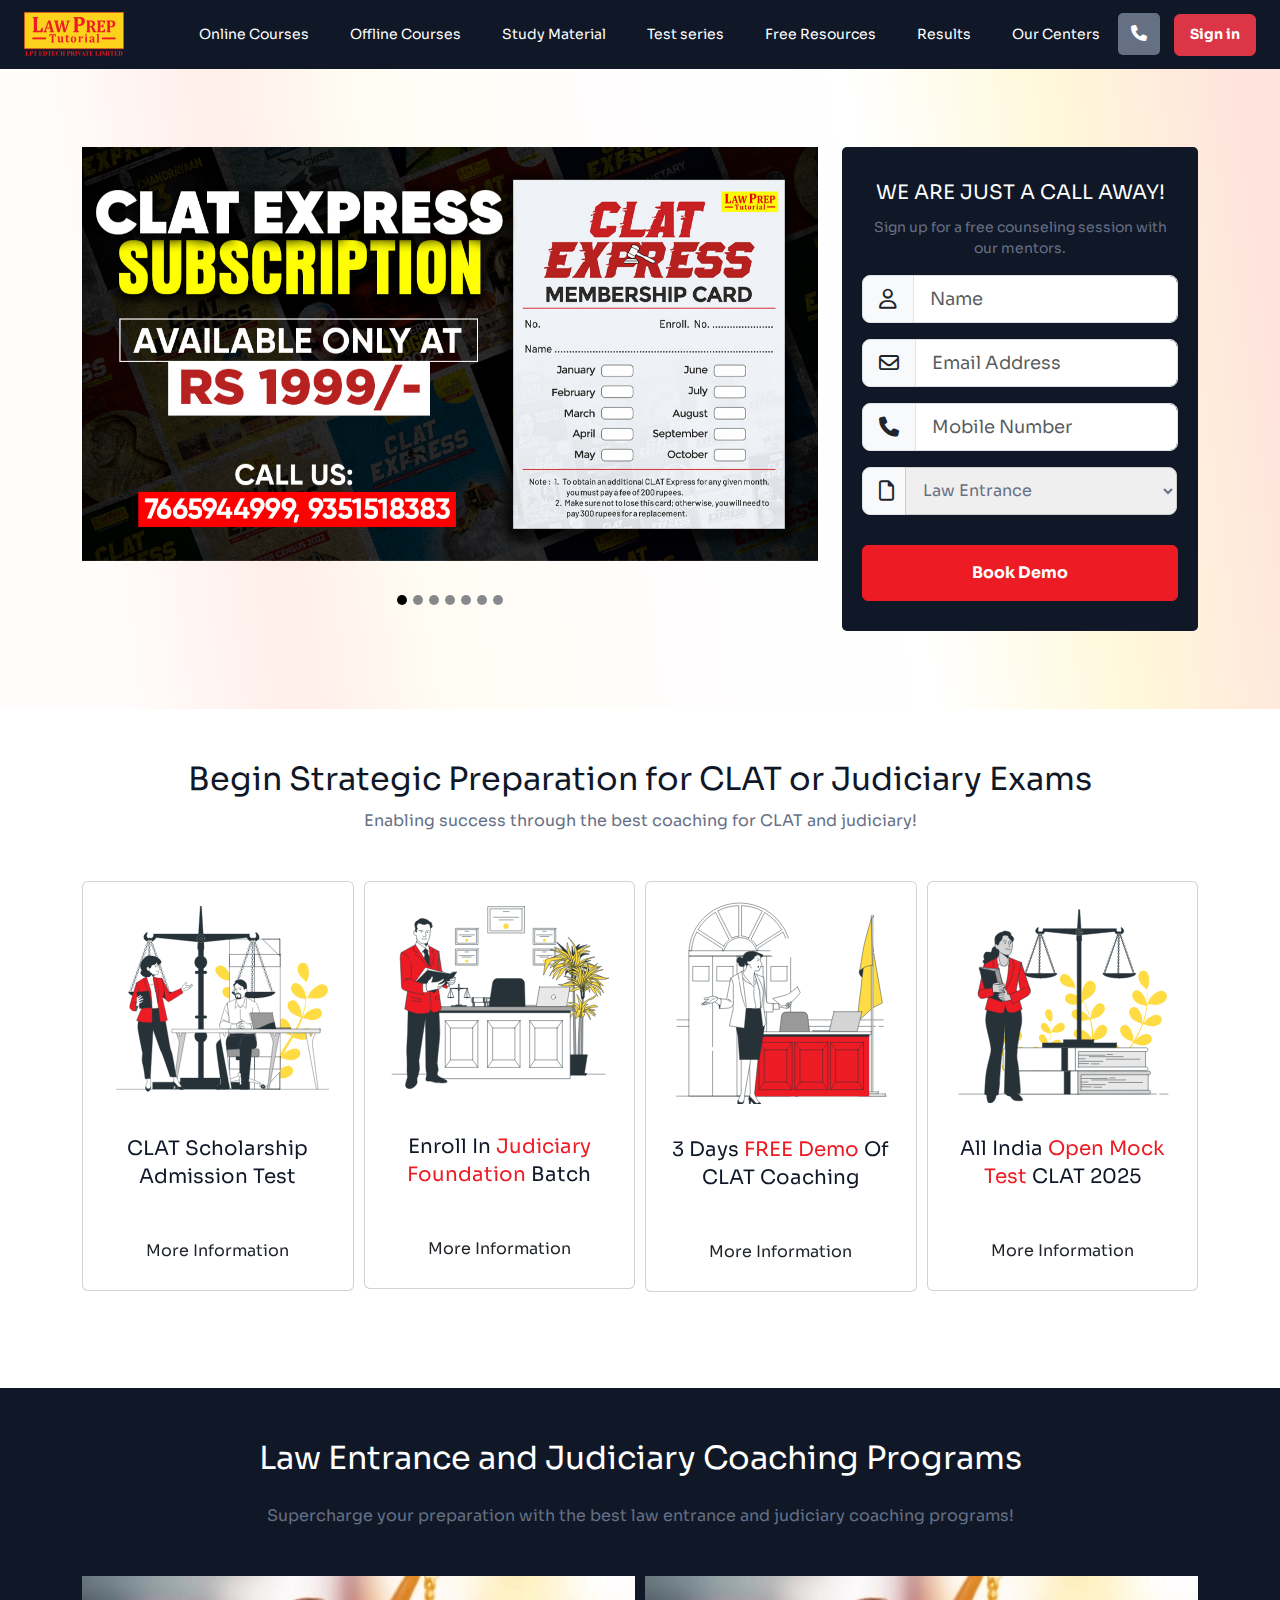
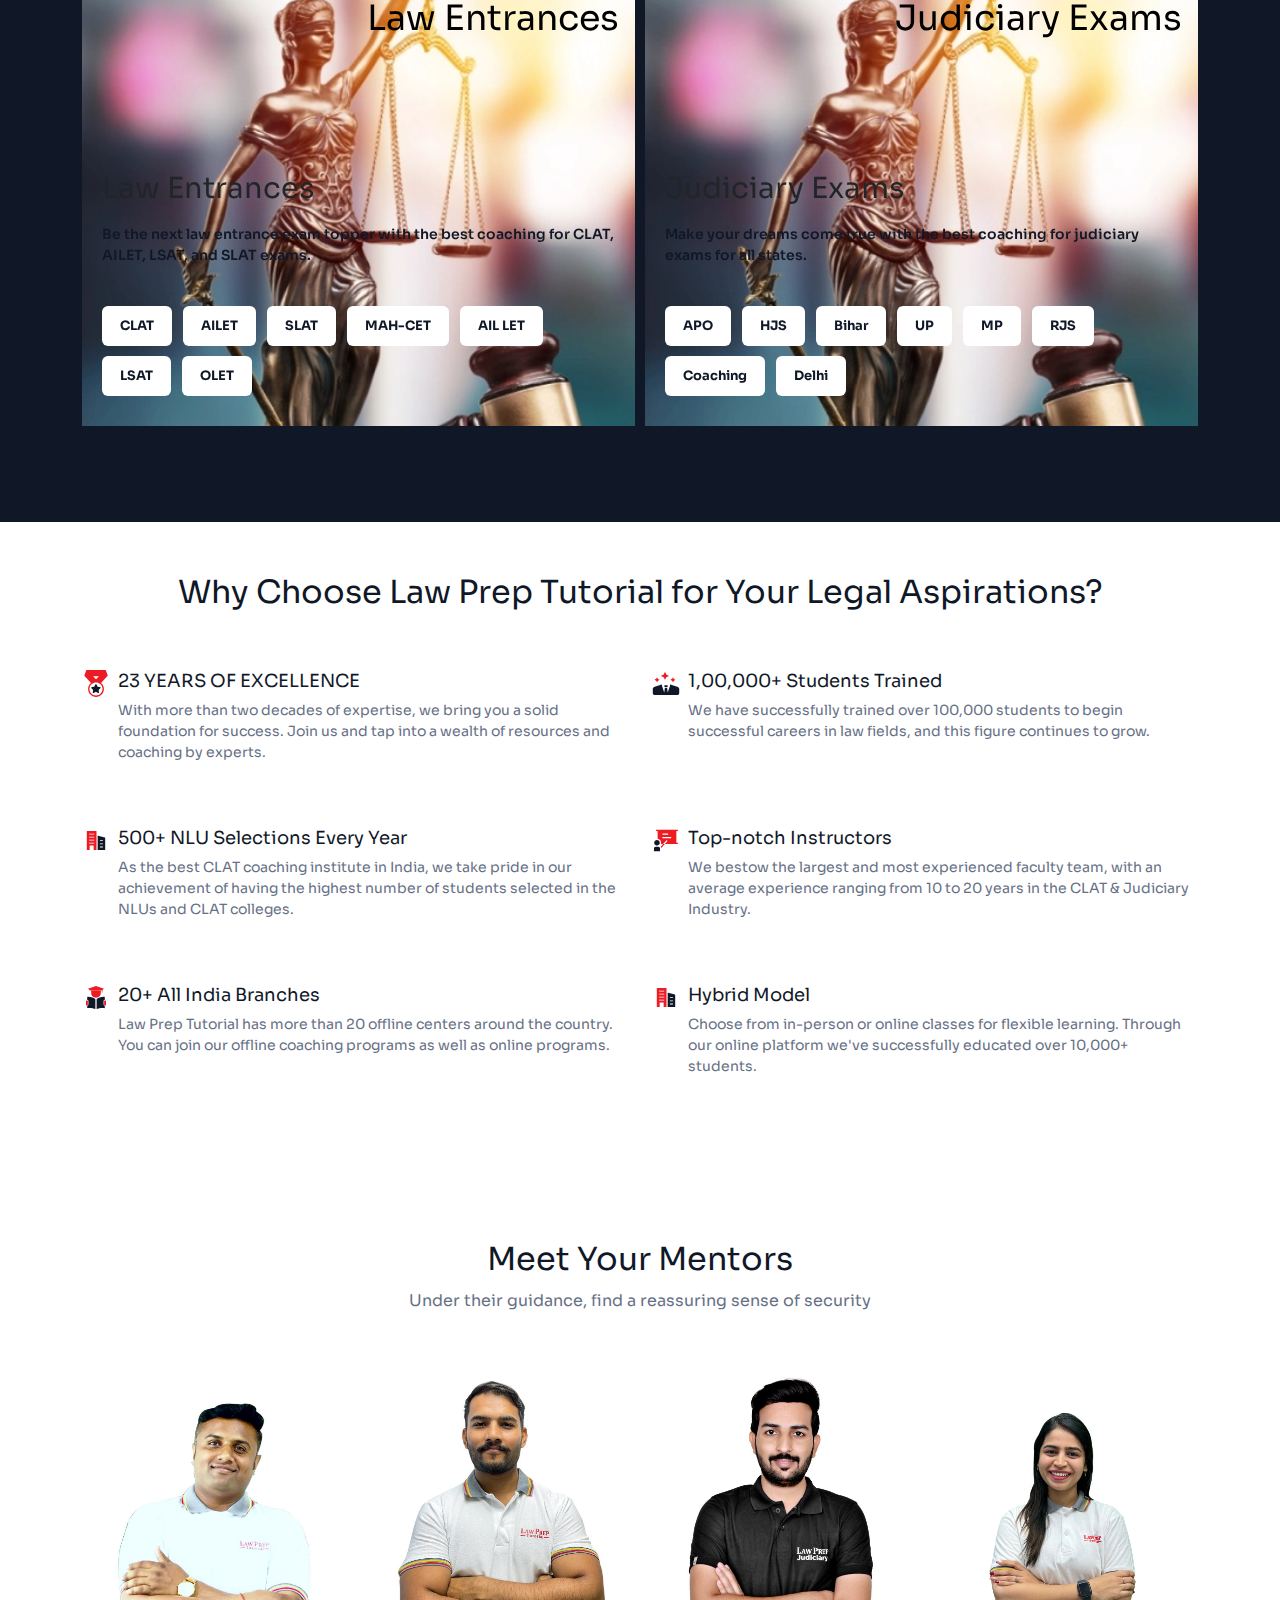
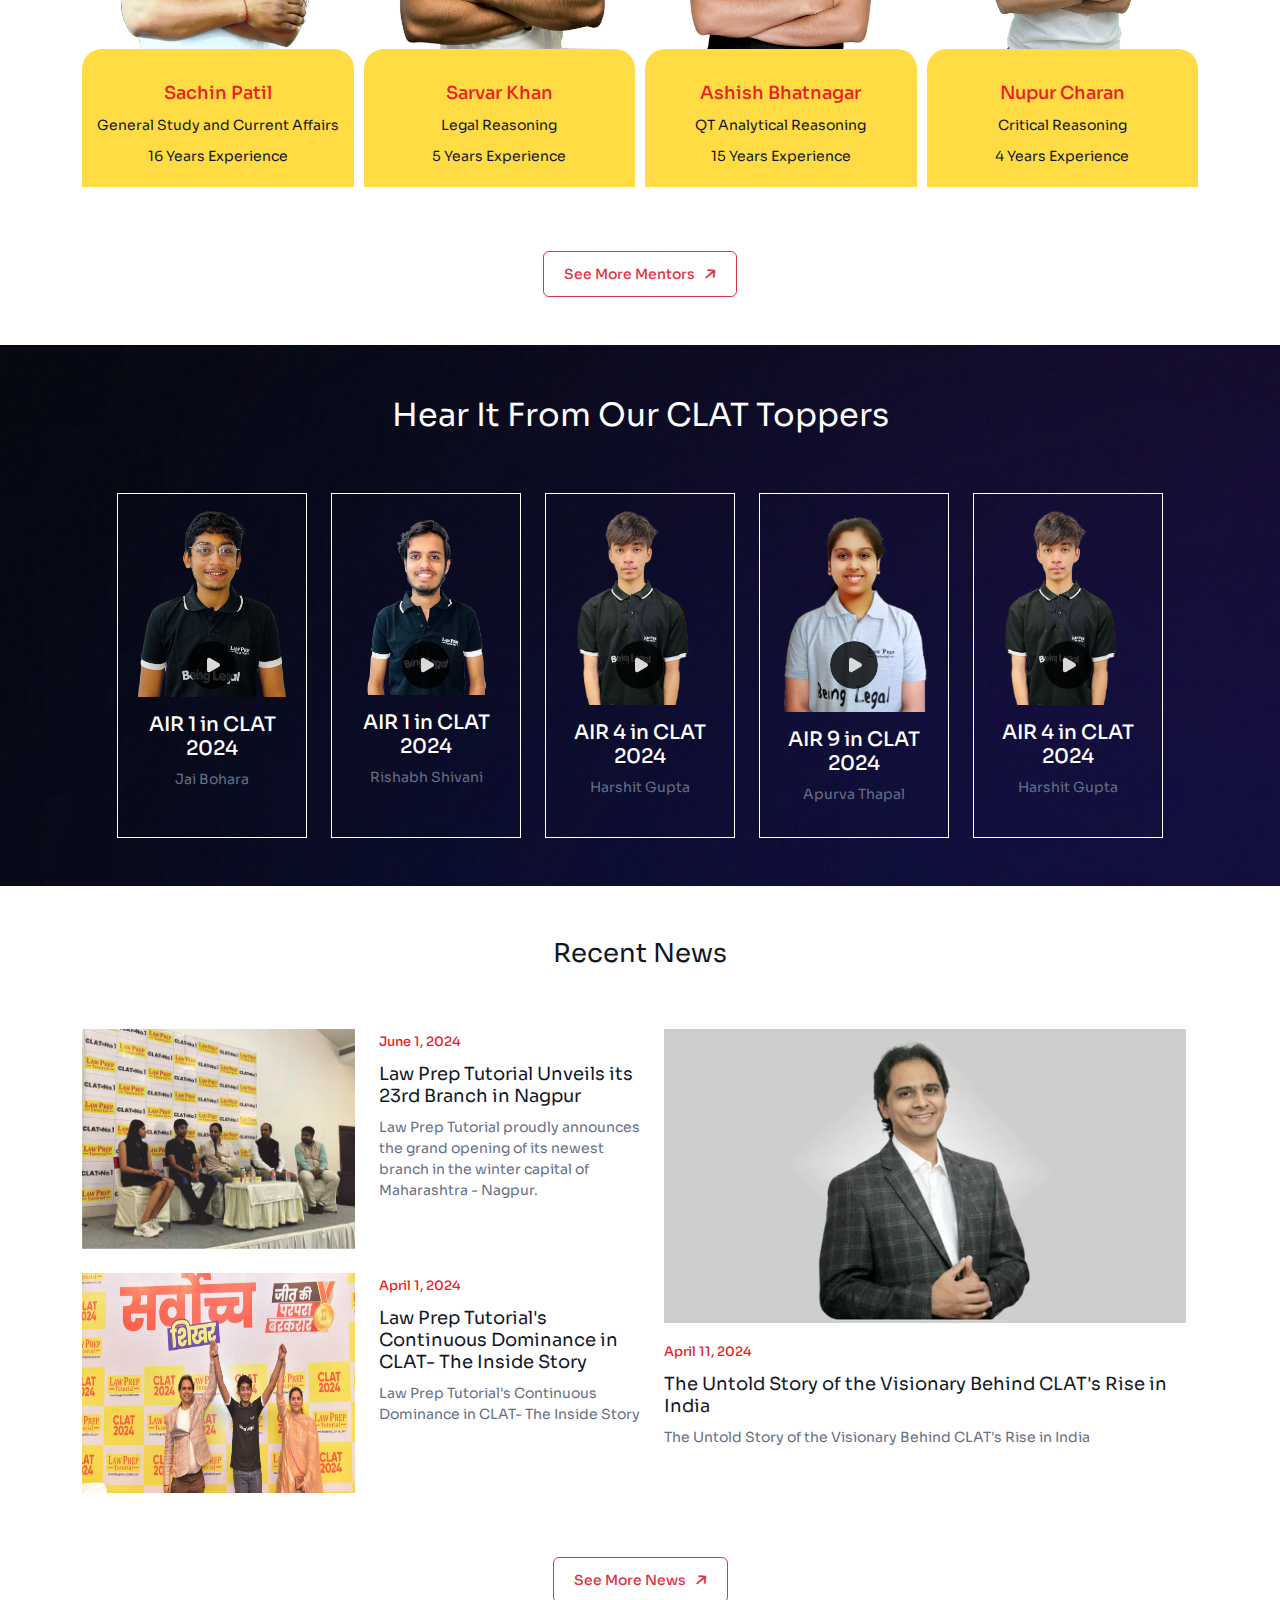
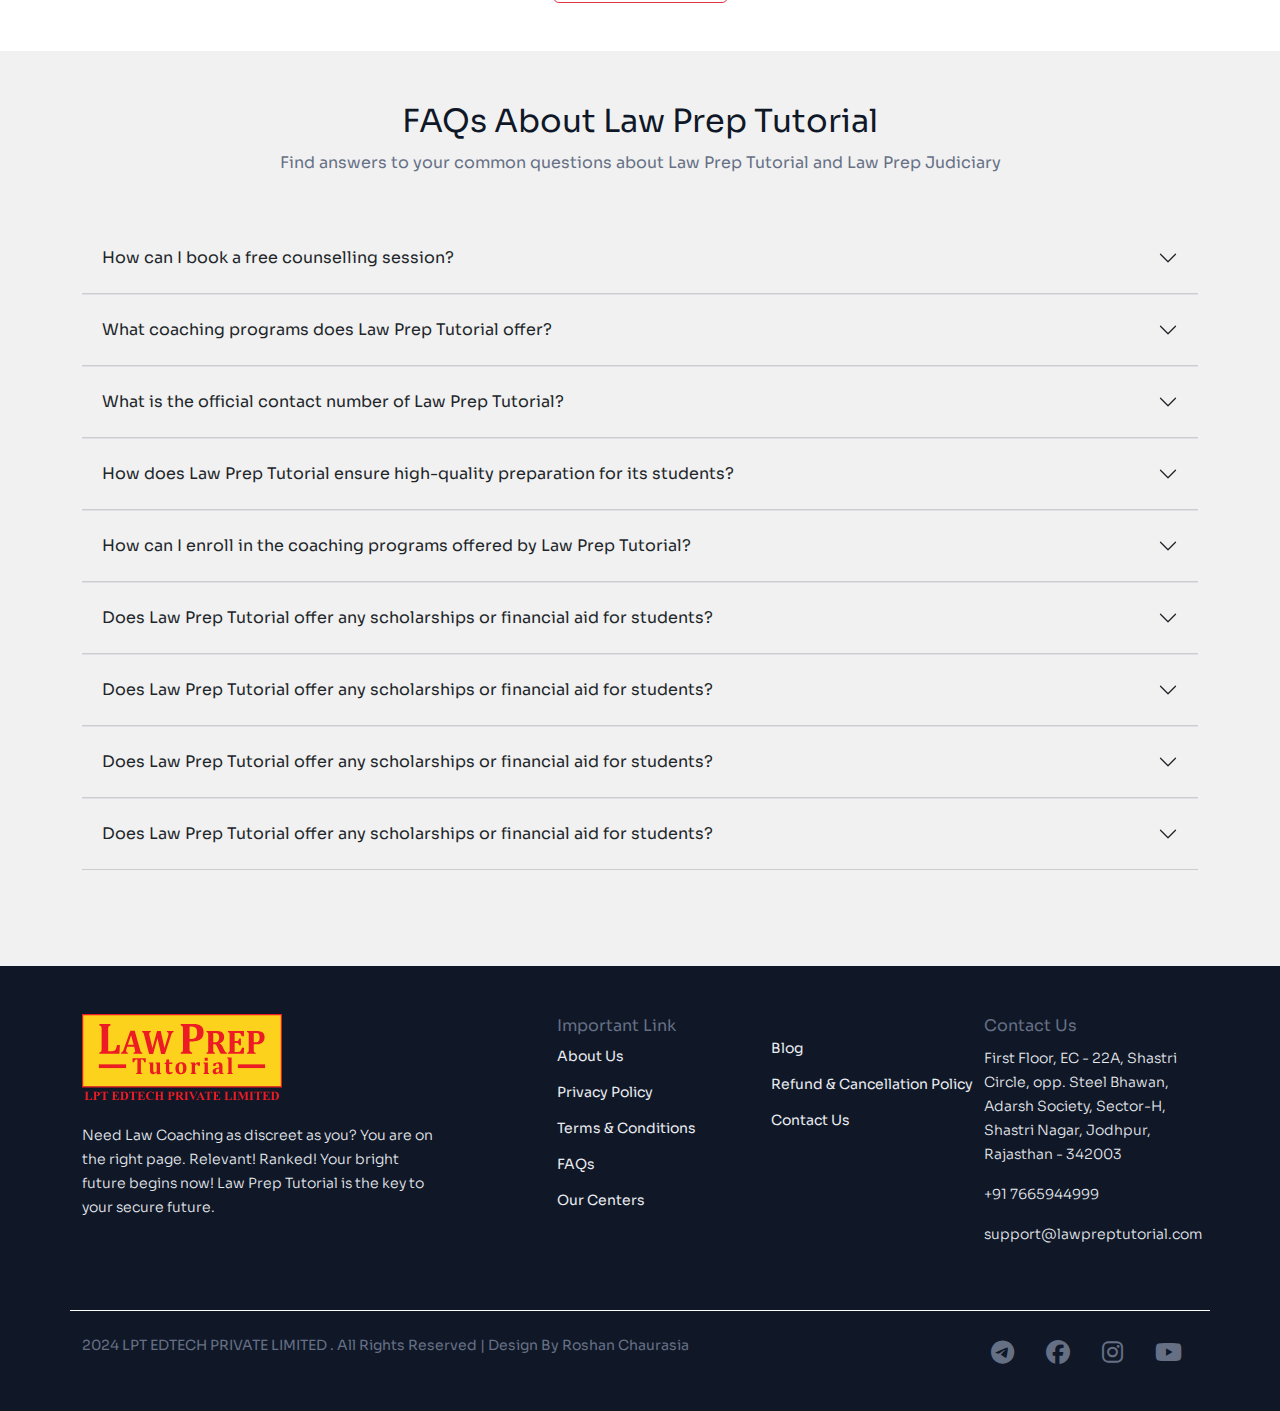
<file: index.html>
<!DOCTYPE html>
<html lang="en">

<head>
  <meta charset="utf-8" />
  <meta name="viewport" content="width=device-width, initial-scale=1" />
  <title>Law Prep Tutorial: Best CLAT</title>
  <link rel="stylesheet" href="https://cdnjs.cloudflare.com/ajax/libs/font-awesome/6.5.2/css/all.min.css" />
  <link href="https://cdn.jsdelivr.net/npm/bootstrap@5.3.3/dist/css/bootstrap.min.css" rel="stylesheet"
    integrity="sha384-QWTKZyjpPEjISv5WaRU9OFeRpok6YctnYmDr5pNlyT2bRjXh0JMhjY6hW+ALEwIH" crossorigin="anonymous" />
  <link rel="stylesheet" href="https://cdnjs.cloudflare.com/ajax/libs/OwlCarousel2/2.3.4/assets/owl.carousel.min.css">
  <link rel="stylesheet"
    href="https://cdnjs.cloudflare.com/ajax/libs/OwlCarousel2/2.3.4/assets/owl.theme.default.min.css">
  <link rel="stylesheet" href="CSS/style.css" />
  <link rel="stylesheet" href="CSS/responsive.css" />
</head>

<body>
  <!-- ! Call Button Modal Section Start -->
  <div class="modal" id="callBtnModal" tabindex="-1">
    <div class="modal-dialog">
      <div class="modal-content">
        <div class="modal-header">
          <h5 class="modal-title">SUPPORT</h5>
          <button type="button" class="btn-close" data-bs-dismiss="modal" aria-label="Close"></button>
        </div>
        <div class="modal-body">
          <h6>Our friendly team is here to help.</h6>
          <div class="mb-2">Call Us: <strong>7 Days 9:30 AM to 7:30 PM</strong></div>
          <div class="commonBox">
            <p>For CLAT Admission Queries Call</p>
            <div class="mb-2"><strong>+91 76659 44999</strong></div>
          </div>
          <div class="commonBox">
            <p>For Judiciary Admission Queries Call</p>
            <div class="mb-2"><strong>+91 76655 64455</strong></div>
          </div>
          <div class="commonBox">
            <p>For Live Classes/Technical Queries Call</p>
            <div class="mb-2"><strong>+91 76659 04888</strong> / <strong>+91 7851955135</strong></div>
          </div>
          <div class="commonBox">
            <p>For Student Portal & Courier Queries Call</p>
            <div class="mb-2"><strong>+91 93529 07311</strong></div>
          </div>
          <div class="commonBox">
            <p>For General Queries Call:</p>
            <div class="mb-2"><strong>0291-2655777</strong></div>
          </div>
        </div>
        <div class="modal-footer ">
          <p>For Any Other Queries Mail:</p>
          <div class="text-info">support@lawpreptutorial.com</div>
        </div>
      </div>
    </div>
  </div>
  <!-- ! Call Button Modal Section End -->
  <!-- ! Sign In Modal Section Start -->
  <div class="modal" id="SignInModal" tabindex="-1">
    <div class="modal-dialog">
      <div class="modal-content">
        <div class="modal-header">
          <h6 class="modal-title">Sign In with Mobile Number</h6>
          <button type="button" class="btn-close" data-bs-dismiss="modal" aria-label="Close"></button>
        </div>
        <div class="modal-body">
          <p>We will send you an One time Password on this mobile number.</p>
          <div class="input-group input-group-lg mb-3">
            <span class="input-group-text" id="inputGroup-sizing-lg"><i class="fa-solid fa-phone"></i></span>
            <input type="text" class="form-control" aria-label="Sizing example input"
              aria-describedby="inputGroup-sizing-lg" placeholder="Enter Mobile Number">
          </div>
          <div class="input-group input-group-lg mb-3">
            <span class="input-group-text" id="inputGroup-sizing-lg"><i class="fa-solid fa-lock"></i></span>
            <input type="password" class="form-control" aria-label="Sizing example input"
              aria-describedby="inputGroup-sizing-lg" placeholder="Enter Password">
          </div>
          <div class="d-grid gap-2">
            <button class="btn btn-danger signBtn text-white" type="button">Login Now</button>
          </div>
          <div class="text-center mt-3">
            <p><span class="text-info">Forgot password?</span></p>
            <p>Don`t have an account? <span class="text-info">Sign up</span></p>
          </div>
        </div>
      </div>
    </div>
  </div>
  <!-- ! Sign In Modal Section End -->
  <!-- ! Header Section Start -->
  <header class="container-fluid py-1">
    <nav class="navbar navbar-expand-lg">
      <div class="container-fluid">
        <div class="">
          <button class="navbar-toggler" type="button" data-bs-toggle="offcanvas" data-bs-target="#offcanvasExample"
            aria-controls="navbarNav" aria-expanded="false" aria-label="Toggle navigation">
            <span class="navbar-toggler-icon barIcon"></span>
          </button>
          <a class="navbar-brand" href="index.html">
            <img class="img-fluid" src="images/logo.svg" />
          </a>
        </div>
        <div class="collapse navbar-collapse justify-content-end" id="navbarNav">
          <ul class="navbar-nav">
            <li class="nav-item">
              <a class="nav-link" href="onlineCourses.html">Online Courses</a>
            </li>
            <li class="nav-item">
              <a class="nav-link" href="offlineCourses.html">Offline Courses</a>
            </li>
            <li class="nav-item">
              <a class="nav-link" href="studyMaterial.html">Study Material</a>
            </li>
            <li class="nav-item">
              <a class="nav-link" href="testSeries.html">Test series</a>
            </li>
            <li class="nav-item">
              <a class="nav-link" href="freeResources.html">Free Resources</a>
            </li>
            <li class="nav-item">
              <a class="nav-link" href="results.html">Results</a>
            </li>
            <li class="nav-item">
              <a class="nav-link" href="ourCenters.html">Our Centers</a>
            </li>
          </ul>
        </div>
        <div class="btnGroup">
          <button class="text-white d-none d-sm-inline" data-bs-toggle="modal" data-bs-target="#callBtnModal">
            <i class="fa-solid fa-phone"></i>
          </button>
          <button type="button" class="btn btn-danger" id="signInBtn" data-bs-toggle="modal"
            data-bs-target="#SignInModal">Sign in</button>
        </div>
      </div>
    </nav>

    <div class="offcanvas offcanvas-start" tabindex="-1" id="offcanvasExample" aria-labelledby="offcanvasExampleLabel">
      <div class="offcanvas-header">
        <h5 class="offcanvas-title" id="offcanvasExampleLabel">
          <img class="img-fluid" src="images/logo.svg" />
        </h5>
        <button type="button" class="btn-close" data-bs-dismiss="offcanvas" aria-label="Close"></button>
      </div>
      <div class="offcanvas-body">
        <button type="button" class="btn btn-danger w-100">Sign in</button>
        <ul class="navbar-nav mt-4">
          <li class="nav-item">
            <a class="nav-link" href="onlineCourses.html">Online Courses</a>
          </li>
          <li class="nav-item">
            <a class="nav-link" href="offlineCourses.html">Offline Courses</a>
          </li>
          <li class="nav-item">
            <a class="nav-link" href="studyMaterial.html">Study Material</a>
          </li>
          <li class="nav-item">
            <a class="nav-link" href="testSeries.html">Test series</a>
          </li>
          <li class="nav-item">
            <a class="nav-link" href="freeResources.html">Free Resources</a>
          </li>
          <li class="nav-item">
            <a class="nav-link" href="results.html">Results</a>
          </li>
          <li class="nav-item">
            <a class="nav-link" href="ourCenters.html">Our Centers</a>
          </li>
        </ul>
      </div>
    </div>
  </header>
  <!-- ! Header Section End -->
  <main>
    <!-- ! Hero Section Start -->
    <section class="container-fluid main-hero">
      <div class="container">
        <div class="row py-5 gy-5">
          <div class="col-lg-8 col-12">
            <div id="carouselSlider" class="carousel slide" data-bs-ride="carousel" data-bs-interval="2000">
              <div class="carousel-indicators">
                <button type="button" data-bs-target="#carouselSlider" data-bs-slide-to="0" class="active"
                  aria-current="true" aria-label="Slide 1"></button>
                <button type="button" data-bs-target="#carouselSlider" data-bs-slide-to="1"
                  aria-label="Slide 2"></button>
                <button type="button" data-bs-target="#carouselSlider" data-bs-slide-to="2"
                  aria-label="Slide 3"></button>
                <button type="button" data-bs-target="#carouselSlider" data-bs-slide-to="3"
                  aria-label="Slide 4"></button>
                <button type="button" data-bs-target="#carouselSlider" data-bs-slide-to="4"
                  aria-label="Slide 5"></button>
                <button type="button" data-bs-target="#carouselSlider" data-bs-slide-to="5"
                  aria-label="Slide 6"></button>
                <button type="button" data-bs-target="#carouselSlider" data-bs-slide-to="6"
                  aria-label="Slide 7"></button>
              </div>
              <div class="carousel-inner">
                <div class="carousel-item active">
                  <img src="images/slide1.jpg" class="d-block w-100" alt="..." />
                </div>
                <div class="carousel-item">
                  <img src="images/slide2.jpeg" class="d-block w-100" alt="..." />
                </div>
                <div class="carousel-item">
                  <img src="images/slide3.jpeg" class="d-block w-100" alt="..." />
                </div>
                <div class="carousel-item">
                  <img src="images/slide4.jpeg" class="d-block w-100" alt="..." />
                </div>
                <div class="carousel-item">
                  <img src="images/slide5.jpeg" class="d-block w-100" alt="..." />
                </div>
                <div class="carousel-item">
                  <img src="images/slide6.jpeg" class="d-block w-100" alt="..." />
                </div>
                <div class="carousel-item">
                  <img src="images/slide7.jpg" class="d-block w-100" alt="..." />
                </div>
              </div>
            </div>
          </div>
          <div class="col-lg-4 col-12">
            <form class="text-center hero-form mt-lg-0 mt-5">
              <h5>WE ARE JUST A CALL AWAY!</h5>
              <p>Sign up for a free counseling session with our mentors.</p>
              <div class="input-group input-group-lg mb-3">
                <span class="input-group-text" id="inputGroup-sizing-lg"><i class="fa-regular fa-user"></i></span>
                <input type="text" class="form-control" placeholder="Name" aria-label="Sizing example input"
                  aria-describedby="inputGroup-sizing-lg" />
              </div>
              <div class="input-group input-group-lg mb-3">
                <span class="input-group-text" id="inputGroup-sizing-lg"><i class="fa-regular fa-envelope"></i></span>
                <input type="email" class="form-control" placeholder="Email Address" aria-label="Sizing example input"
                  aria-describedby="inputGroup-sizing-lg" />
              </div>
              <div class="input-group input-group-lg mb-3">
                <span class="input-group-text" id="inputGroup-sizing-lg"><i class="fa-solid fa-phone"></i></span>
                <input type="tel" class="form-control" placeholder="Mobile Number" aria-label="Sizing example input"
                  aria-describedby="inputGroup-sizing-lg" />
              </div>
              <div class="input-group input-group-lg mb-3">
                <span class="input-group-text" style="width: 14%" id="inputGroup-sizing-lg"><i
                    class="fa-regular fa-file"></i></span>
                <select name="course" id="form-select--box"
                  style="width: 86%; height: 48px; border-radius: 0px 8px 8px 0px;">
                  <option value="Law Entrance">Law Entrance</option>
                  <option value="Judiciary Exams">Judiciary Exams</option>
                </select>
              </div>
              <div class="d-grid gap-2">
                <button class="btn btn-danger formBtn" type="button">
                  Book Demo
                </button>
              </div>
            </form>
          </div>
        </div>
      </div>
    </section>
    <!-- ! Hero Section End -->
    <!-- ! Strategic Preparation Section Start -->
    <section class="container-fluid">
      <div class="container text-center py-5 strategic-middle">
        <h2 class="common-H2">
          Begin Strategic Preparation for CLAT or Judiciary Exams
        </h2>
        <span class="common-span">Enabling success through the best coaching for CLAT and
          judiciary!</span>
        <div class="row">
          <div class="col-12 py-5">


            <div class="owl-carousel owl-theme" id="strategicPrepCarousel">
              <div class="item">
                <div class="card strategy-Card pt-3">
                  <figure class="px-4">
                    <img src="images/stratgy-img1.svg" class="card-img-top img-fluid" alt="..." />
                  </figure>
                  <div class="card-body">
                    <h5 class="card-title strategy-H5">
                      CLAT Scholarship Admission Test
                    </h5>
                    <span class="mt-5 mb-2 d-block span-red">More Information</span>
                  </div>
                </div>
              </div>
              <div class="item">
                <div class="card strategy-Card pt-3">
                  <figure class="px-4">
                    <img src="images/strategy-img-2.svg" class="card-img-top img-fluid" alt="..." />
                  </figure>
                  <div class="card-body">
                    <h5 class="card-title strategy-H5">
                      Enroll In
                      <span class="card-h5--span">Judiciary Foundation</span>
                      Batch
                    </h5>
                    <span class="mt-5 mb-2 d-block span-red">More Information</span>
                  </div>
                </div>
              </div>
              <div class="item">
                <div class="card strategy-Card pt-3">
                  <figure class="px-4">
                    <img src="images/strategy-img-3.svg" class="card-img-top img-fluid" alt="..." />
                  </figure>
                  <div class="card-body">
                    <h5 class="card-title strategy-H5">
                      3 Days <span class="card-h5--span">FREE Demo</span> Of CLAT
                      Coaching
                    </h5>
                    <span class="mt-5 mb-2 d-block span-red">More Information</span>
                  </div>
                </div>
              </div>
              <div class="item">
                <div class="card strategy-Card pt-3">
                  <figure class="px-4">
                    <img src="images/strategy-img-4.svg" class="card-img-top img-fluid" alt="..." />
                  </figure>
                  <div class="card-body">
                    <h5 class="card-title strategy-H5">
                      All India
                      <span class="card-h5--span">Open Mock Test</span> CLAT 2025
                    </h5>
                    <span class="mt-5 mb-2 d-block span-red">More Information</span>
                  </div>
                </div>
              </div>
            </div>
          </div>

        </div>
      </div>
    </section>
    <!-- ! Strategic Preparation Section End -->
    <!-- ! Coaching Programs Section Start -->
    <section class="container-fluid coaching-programs">
      <div class="container text-center py-5">
        <h2 class="common-H2 text-white mb-4">
          Law Entrance and Judiciary Coaching Programs
        </h2>
        <span class="common-span">Supercharge your preparation with the best law entrance and
          judiciary coaching programs!</span>
        <div class="row justify-content-center my-5 column-gap-4 gap-lg-4 gap-5 judiciary-container">
          <div class="col-12">

            <div class="owl-carousel owl-theme" id="coachingProgramsCarousel">
              <div class="item">
                <div class="judiciary-items">
                  <div class="judiciary-items--overlay p-3">
                    <div class="overlay-head text-md-end text-center">Law Entrances</div>
                    <div class="overlay-body text-start">
                      <h5>Law Entrances</h5>
                      <p>
                        Be the next law entrance exam topper with the best coaching
                        for CLAT, AILET, LSAT, and SLAT exams.
                      </p>
                      <div class="button-grp">
                        <button type="button" class="btn btn-outline-danger">
                          CLAT
                        </button>
                        <button type="button" class="btn btn-outline-danger">
                          AILET
                        </button>
                        <button type="button" class="btn btn-outline-danger">
                          SLAT
                        </button>
                        <button type="button" class="btn btn-outline-danger">
                          MAH-CET
                        </button>
                        <button type="button" class="btn btn-outline-danger">
                          AIL LET
                        </button>
                        <button type="button" class="btn btn-outline-danger">
                          LSAT
                        </button>
                        <button type="button" class="btn btn-outline-danger">
                          OLET
                        </button>
                      </div>
                    </div>
                  </div>
                </div>
              </div>
              <div class="item">
                <div class="judiciary-items">
                  <div class="judiciary-items--overlay p-3">
                    <div class="overlay-head text-md-end text-center">Judiciary Exams</div>
                    <div class="overlay-body text-start">
                      <h5>Judiciary Exams</h5>
                      <p>
                        Make your dreams come true with the best coaching for
                        judiciary exams for all states.
                      </p>
                      <div class="button-grp">
                        <button type="button" class="btn btn-outline-danger">
                          APO
                        </button>
                        <button type="button" class="btn btn-outline-danger">
                          HJS
                        </button>
                        <button type="button" class="btn btn-outline-danger">
                          Bihar
                        </button>
                        <button type="button" class="btn btn-outline-danger">
                          UP
                        </button>
                        <button type="button" class="btn btn-outline-danger">
                          MP
                        </button>
                        <button type="button" class="btn btn-outline-danger">
                          RJS
                        </button>
                        <button type="button" class="btn btn-outline-danger">
                          Coaching
                        </button>
                        <button type="button" class="btn btn-outline-danger">
                          Delhi
                        </button>
                      </div>
                    </div>
                  </div>
                </div>
              </div>
            </div>
          </div>
        </div>
    </section>
    <!-- ! Coaching Programs Section End -->
    <!-- ! Why Choose Section Start -->
    <section class="container-fluid">
      <div class="container py-5">
        <h2 class="common-H2">
          Why Choose Law Prep Tutorial for Your Legal Aspirations?
        </h2>
        <div class="row py-5 row-gap-lg-5 row-gap-4">
          <div class="col-lg-6 col-12 d-flex column-gap-2">
            <div class="why-points-image">
              <img src="images/why-medal.svg" />
            </div>
            <div class="why-points--content">
              <h6>23 YEARS OF EXCELLENCE</h6>
              <p>
                With more than two decades of expertise, we bring you a solid
                foundation for success. Join us and tap into a wealth of
                resources and coaching by experts.
              </p>
            </div>
          </div>
          <div class="col-lg-6 col-12 d-flex column-gap-2">
            <div class="why-points-image">
              <img src="images/why-students.svg" />
            </div>
            <div class="why-points--content">
              <h6>1,00,000+ Students Trained</h6>
              <p>
                We have successfully trained over 100,000 students to begin
                successful careers in law fields, and this figure continues to
                grow.
              </p>
            </div>
          </div>
          <div class="col-lg-6 col-12 d-flex column-gap-2">
            <div class="why-points-image">
              <img src="images/why-selections.svg" />
            </div>
            <div class="why-points--content">
              <h6>500+ NLU Selections Every Year</h6>
              <p>
                As the best CLAT coaching institute in India, we take pride in
                our achievement of having the highest number of students
                selected in the NLUs and CLAT colleges.
              </p>
            </div>
          </div>
          <div class="col-lg-6 col-12 d-flex column-gap-2">
            <div class="why-points-image">
              <img src="images/why-top--notch.svg" />
            </div>
            <div class="why-points--content">
              <h6>Top-notch Instructors</h6>
              <p>
                We bestow the largest and most experienced faculty team, with
                an average experience ranging from 10 to 20 years in the CLAT
                & Judiciary Industry.
              </p>
            </div>
          </div>
          <div class="col-lg-6 col-12 d-flex column-gap-2">
            <div class="why-points-image">
              <img src="images/why-branches.svg" />
            </div>
            <div class="why-points--content">
              <h6>20+ All India Branches</h6>
              <p>
                Law Prep Tutorial has more than 20 offline centers around the
                country. You can join our offline coaching programs as well as
                online programs.
              </p>
            </div>
          </div>
          <div class="col-lg-6 col-12 d-flex column-gap-2">
            <div class="why-points-image">
              <img src="images/why-hybrid.svg" />
            </div>
            <div class="why-points--content">
              <h6>Hybrid Model</h6>
              <p>
                Choose from in-person or online classes for flexible learning.
                Through our online platform we've successfully educated over
                10,000+ students.
              </p>
            </div>
          </div>
        </div>
      </div>
    </section>
    <!-- ! Why Choose Section End -->
    <!-- ! Meet Mentors Section Start -->
    <section class="container-fluid">
      <div class="container py-5 text-center">
        <h2 class="common-H2">Meet Your Mentors</h2>
        <span class="common-span">Under their guidance, find a reassuring sense of security</span>
        <div class="row my-5">
          <div class="owl-carousel owl-theme" id="meetMentorsCarousel">
            <div class="item">
          <div class="py-3 mentor-box">
            <figure>
              <img src="images/teacher1.jpg" class="img-fluid" />
            </figure>
            <div class="mentorInfo">
              <h6>Sachin Patil</h6>
              <p>General Study and Current Affairs</p>
              <p>16 Years Experience</p>
            </div>
          </div>
          </div>
          <div class="item">
          <div class="py-3 mentor-box">
            <figure>
              <img src="images/teacher2.jpg" class="img-fluid" />
            </figure>
            <div class="mentorInfo">
              <h6>Sarvar Khan</h6>
              <p>Legal Reasoning</p>
              <p>5 Years Experience</p>
            </div>
          </div>
          </div>
          <div class="item">
          <div class="py-3 mentor-box">
            <figure>
              <img src="images/mentor3.jpg" class="img-fluid" />
            </figure>
            <div class="mentorInfo">
              <h6>Ashish Bhatnagar</h6>
              <p>QT Analytical Reasoning</p>
              <p>15 Years Experience</p>
            </div>
          </div>
          </div>
          <div class="item">
          <div class="py-3 mentor-box">
            <figure>
              <img src="images/teacher4.png" class="img-fluid" />
            </figure>
            <div class="mentorInfo">
              <h6>Nupur Charan</h6>
              <p>Critical Reasoning</p>
              <p>4 Years Experience</p>
            </div>
          </div>
          </div>
        </div>
        </div>
        <button type="button" class="btn btn-outline-danger d-table m-auto newsBtn">
          See More Mentors &nbsp; <i class="fa-solid fa-arrow-right"></i>
        </button>
      </div>
    </section>
    <!-- ! Meet Mentors Section End -->
    <!-- ! Our Toppers Section Start -->
    <section class="container-fluid main-OurToppers">
      <div class="container pt-5">
        <h2 class="common-H2 text-white">Hear It From Our CLAT Toppers</h2>
        <div class="row py-5 justify-content-center column-gap-lg-4 column-gap-4 row-gap-lg-0 row-gap-4">
          <div class="col-lg-2 py-lg-3 py-0 topper-box">
            <img src="images/play-icon.svg" class="playIcon" />
            <figure>
              <img src="images/stu1.png" class="img-fluid" />
            </figure>
            <div class="text-center topperInfo">
              <h5 class="text-white">AIR 1 in CLAT 2024</h5>
              <p>Jai Bohara</p>
            </div>
          </div>
          <div class="col-lg-2 py-lg-3 py-0 topper-box">
            <img src="images/play-icon.svg" class="playIcon" />
            <figure>
              <img src="images/stu7.png" class="img-fluid" />
            </figure>
            <div class="text-center topperInfo">
              <h5 class="text-white">AIR 1 in CLAT 2024</h5>
              <p>Rishabh Shivani</p>
            </div>
          </div>
          <div class="col-lg-2 py-lg-3 py-0 topper-box">
            <img src="images/play-icon.svg" class="playIcon" />
            <figure>
              <img src="images/chap-stu.png" class="img-fluid" />
            </figure>
            <div class="text-center topperInfo">
              <h5 class="text-white">AIR 4 in CLAT 2024</h5>
              <p>Harshit Gupta</p>
            </div>
          </div>
          <div class="col-lg-2 py-lg-3 py-0 topper-box">
            <img src="images/play-icon.svg" class="playIcon" />
            <figure>
              <img src="images/stu4.png" class="img-fluid" />
            </figure>
            <div class="text-center topperInfo">
              <h5 class="text-white">AIR 9 in CLAT 2024</h5>
              <p>Apurva Thapal</p>
            </div>
          </div>
          <div class="col-lg-2 py-lg-3 py-0 topper-box">
            <img src="images/play-icon.svg" class="playIcon" />
            <figure>
              <img src="images/chap-stu.png" class="img-fluid" />
            </figure>
            <div class="text-center topperInfo">
              <h5 class="text-white">AIR 4 in CLAT 2024</h5>
              <p>Harshit Gupta</p>
            </div>
          </div>
        </div>
      </div>
    </section>
    <!-- ! Our Toppers Section End -->
    <!-- ! Recent News Section Start -->
    <section class="container-fluid">
      <div class="container py-5">
        <h3 class="common-H3">Recent News</h3>
        <div class="row py-5">
          <div class="col-lg-6 col-12">
            <div class="d-flex column-gap-4 mb-2 news1">
              <figure class="col-6">
                <img src="images/news1.jpg" class="news1-img" />
                <div class="news-overlay"></div>
              </figure>
              <div class="col-6 news-content">
                <span>June 1, 2024</span>
                <h4>Law Prep Tutorial Unveils its 23rd Branch in Nagpur</h4>
                <p class="">
                  Law Prep Tutorial proudly announces the grand opening of its
                  newest branch in the winter capital of Maharashtra - Nagpur.
                </p>
              </div>
            </div>
            <div class="d-flex column-gap-4 news1">
              <figure class="col-6">
                <img src="images/news2.jpg" class="news1-img" />
                <div class="news-overlay"></div>
              </figure>
              <div class="col-6 news-content">
                <span>April 1, 2024</span>
                <h4>
                  Law Prep Tutorial's Continuous Dominance in CLAT- The Inside
                  Story
                </h4>
                <p class="">
                  Law Prep Tutorial's Continuous Dominance in CLAT- The Inside
                  Story
                </p>
              </div>
            </div>
          </div>
          <div class="col-lg-6 col-12">
            <div class="container-fluid news1">
              <figure class="w-100 h-100">
                <img src="images/news3.webp" class="img-fluid news1-img" />
                <div class="news-overlay"></div>
              </figure>
              <div class="news-content">
                <span>April 11, 2024</span>
                <h4>
                  The Untold Story of the Visionary Behind CLAT's Rise in
                  India
                </h4>
                <p class="">
                  The Untold Story of the Visionary Behind CLAT's Rise in
                  India
                </p>
              </div>
            </div>
          </div>
        </div>
        <button type="button" class="btn btn-outline-danger d-table m-auto newsBtn">
          See More News &nbsp; <i class="fa-solid fa-arrow-right"></i>
        </button>
      </div>
    </section>
    <!-- ! Recent News Section End -->
    <!-- ! FAQs Section Start -->
    <section class="container-fluid main-faq">
      <div class="container text-center py-5">
        <h2 class="common-H2">FAQs About Law Prep Tutorial</h2>
        <span class="common-span">Find answers to your common questions about Law Prep Tutorial and
          Law Prep Judiciary</span>
        <div class="accordion accordion-flush py-5 text-start" id="accordionFlushExample">

          <div class="accordion-item">
            <h2 class="accordion-header">
              <button class="accordion-button collapsed" type="button" data-bs-toggle="collapse"
                data-bs-target="#flush-collapseOne" aria-expanded="false" aria-controls="flush-collapseOne">
                How can I book a free counselling session?
              </button>
            </h2>
            <div id="flush-collapseOne" class="accordion-collapse collapse" data-bs-parent="#accordionFlushExample">
              <div class="accordion-body">
                At Law Prep Tutorial, our committed team of counselors is
                ready to assist you. To schedule a counseling session, please
                reach out to the provided contact number -+91-7665944999 ,
                +91-9414143101 & +91-9351518383.
              </div>
            </div>
          </div>
          <div class="accordion-item">
            <h2 class="accordion-header">
              <button class="accordion-button collapsed" type="button" data-bs-toggle="collapse"
                data-bs-target="#flush-collapseTwo" aria-expanded="false" aria-controls="flush-collapseTwo">
                What coaching programs does Law Prep Tutorial offer?
              </button>
            </h2>
            <div id="flush-collapseTwo" class="accordion-collapse collapse" data-bs-parent="#accordionFlushExample">
              <div class="accordion-body">
                <strong>Law Prep Tutorial</strong> offers offline and online
                coaching for CLAT, AILET, SLAT, LSAT, MHCET, AIL LET, and CUET
                law entrance exams. <br />Additionally, we have
                <strong>Law Prep Judiciary</strong> section, providing
                coaching for various state-level judiciary exams including
                RJS, UP PCS J, Delhi Judiciary, MP Judiciary, Gujarat
                Judiciary, Bihar Judiciary, Haryana Judiciary, and more.
              </div>
            </div>
          </div>
          <div class="accordion-item">
            <h2 class="accordion-header">
              <button class="accordion-button collapsed" type="button" data-bs-toggle="collapse"
                data-bs-target="#flush-collapseThree" aria-expanded="false" aria-controls="flush-collapseThree">
                What is the official contact number of Law Prep Tutorial?
              </button>
            </h2>
            <div id="flush-collapseThree" class="accordion-collapse collapse" data-bs-parent="#accordionFlushExample">
              <div class="accordion-body">
                You can contact us on the given numbers: +91-7665944999 ,
                +91-9414143101 & +91-9351518383.
              </div>
            </div>
          </div>
          <div class="accordion-item">
            <h2 class="accordion-header">
              <button class="accordion-button collapsed" type="button" data-bs-toggle="collapse"
                data-bs-target="#flush-collfoure" aria-expanded="false" aria-controls="flush-collfoure">
                How does Law Prep Tutorial ensure high-quality preparation for
                its students?
              </button>
            </h2>

            <div id="flush-collfoure" class="accordion-collapse collapse" data-bs-parent="#accordionFlushExample">
              <div class="accordion-body">
                Our institute prides itself on a structured coaching
                methodology that includes experienced teachers, law experts,
                and personalized mentorship. We use premium, scientifically
                designed study materials, AI-based learning management
                systems, and conduct regular Student Performance Analyses to
                ensure each student's needs are met effectively.
              </div>
            </div>
          </div>
          <div class="accordion-item">
            <h2 class="accordion-header">
              <button class="accordion-button collapsed" type="button" data-bs-toggle="collapse"
                data-bs-target="#flush-collFive" aria-expanded="false" aria-controls="flush-collFive">
                How can I enroll in the coaching programs offered by Law Prep
                Tutorial?
              </button>
            </h2>
            <div id="flush-collFive" class="accordion-collapse collapse" data-bs-parent="#accordionFlushExample">
              <div class="accordion-body">
                Interested candidates can enroll through our website, contact
                us via phone or email, or visit any of our centers in over 25
                cities across India for in-person consultation and
                registration.
              </div>
            </div>
          </div>
          <div class="accordion-item">
            <h2 class="accordion-header">
              <button class="accordion-button collapsed" type="button" data-bs-toggle="collapse"
                data-bs-target="#collSix" aria-expanded="false" aria-controls="collSix">
                Does Law Prep Tutorial offer any scholarships or financial aid
                for students?
              </button>
            </h2>
            <div id="collSix" class="accordion-collapse collapse" data-bs-parent="#accordionFlushExample">
              <div class="accordion-body">
                Yes. We offer up to <strong>100% scholarship</strong> to CLAT
                students. You have to apply and take the LPSAT (Law Prep
                Scholarship Admission Test) at any offline center or online.
                Based on your score, the scholarship is offered.
              </div>
            </div>
          </div>


          <div class="accordion-item">
            <h2 class="accordion-header">
              <button class="accordion-button collapsed" type="button" data-bs-toggle="collapse"
                data-bs-target="#collAdd" aria-expanded="false" aria-controls="collAdd">
                Does Law Prep Tutorial offer any scholarships or financial aid
                for students?
              </button>
            </h2>
            <div id="collAdd" class="accordion-collapse collapse" data-bs-parent="#accordionFlushExample">
              <div class="accordion-body">
                Yes. We offer up to <strong>100% scholarship</strong> to CLAT
                students. You have to apply and take the LPSAT (Law Prep
                Scholarship Admission Test) at any offline center or online.
                Based on your score, the scholarship is offered.
              </div>
            </div>
          </div>
          <div class="accordion-item">
            <h2 class="accordion-header">
              <button class="accordion-button collapsed" type="button" data-bs-toggle="collapse"
                data-bs-target="#collSeven" aria-expanded="false" aria-controls="collSeven">
                Does Law Prep Tutorial offer any scholarships or financial aid
                for students?
              </button>
            </h2>
            <div id="collSeven" class="accordion-collapse collapse" data-bs-parent="#accordionFlushExample">
              <div class="accordion-body">
                Yes. We offer up to <strong>100% scholarship</strong> to CLAT
                students. You have to apply and take the LPSAT (Law Prep
                Scholarship Admission Test) at any offline center or online.
                Based on your score, the scholarship is offered.
              </div>
            </div>
          </div>
          <div class="accordion-item">
            <h2 class="accordion-header">
              <button class="accordion-button collapsed" type="button" data-bs-toggle="collapse"
                data-bs-target="#collEight" aria-expanded="false" aria-controls="collEight">
                Does Law Prep Tutorial offer any scholarships or financial aid
                for students?
              </button>
            </h2>
            <div id="collEight" class="accordion-collapse collapse" data-bs-parent="#accordionFlushExample">
              <div class="accordion-body">
                Yes. We offer up to <strong>100% scholarship</strong> to CLAT
                students. You have to apply and take the LPSAT (Law Prep
                Scholarship Admission Test) at any offline center or online.
                Based on your score, the scholarship is offered.
              </div>
            </div>
          </div>
        </div>
      </div>
    </section>
    <!-- ! FAQs Section End -->
  </main>
  <!-- ! Footer Section Start -->
  <footer class="container-fluid">
    <div class="container py-5 footer1 border-bottom border-white">
      <div class="row justify-content-between footer1-row">
        <div class="col-md-4 col-12 d-flex justify-content-between">
          <div class="col-12">
            <img src="images/logo.svg" class="footer-logo" />
            <p>
              Need Law Coaching as discreet as you? You are on the right page.
              Relevant! Ranked! Your bright future begins now! Law Prep
              Tutorial is the key to your secure future.
            </p>
          </div>
        </div>
        <div class="col-md-7 col-12 d-flex justify-content-between footer1-right">
          <div class="col-md-4 ">
            <h4 class="common-span">Important Link</h4>
            <div class="d-flex flex-column infoGrp">
              <span>About Us</span>
              <span>Privacy Policy</span>
              <span>Terms & Conditions</span>
              <span>FAQs</span>
              <span>Our Centers</span>
            </div>
          </div>
          <div class="col-md-4 ">
            <div class="d-flex flex-column infoGrp">
              <span class="mt-4">Blog</span>
              <span>Refund & Cancellation Policy</span>
              <span>Contact Us</span>
            </div>
          </div>
          <div class="col-md-4 ">
            <h4 class="common-span">Contact Us</h4>
            <p>First Floor, EC - 22A, Shastri Circle, opp. Steel Bhawan, Adarsh Society, Sector-H, Shastri Nagar,
              Jodhpur, Rajasthan - 342003</p>
            <p>+91 7665944999</p>
            <p>support@lawpreptutorial.com</p>
          </div>
        </div>
      </div>
    </div>
    <div class="container py-4 footer2 d-flex justify-content-between">
      <p>2024 LPT EDTECH PRIVATE LIMITED . All Rights Reserved | <a href="">Design By Roshan Chaurasia</a></p>
      <ul class="d-flex">
        <li class="mx-3 fs-4"><i class="fa-brands fa-telegram"></i></li>
        <li class="mx-3 fs-4"><i class="fa-brands fa-facebook"></i></li>
        <li class="mx-3 fs-4"><i class="fa-brands fa-instagram"></i></li>
        <li class="mx-3 fs-4"><i class="fa-brands fa-youtube"></i></li>
      </ul>
    </div>
  </footer>
  <!-- ! Footer Section End -->
  <script src="https://cdn.jsdelivr.net/npm/bootstrap@5.3.3/dist/js/bootstrap.bundle.min.js"
    integrity="sha384-YvpcrYf0tY3lHB60NNkmXc5s9fDVZLESaAA55NDzOxhy9GkcIdslK1eN7N6jIeHz"
    crossorigin="anonymous"></script>
  <script src="https://cdnjs.cloudflare.com/ajax/libs/jquery/3.3.1/jquery.min.js"></script>
  <script src="https://cdnjs.cloudflare.com/ajax/libs/OwlCarousel2/2.3.4/owl.carousel.min.js"></script>
  <script src="JS/script.js"></script>
</body>

</html>
</file>
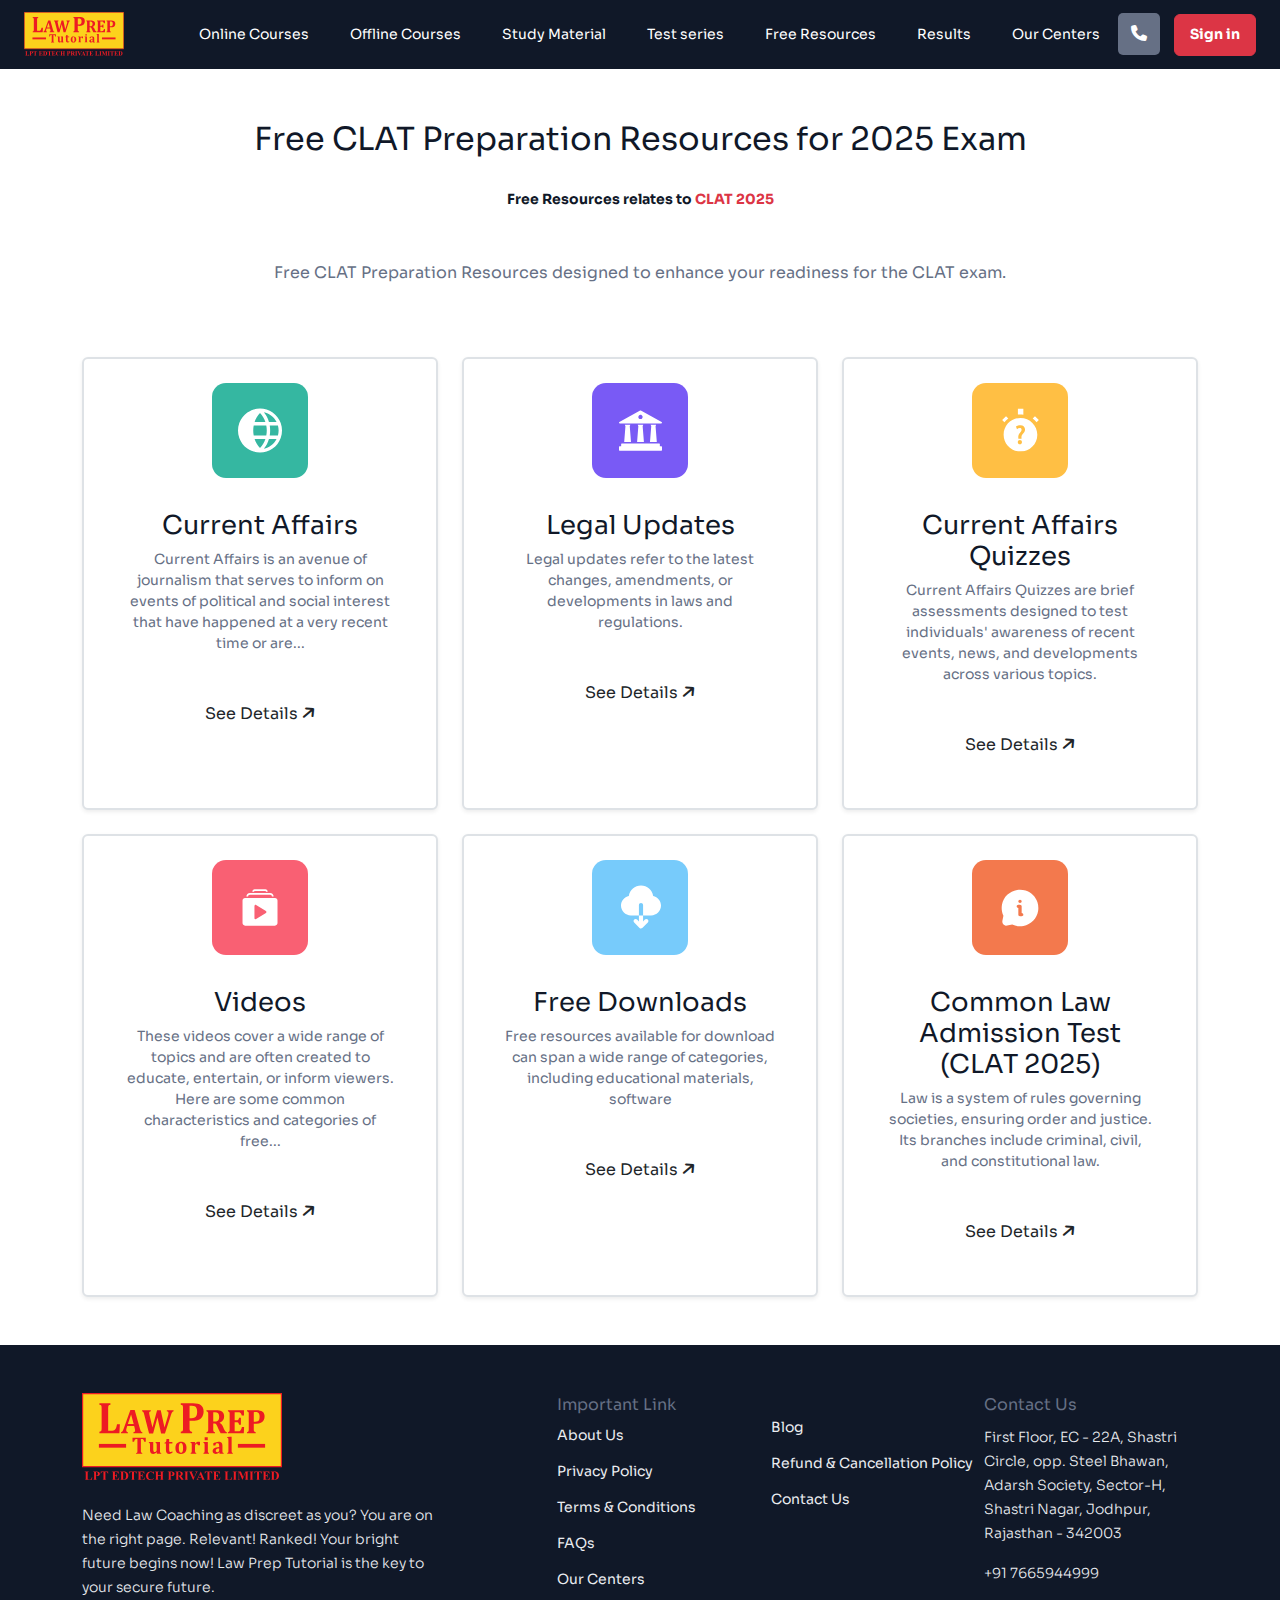
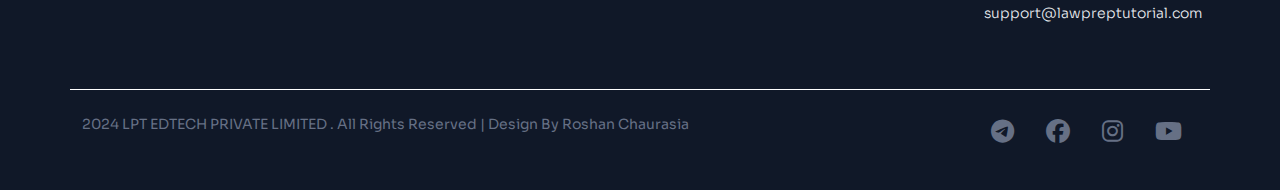
<file: freeResources.html>
<!DOCTYPE html>
<html lang="en">

<head>
  <meta charset="utf-8" />
  <meta name="viewport" content="width=device-width, initial-scale=1" />
  <title>Free CLAT Preparation Resources</title>
  <link rel="stylesheet" href="https://cdnjs.cloudflare.com/ajax/libs/font-awesome/6.5.2/css/all.min.css" />
  <link href="https://cdn.jsdelivr.net/npm/bootstrap@5.3.3/dist/css/bootstrap.min.css" rel="stylesheet"
    integrity="sha384-QWTKZyjpPEjISv5WaRU9OFeRpok6YctnYmDr5pNlyT2bRjXh0JMhjY6hW+ALEwIH" crossorigin="anonymous" />
  <link rel="stylesheet" href="https://cdnjs.cloudflare.com/ajax/libs/OwlCarousel2/2.3.4/assets/owl.carousel.min.css">
  <link rel="stylesheet"
    href="https://cdnjs.cloudflare.com/ajax/libs/OwlCarousel2/2.3.4/assets/owl.theme.default.min.css">
  <link rel="stylesheet" href="CSS/style.css" />
  <link rel="stylesheet" href="CSS/responsive.css" />
</head>

<body>
  <!-- ! Call Button Modal Section Start -->
  <div class="modal" id="callBtnModal" tabindex="-1">
    <div class="modal-dialog">
      <div class="modal-content">
        <div class="modal-header">
          <h5 class="modal-title">SUPPORT</h5>
          <button type="button" class="btn-close" data-bs-dismiss="modal" aria-label="Close"></button>
        </div>
        <div class="modal-body">
          <h6>Our friendly team is here to help.</h6>
          <div class="mb-2">Call Us: <strong>7 Days 9:30 AM to 7:30 PM</strong></div>
          <div class="commonBox">
            <p>For CLAT Admission Queries Call</p>
            <div class="mb-2"><strong>+91 76659 44999</strong></div>
          </div>
          <div class="commonBox">
            <p>For Judiciary Admission Queries Call</p>
            <div class="mb-2"><strong>+91 76655 64455</strong></div>
          </div>
          <div class="commonBox">
            <p>For Live Classes/Technical Queries Call</p>
            <div class="mb-2"><strong>+91 76659 04888</strong> / <strong>+91 7851955135</strong></div>
          </div>
          <div class="commonBox">
            <p>For Student Portal & Courier Queries Call</p>
            <div class="mb-2"><strong>+91 93529 07311</strong></div>
          </div>
          <div class="commonBox">
            <p>For General Queries Call:</p>
            <div class="mb-2"><strong>0291-2655777</strong></div>
          </div>
        </div>
        <div class="modal-footer ">
          <p>For Any Other Queries Mail:</p>
          <div class="text-info">support@lawpreptutorial.com</div>
        </div>
      </div>
    </div>
  </div>
  <!-- ! Call Button Modal Section End -->
  <!-- ! Sign In Modal Section Start -->
  <div class="modal" id="SignInModal" tabindex="-1">
    <div class="modal-dialog">
      <div class="modal-content">
        <div class="modal-header">
          <h6 class="modal-title">Sign In with Mobile Number</h6>
          <button type="button" class="btn-close" data-bs-dismiss="modal" aria-label="Close"></button>
        </div>
        <div class="modal-body">
          <p>We will send you an One time Password on this mobile number.</p>
          <div class="input-group input-group-lg mb-3">
            <span class="input-group-text" id="inputGroup-sizing-lg"><i class="fa-solid fa-phone"></i></span>
            <input type="text" class="form-control" aria-label="Sizing example input"
              aria-describedby="inputGroup-sizing-lg" placeholder="Enter Mobile Number">
          </div>
          <div class="input-group input-group-lg mb-3">
            <span class="input-group-text" id="inputGroup-sizing-lg"><i class="fa-solid fa-lock"></i></span>
            <input type="password" class="form-control" aria-label="Sizing example input"
              aria-describedby="inputGroup-sizing-lg" placeholder="Enter Password">
          </div>
          <div class="d-grid gap-2">
            <button class="btn btn-danger signBtn text-white" type="button">Login Now</button>
          </div>
          <div class="text-center mt-3">
            <p><span class="text-info">Forgot password?</span></p>
            <p>Don`t have an account? <span class="text-info">Sign up</span></p>
          </div>
        </div>
      </div>
    </div>
  </div>
  <!-- ! Sign In Modal Section End -->
  <!-- ! Header Section Start -->
  <header class="container-fluid py-1">
    <nav class="navbar navbar-expand-lg">
      <div class="container-fluid">
        <div class="">
          <button class="navbar-toggler" type="button" data-bs-toggle="offcanvas" data-bs-target="#offcanvasExample"
            aria-controls="navbarNav" aria-expanded="false" aria-label="Toggle navigation">
            <span class="navbar-toggler-icon barIcon"></span>
          </button>
          <a class="navbar-brand" href="index.html">
            <img class="img-fluid" src="images/logo.svg" />
          </a>
        </div>
        <div class="collapse navbar-collapse justify-content-end" id="navbarNav">
          <ul class="navbar-nav">
            <li class="nav-item">
              <a class="nav-link" href="onlineCourses.html">Online Courses</a>
            </li>
            <li class="nav-item">
              <a class="nav-link" href="offlineCourses.html">Offline Courses</a>
            </li>
            <li class="nav-item">
              <a class="nav-link" href="studyMaterial.html">Study Material</a>
            </li>
            <li class="nav-item">
              <a class="nav-link" href="testSeries.html">Test series</a>
            </li>
            <li class="nav-item">
              <a class="nav-link" href="freeResources.html">Free Resources</a>
            </li>
            <li class="nav-item">
              <a class="nav-link" href="results.html">Results</a>
            </li>
            <li class="nav-item">
              <a class="nav-link" href="ourCenters.html">Our Centers</a>
            </li>
          </ul>
        </div>
        <div class="btnGroup">
          <button class="text-white d-none d-sm-inline" data-bs-toggle="modal" data-bs-target="#callBtnModal">
            <i class="fa-solid fa-phone"></i>
          </button>
          <button type="button" class="btn btn-danger" id="signInBtn" data-bs-toggle="modal"
            data-bs-target="#SignInModal">Sign in</button>
        </div>
      </div>
    </nav>

    <div class="offcanvas offcanvas-start" tabindex="-1" id="offcanvasExample" aria-labelledby="offcanvasExampleLabel">
      <div class="offcanvas-header">
        <h5 class="offcanvas-title" id="offcanvasExampleLabel">
          <img class="img-fluid" src="images/logo.svg" />
        </h5>
        <button type="button" class="btn-close" data-bs-dismiss="offcanvas" aria-label="Close"></button>
      </div>
      <div class="offcanvas-body">
        <button type="button" class="btn btn-danger w-100">Sign in</button>
        <ul class="navbar-nav mt-4">
          <li class="nav-item">
            <a class="nav-link" href="onlineCourses.html">Online Courses</a>
          </li>
          <li class="nav-item">
            <a class="nav-link" href="offlineCourses.html">Offline Courses</a>
          </li>
          <li class="nav-item">
            <a class="nav-link" href="studyMaterial.html">Study Material</a>
          </li>
          <li class="nav-item">
            <a class="nav-link" href="testSeries.html">Test series</a>
          </li>
          <li class="nav-item">
            <a class="nav-link" href="freeResources.html">Free Resources</a>
          </li>
          <li class="nav-item">
            <a class="nav-link" href="results.html">Results</a>
          </li>
          <li class="nav-item">
            <a class="nav-link" href="ourCenters.html">Our Centers</a>
          </li>
        </ul>
      </div>
    </div>
  </header>
  <!-- ! Header Section End -->
  <main>
    <!-- ! India's Best CLAT Coaching Section Start -->
    <section class="container-fluid">
      <div class="container py-5 text-center">
        <h2 class="common-H2 mb-4">Free CLAT Preparation Resources for 2025 Exam</h2>
        <div class="mb-5">
          <span class="fw-bold lh-lg" style="font-size: 14px; color: #101828;">Free Resources relates to <span
              class="text-danger">CLAT 2025</span></span>
        </div>
        <span class="common-span lh-1">Free CLAT Preparation Resources designed to enhance your readiness for the CLAT
          exam.</span>
      </div>
    </section>
    <!-- ! India's Best CLAT Coaching Section End -->
    <!-- ! Free Resources Section Start -->
    <section class="container-fluid">
      <div class="container mb-5 mt-4">
        <div class="row gy-4">
          <div class="col-lg-4 col-md-6 col-12">
            <div class="card strategy-Card p-4 h-100 shadow-sm border border-2 text-center">
              <figure>
                <img src="images/current-affairs.svg" class="" alt="..." />
              </figure>
              <div class="card-body">
                <h5 class="card-title strategy-H5 span-red"
                  style="font-size: 26px; line-height: 31px; font-weight: 400;">
                  Current Affairs
                </h5>
                <p>Current Affairs is an avenue of journalism that serves to inform on events of political and social
                  interest that have happened at a very recent time or are...</p>
                <span class="mt-5 mb-2 d-block span-red">See Details <i class="fa-solid fa-arrow-right"></i></span>
              </div>
            </div>
          </div>
          <div class="col-lg-4 col-md-6 col-12">
            <div class="card strategy-Card p-4 h-100 shadow-sm border border-2 text-center">
              <figure>
                <img src="images/legal-updates.svg" class="" alt="..." />
              </figure>
              <div class="card-body">
                <h5 class="card-title strategy-H5 span-red"
                  style="font-size: 26px; line-height: 31px; font-weight: 400;">
                  Legal Updates
                </h5>
                <p>Legal updates refer to the latest changes, amendments, or developments in laws and regulations.</p>
                <span class="mt-5 mb-2 d-block span-red">See Details <i class="fa-solid fa-arrow-right"></i></span>
              </div>
            </div>
          </div>
          <div class="col-lg-4 col-md-6 col-12">
            <div class="card strategy-Card p-4 h-100 shadow-sm border border-2 text-center">
              <figure>
                <img src="images/quizzes.svg" class="" alt="..." />
              </figure>
              <div class="card-body">
                <h5 class="card-title strategy-H5 span-red"
                  style="font-size: 26px; line-height: 31px; font-weight: 400;">
                  Current Affairs Quizzes
                </h5>
                <p>Current Affairs Quizzes are brief assessments designed to test individuals' awareness of recent
                  events, news, and developments across various topics.</p>
                <span class="mt-5 mb-2 d-block span-red">See Details <i class="fa-solid fa-arrow-right"></i></span>
              </div>
            </div>
          </div>
          <div class="col-lg-4 col-md-6 col-12">
            <div class="card strategy-Card p-4 h-100 shadow-sm border border-2 text-center">
              <figure>
                <img src="images/videos.svg" class="" alt="..." />
              </figure>
              <div class="card-body">
                <h5 class="card-title strategy-H5 span-red"
                  style="font-size: 26px; line-height: 31px; font-weight: 400;">
                  Videos
                </h5>
                <p>These videos cover a wide range of topics and are often created to educate, entertain, or inform
                  viewers. Here are some common characteristics and categories of free...</p>
                <span class="mt-5 mb-2 d-block span-red">See Details <i class="fa-solid fa-arrow-right"></i></span>
              </div>
            </div>
          </div>
          <div class="col-lg-4 col-md-6 col-12">
            <div class="card strategy-Card p-4 h-100 shadow-sm border border-2 text-center">
              <figure>
                <img src="images/free-download.svg" class="" alt="..." />
              </figure>
              <div class="card-body">
                <h5 class="card-title strategy-H5 span-red"
                  style="font-size: 26px; line-height: 31px; font-weight: 400;">
                  Free Downloads
                </h5>
                <p>Free resources available for download can span a wide range of categories, including educational
                  materials, software</p>
                <span class="mt-5 mb-2 d-block span-red">See Details <i class="fa-solid fa-arrow-right"></i></span>
              </div>
            </div>
          </div>
          <div class="col-lg-4 col-md-6 col-12">
            <div class="card strategy-Card p-4 h-100 shadow-sm border border-2 text-center">
              <figure>
                <img src="images/discribe-categroy.svg" class="" alt="..." />
              </figure>
              <div class="card-body">
                <h5 class="card-title strategy-H5 span-red"
                  style="font-size: 26px; line-height: 31px; font-weight: 400;">
                  Common Law Admission Test (CLAT 2025)
                </h5>
                <p>Law is a system of rules governing societies, ensuring order and justice. Its branches include
                  criminal, civil, and constitutional law.</p>
                <span class="mt-5 mb-2 d-block span-red">See Details <i class="fa-solid fa-arrow-right"></i></span>
              </div>
            </div>
          </div>
        </div>
      </div>
    </section>
    <!-- ! Free Resources Section End -->
    <!-- ! Footer Section Start -->
    <footer class="container-fluid">
      <div class="container py-5 footer1 border-bottom border-white">
        <div class="row justify-content-between footer1-row">
          <div class="col-md-4 col-12 d-flex justify-content-between">
            <div class="col-12">
              <img src="images/logo.svg" class="footer-logo" />
              <p>
                Need Law Coaching as discreet as you? You are on the right page.
                Relevant! Ranked! Your bright future begins now! Law Prep
                Tutorial is the key to your secure future.
              </p>
            </div>
          </div>
          <div class="col-md-7 col-12 d-flex justify-content-between footer1-right">
            <div class="col-md-4 ">
              <h4 class="common-span">Important Link</h4>
              <div class="d-flex flex-column infoGrp">
                <span>About Us</span>
                <span>Privacy Policy</span>
                <span>Terms & Conditions</span>
                <span>FAQs</span>
                <span>Our Centers</span>
              </div>
            </div>
            <div class="col-md-4 ">
              <div class="d-flex flex-column infoGrp">
                <span class="mt-4">Blog</span>
                <span>Refund & Cancellation Policy</span>
                <span>Contact Us</span>
              </div>
            </div>
            <div class="col-md-4 ">
              <h4 class="common-span">Contact Us</h4>
              <p>First Floor, EC - 22A, Shastri Circle, opp. Steel Bhawan, Adarsh Society, Sector-H, Shastri Nagar,
                Jodhpur, Rajasthan - 342003</p>
              <p>+91 7665944999</p>
              <p>support@lawpreptutorial.com</p>
            </div>
          </div>
        </div>
      </div>
      <div class="container py-4 footer2 d-flex justify-content-between">
        <p>2024 LPT EDTECH PRIVATE LIMITED . All Rights Reserved | <a href="">Design By Roshan Chaurasia</a></p>
        <ul class="d-flex">
          <li class="mx-3 fs-4"><i class="fa-brands fa-telegram"></i></li>
          <li class="mx-3 fs-4"><i class="fa-brands fa-facebook"></i></li>
          <li class="mx-3 fs-4"><i class="fa-brands fa-instagram"></i></li>
          <li class="mx-3 fs-4"><i class="fa-brands fa-youtube"></i></li>
        </ul>
      </div>
    </footer>
    <!-- ! Footer Section End -->
    <script src="https://cdn.jsdelivr.net/npm/bootstrap@5.3.3/dist/js/bootstrap.bundle.min.js"
      integrity="sha384-YvpcrYf0tY3lHB60NNkmXc5s9fDVZLESaAA55NDzOxhy9GkcIdslK1eN7N6jIeHz"
      crossorigin="anonymous"></script>
    <script src="https://cdnjs.cloudflare.com/ajax/libs/jquery/3.3.1/jquery.min.js"></script>
    <script src="https://cdnjs.cloudflare.com/ajax/libs/OwlCarousel2/2.3.4/owl.carousel.min.js"></script>
    <script src="JS/script.js"></script>
</body>

</html>
</file>
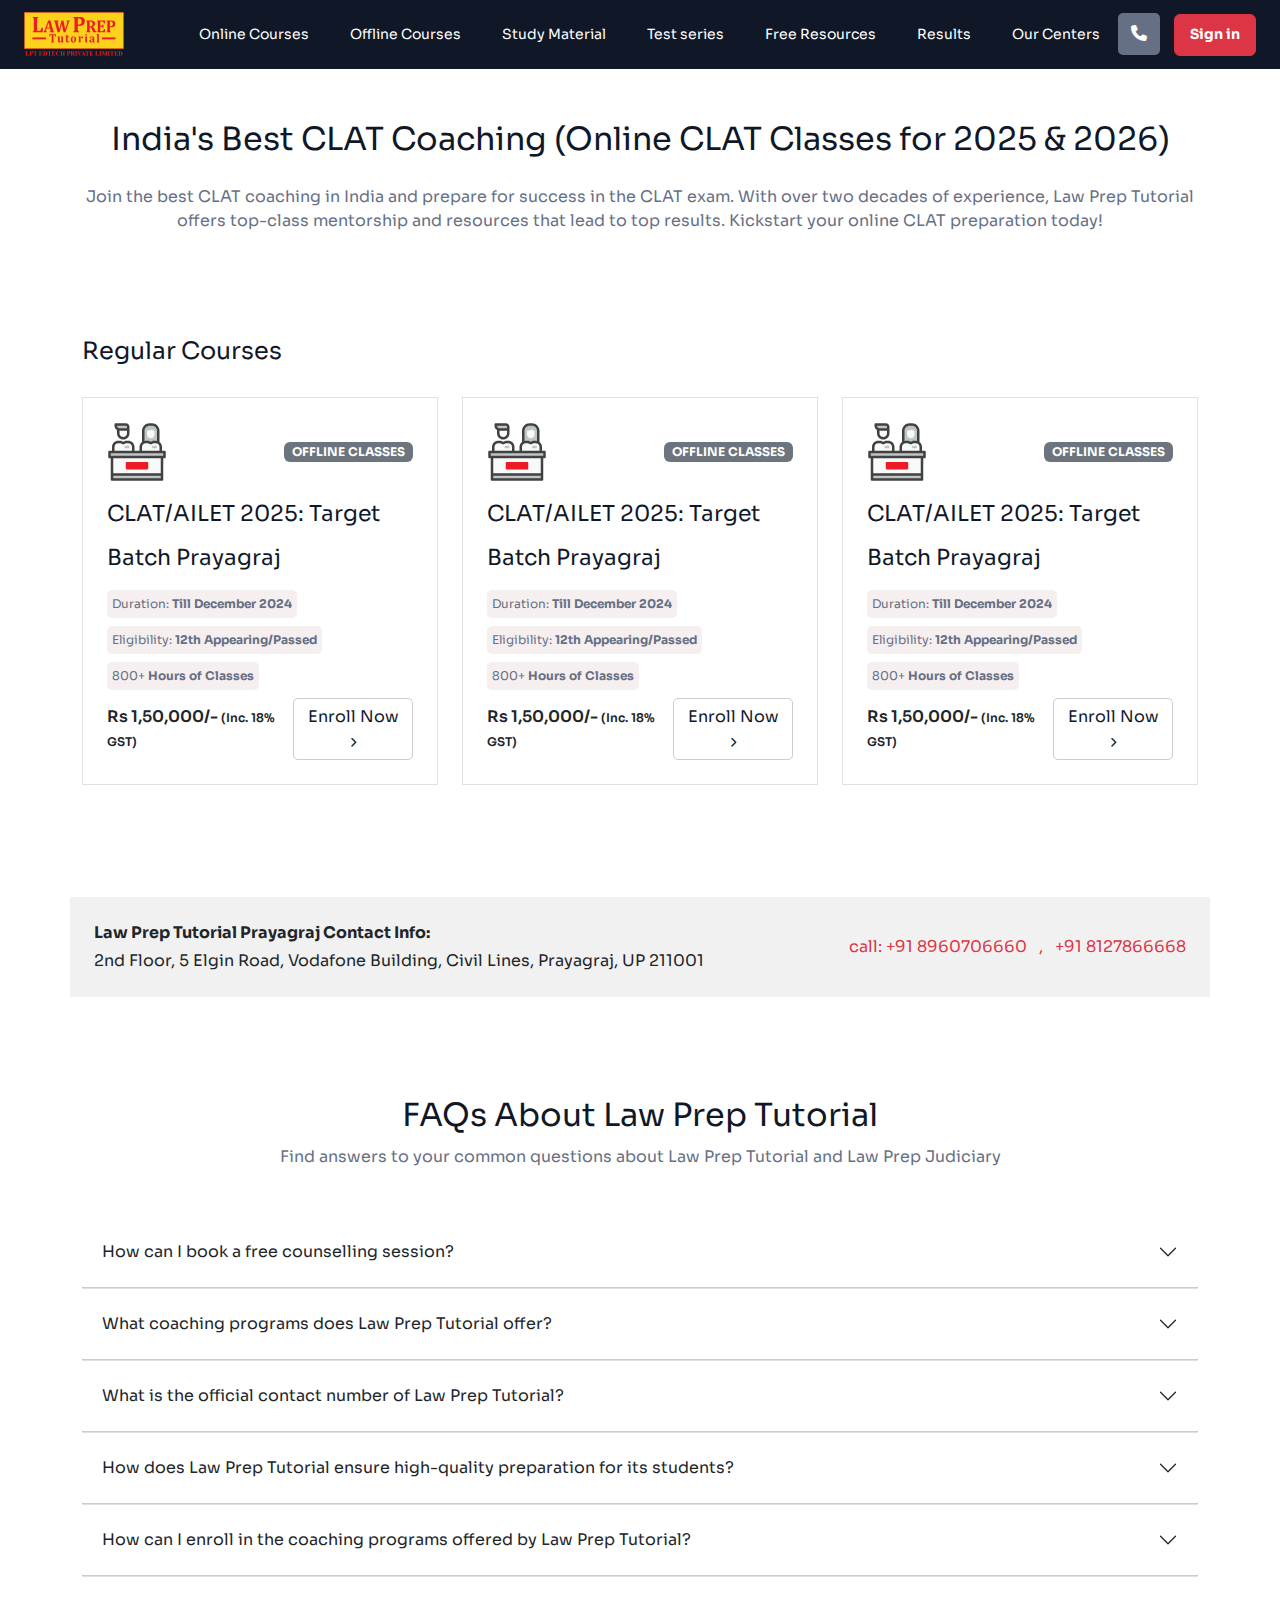
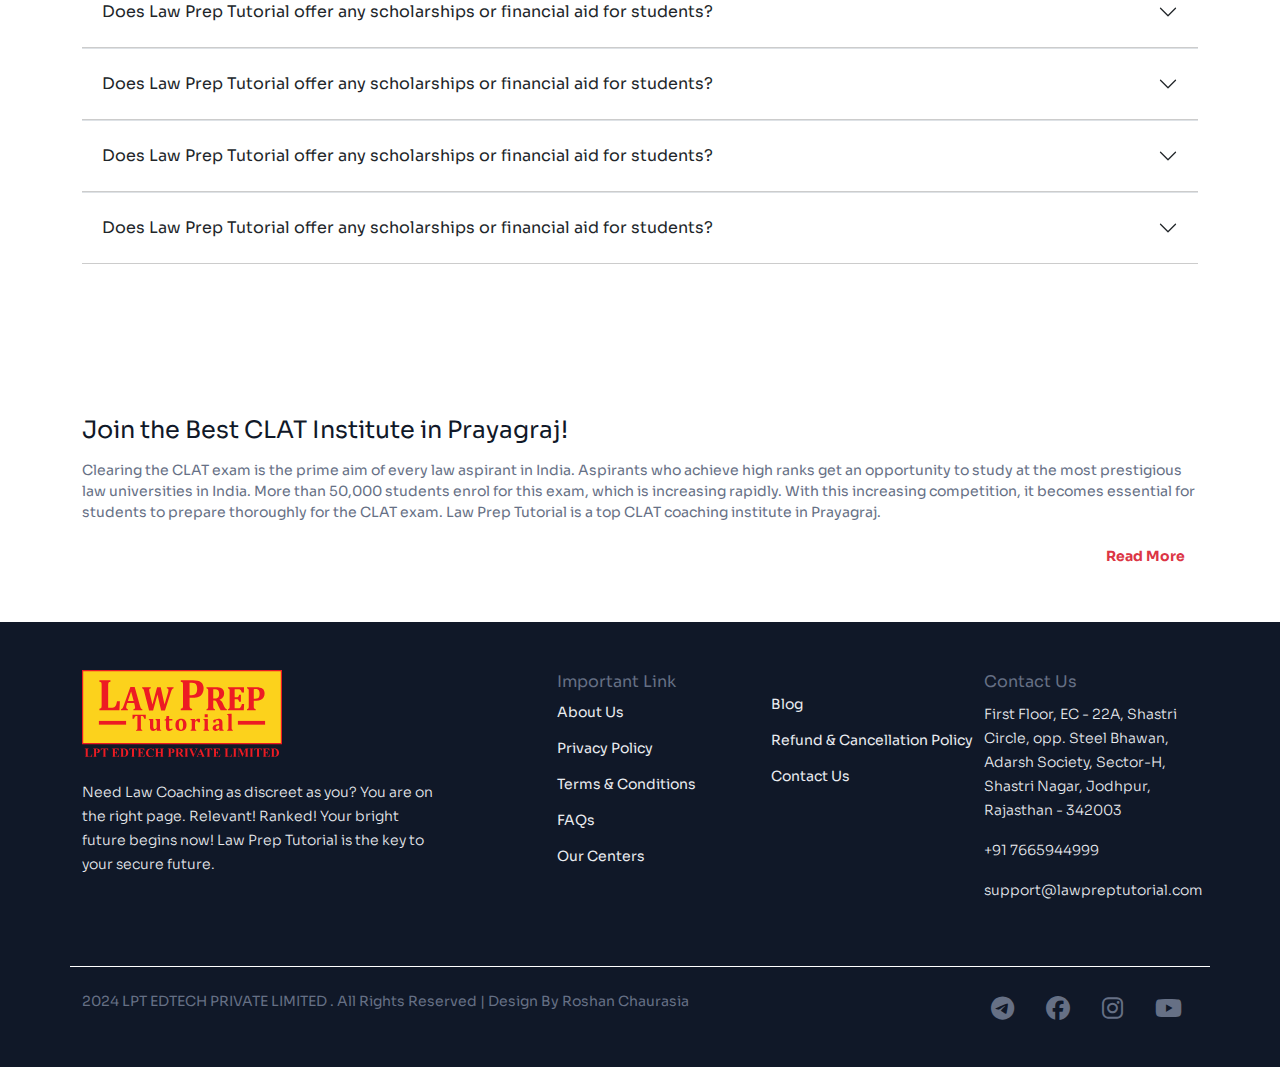
<file: offlineCourses.html>
<!DOCTYPE html>
<html lang="en">

<head>
  <meta charset="utf-8" />
  <meta name="viewport" content="width=device-width, initial-scale=1" />
  <title>Best CLAT Coaching in Prayagraj</title>
  <link rel="stylesheet" href="https://cdnjs.cloudflare.com/ajax/libs/font-awesome/6.5.2/css/all.min.css" />
  <link href="https://cdn.jsdelivr.net/npm/bootstrap@5.3.3/dist/css/bootstrap.min.css" rel="stylesheet"
    integrity="sha384-QWTKZyjpPEjISv5WaRU9OFeRpok6YctnYmDr5pNlyT2bRjXh0JMhjY6hW+ALEwIH" crossorigin="anonymous" />
  <link rel="stylesheet" href="https://cdnjs.cloudflare.com/ajax/libs/OwlCarousel2/2.3.4/assets/owl.carousel.min.css">
  <link rel="stylesheet"
    href="https://cdnjs.cloudflare.com/ajax/libs/OwlCarousel2/2.3.4/assets/owl.theme.default.min.css">
  <link rel="stylesheet" href="CSS/style.css" />
  <link rel="stylesheet" href="CSS/responsive.css" />
</head>

<body>
  <!-- ! Call Button Modal Section Start -->
  <div class="modal" id="callBtnModal" tabindex="-1">
    <div class="modal-dialog">
      <div class="modal-content">
        <div class="modal-header">
          <h5 class="modal-title">SUPPORT</h5>
          <button type="button" class="btn-close" data-bs-dismiss="modal" aria-label="Close"></button>
        </div>
        <div class="modal-body">
          <h6>Our friendly team is here to help.</h6>
          <div class="mb-2">Call Us: <strong>7 Days 9:30 AM to 7:30 PM</strong></div>
          <div class="commonBox">
            <p>For CLAT Admission Queries Call</p>
            <div class="mb-2"><strong>+91 76659 44999</strong></div>
          </div>
          <div class="commonBox">
            <p>For Judiciary Admission Queries Call</p>
            <div class="mb-2"><strong>+91 76655 64455</strong></div>
          </div>
          <div class="commonBox">
            <p>For Live Classes/Technical Queries Call</p>
            <div class="mb-2"><strong>+91 76659 04888</strong> / <strong>+91 7851955135</strong></div>
          </div>
          <div class="commonBox">
            <p>For Student Portal & Courier Queries Call</p>
            <div class="mb-2"><strong>+91 93529 07311</strong></div>
          </div>
          <div class="commonBox">
            <p>For General Queries Call:</p>
            <div class="mb-2"><strong>0291-2655777</strong></div>
          </div>
        </div>
        <div class="modal-footer ">
          <p>For Any Other Queries Mail:</p>
          <div class="text-info">support@lawpreptutorial.com</div>
        </div>
      </div>
    </div>
  </div>
  <!-- ! Call Button Modal Section End -->
  <!-- ! Sign In Modal Section Start -->
  <div class="modal" id="SignInModal" tabindex="-1">
    <div class="modal-dialog">
      <div class="modal-content">
        <div class="modal-header">
          <h6 class="modal-title">Sign In with Mobile Number</h6>
          <button type="button" class="btn-close" data-bs-dismiss="modal" aria-label="Close"></button>
        </div>
        <div class="modal-body">
          <p>We will send you an One time Password on this mobile number.</p>
          <div class="input-group input-group-lg mb-3">
            <span class="input-group-text" id="inputGroup-sizing-lg"><i class="fa-solid fa-phone"></i></span>
            <input type="text" class="form-control" aria-label="Sizing example input"
              aria-describedby="inputGroup-sizing-lg" placeholder="Enter Mobile Number">
          </div>
          <div class="input-group input-group-lg mb-3">
            <span class="input-group-text" id="inputGroup-sizing-lg"><i class="fa-solid fa-lock"></i></span>
            <input type="password" class="form-control" aria-label="Sizing example input"
              aria-describedby="inputGroup-sizing-lg" placeholder="Enter Password">
          </div>
          <div class="d-grid gap-2">
            <button class="btn btn-danger signBtn text-white" type="button">Login Now</button>
          </div>
          <div class="text-center mt-3">
            <p><span class="text-info">Forgot password?</span></p>
            <p>Don`t have an account? <span class="text-info">Sign up</span></p>
          </div>
        </div>
      </div>
    </div>
  </div>
  <!-- ! Sign In Modal Section End -->
  <!-- ! Header Section Start -->
  <header class="container-fluid py-1">
    <nav class="navbar navbar-expand-lg">
      <div class="container-fluid">
        <div class="">
          <button class="navbar-toggler" type="button" data-bs-toggle="offcanvas" data-bs-target="#offcanvasExample"
            aria-controls="navbarNav" aria-expanded="false" aria-label="Toggle navigation">
            <span class="navbar-toggler-icon barIcon"></span>
          </button>
          <a class="navbar-brand" href="index.html">
            <img class="img-fluid" src="images/logo.svg" />
          </a>
        </div>
        <div class="collapse navbar-collapse justify-content-end" id="navbarNav">
          <ul class="navbar-nav">
            <li class="nav-item">
              <a class="nav-link" href="onlineCourses.html">Online Courses</a>
            </li>
            <li class="nav-item">
              <a class="nav-link" href="offlineCourses.html">Offline Courses</a>
            </li>
            <li class="nav-item">
              <a class="nav-link" href="studyMaterial.html">Study Material</a>
            </li>
            <li class="nav-item">
              <a class="nav-link" href="testSeries.html">Test series</a>
            </li>
            <li class="nav-item">
              <a class="nav-link" href="freeResources.html">Free Resources</a>
            </li>
            <li class="nav-item">
              <a class="nav-link" href="results.html">Results</a>
            </li>
            <li class="nav-item">
              <a class="nav-link" href="ourCenters.html">Our Centers</a>
            </li>
          </ul>
        </div>
        <div class="btnGroup">
          <button class="text-white d-none d-sm-inline" data-bs-toggle="modal" data-bs-target="#callBtnModal">
            <i class="fa-solid fa-phone"></i>
          </button>
          <button type="button" class="btn btn-danger" id="signInBtn" data-bs-toggle="modal"
            data-bs-target="#SignInModal">Sign in</button>
        </div>
      </div>
    </nav>

    <div class="offcanvas offcanvas-start" tabindex="-1" id="offcanvasExample" aria-labelledby="offcanvasExampleLabel">
      <div class="offcanvas-header">
        <h5 class="offcanvas-title" id="offcanvasExampleLabel">
          <img class="img-fluid" src="images/logo.svg" />
        </h5>
        <button type="button" class="btn-close" data-bs-dismiss="offcanvas" aria-label="Close"></button>
      </div>
      <div class="offcanvas-body">
        <button type="button" class="btn btn-danger w-100">Sign in</button>
        <ul class="navbar-nav mt-4">
          <li class="nav-item">
            <a class="nav-link" href="onlineCourses.html">Online Courses</a>
          </li>
          <li class="nav-item">
            <a class="nav-link" href="offlineCourses.html">Offline Courses</a>
          </li>
          <li class="nav-item">
            <a class="nav-link" href="studyMaterial.html">Study Material</a>
          </li>
          <li class="nav-item">
            <a class="nav-link" href="testSeries.html">Test series</a>
          </li>
          <li class="nav-item">
            <a class="nav-link" href="freeResources.html">Free Resources</a>
          </li>
          <li class="nav-item">
            <a class="nav-link" href="results.html">Results</a>
          </li>
          <li class="nav-item">
            <a class="nav-link" href="ourCenters.html">Our Centers</a>
          </li>
        </ul>
      </div>
    </div>
  </header>
  <!-- ! Header Section End -->
  <main>
    <!-- ! India's Best CLAT Coaching Section Start -->
    <section class="container-fluid">
      <div class="container py-5 text-center">
        <h2 class="common-H2 mb-4">India's Best CLAT Coaching (Online CLAT Classes for 2025 & 2026)</h2>
        <span class="common-span lh-1">Join the best CLAT coaching in India and prepare for success in the CLAT exam.
          With over two decades of experience, Law Prep Tutorial offers top-class mentorship and resources that lead to
          top results. Kickstart your online CLAT preparation today!</span>
      </div>
    </section>
    <!-- ! India's Best CLAT Coaching Section End -->
    <!-- ! Regular Live Classes Section Start -->
    <section class="container-fluid">
      <div class="container py-5">
        <h2 class="common-H2 fs-4 text-start">Regular Courses</h2>
        <div class="row py-3 gy-4">
          <div class="col-lg-4 col-md-6">
            <div class="border p-4 live-courses">
              <div class="course-head d-flex justify-content-between align-items-center">
                <img src="images/ofline-class.svg">
                <span class="badge text-bg-secondary">OFFLINE CLASSES</span>
              </div>
              <h2 class="common-H2 text-start" style="font-size: 22px;">CLAT/AILET 2025: Target Batch Prayagraj</h2>
              <div class="pointsGrp">
                <span class="badge mb-2">Duration: <strong>Till December 2024</strong></span><br>
                <span class="badge mb-2">Eligibility: <strong>12th Appearing/Passed</strong></span><br>
                <span class="badge mb-2">800+ <strong>Hours of Classes</strong></span><br>
              </div>
              <div class="course-head d-flex justify-content-between align-items-center">
                <div class="fw-semibold">Rs 1,50,000/- <span style="font-size: 12px;">(Inc. 18% GST)</span></div>
                <button type="button" class="btn btn-outline-danger">Enroll Now <i
                    class="fa-solid fa-chevron-right"></i></button>
              </div>
            </div>

          </div>
          <div class="col-lg-4 col-md-6">
            <div class="border p-4 live-courses">
              <div class="course-head d-flex justify-content-between align-items-center">
                <img src="images/ofline-class.svg">
                <span class="badge text-bg-secondary">OFFLINE CLASSES</span>
              </div>
              <h2 class="common-H2 text-start" style="font-size: 22px;">CLAT/AILET 2025: Target Batch Prayagraj</h2>
              <div class="pointsGrp">
                <span class="badge mb-2">Duration: <strong>Till December 2024</strong></span><br>
                <span class="badge mb-2">Eligibility: <strong>12th Appearing/Passed</strong></span><br>
                <span class="badge mb-2">800+ <strong>Hours of Classes</strong></span><br>
              </div>
              <div class="course-head d-flex justify-content-between align-items-center">
                <div class="fw-semibold">Rs 1,50,000/- <span style="font-size: 12px;">(Inc. 18% GST)</span></div>
                <button type="button" class="btn btn-outline-danger">Enroll Now <i
                    class="fa-solid fa-chevron-right"></i></button>
              </div>
            </div>

          </div>

          <div class="col-lg-4 col-md-6">
            <div class="border p-4 live-courses">
              <div class="course-head d-flex justify-content-between align-items-center">
                <img src="images/ofline-class.svg">
                <span class="badge text-bg-secondary">OFFLINE CLASSES</span>
              </div>
              <h2 class="common-H2 text-start" style="font-size: 22px;">CLAT/AILET 2025: Target Batch Prayagraj</h2>
              <div class="pointsGrp">
                <span class="badge mb-2">Duration: <strong>Till December 2024</strong></span><br>
                <span class="badge mb-2">Eligibility: <strong>12th Appearing/Passed</strong></span><br>
                <span class="badge mb-2">800+ <strong>Hours of Classes</strong></span><br>
              </div>
              <div class="course-head d-flex justify-content-between align-items-center">
                <div class="fw-semibold">Rs 1,50,000/- <span style="font-size: 12px;">(Inc. 18% GST)</span></div>
                <button type="button" class="btn btn-outline-danger">Enroll Now <i
                    class="fa-solid fa-chevron-right"></i></button>
              </div>
            </div>
          </div>
        </div>
      </div>
    </section>
    <!-- ! Regular Live Classes Section End -->
    <!-- ! Prayagraj Contact No. Section Start -->
    <div class="container-fluid my-5">
      <div class="container" style="background-color: #F1F1F1;">
        <div class="row">
          <div class="col-12 d-flex justify-content-between align-items-center p-4 contactNum">
            <div class="">
              <div class="mb-1"><strong>Law Prep Tutorial Prayagraj Contact Info:</strong></div>
              <div class="">2nd Floor, 5 Elgin Road, Vodafone Building, Civil Lines, Prayagraj, UP 211001</div>
            </div>
            <div class="text-danger">
              <span>call: +91 8960706660 &nbsp; , &nbsp; +91 8127866668</span>
            </div>
          </div>
        </div>
      </div>
    </div>
    <!-- ! Prayagraj Contact No. Section End -->
    <!-- ! FAQs Section Start -->
    <section class="container-fluid main-faq" style="background-color: white;">
      <div class="container text-center py-5">
        <h2 class="common-H2">FAQs About Law Prep Tutorial</h2>
        <span class="common-span">Find answers to your common questions about Law Prep Tutorial and
          Law Prep Judiciary</span>
        <div class="accordion accordion-flush py-5 text-start" id="accordionFlushExample">

          <div class="accordion-item">
            <h2 class="accordion-header">
              <button class="accordion-button collapsed" type="button" data-bs-toggle="collapse"
                data-bs-target="#flush-collapseOne" aria-expanded="false" aria-controls="flush-collapseOne">
                How can I book a free counselling session?
              </button>
            </h2>
            <div id="flush-collapseOne" class="accordion-collapse collapse" data-bs-parent="#accordionFlushExample">
              <div class="accordion-body">
                At Law Prep Tutorial, our committed team of counselors is
                ready to assist you. To schedule a counseling session, please
                reach out to the provided contact number -+91-7665944999 ,
                +91-9414143101 & +91-9351518383.
              </div>
            </div>
          </div>
          <div class="accordion-item">
            <h2 class="accordion-header">
              <button class="accordion-button collapsed" type="button" data-bs-toggle="collapse"
                data-bs-target="#flush-collapseTwo" aria-expanded="false" aria-controls="flush-collapseTwo">
                What coaching programs does Law Prep Tutorial offer?
              </button>
            </h2>
            <div id="flush-collapseTwo" class="accordion-collapse collapse" data-bs-parent="#accordionFlushExample">
              <div class="accordion-body">
                <strong>Law Prep Tutorial</strong> offers offline and online
                coaching for CLAT, AILET, SLAT, LSAT, MHCET, AIL LET, and CUET
                law entrance exams. <br />Additionally, we have
                <strong>Law Prep Judiciary</strong> section, providing
                coaching for various state-level judiciary exams including
                RJS, UP PCS J, Delhi Judiciary, MP Judiciary, Gujarat
                Judiciary, Bihar Judiciary, Haryana Judiciary, and more.
              </div>
            </div>
          </div>
          <div class="accordion-item">
            <h2 class="accordion-header">
              <button class="accordion-button collapsed" type="button" data-bs-toggle="collapse"
                data-bs-target="#flush-collapseThree" aria-expanded="false" aria-controls="flush-collapseThree">
                What is the official contact number of Law Prep Tutorial?
              </button>
            </h2>
            <div id="flush-collapseThree" class="accordion-collapse collapse" data-bs-parent="#accordionFlushExample">
              <div class="accordion-body">
                You can contact us on the given numbers: +91-7665944999 ,
                +91-9414143101 & +91-9351518383.
              </div>
            </div>
          </div>
          <div class="accordion-item">
            <h2 class="accordion-header">
              <button class="accordion-button collapsed" type="button" data-bs-toggle="collapse"
                data-bs-target="#flush-collfoure" aria-expanded="false" aria-controls="flush-collfoure">
                How does Law Prep Tutorial ensure high-quality preparation for
                its students?
              </button>
            </h2>

            <div id="flush-collfoure" class="accordion-collapse collapse" data-bs-parent="#accordionFlushExample">
              <div class="accordion-body">
                Our institute prides itself on a structured coaching
                methodology that includes experienced teachers, law experts,
                and personalized mentorship. We use premium, scientifically
                designed study materials, AI-based learning management
                systems, and conduct regular Student Performance Analyses to
                ensure each student's needs are met effectively.
              </div>
            </div>
          </div>
          <div class="accordion-item">
            <h2 class="accordion-header">
              <button class="accordion-button collapsed" type="button" data-bs-toggle="collapse"
                data-bs-target="#flush-collFive" aria-expanded="false" aria-controls="flush-collFive">
                How can I enroll in the coaching programs offered by Law Prep
                Tutorial?
              </button>
            </h2>
            <div id="flush-collFive" class="accordion-collapse collapse" data-bs-parent="#accordionFlushExample">
              <div class="accordion-body">
                Interested candidates can enroll through our website, contact
                us via phone or email, or visit any of our centers in over 25
                cities across India for in-person consultation and
                registration.
              </div>
            </div>
          </div>
          <div class="accordion-item">
            <h2 class="accordion-header">
              <button class="accordion-button collapsed" type="button" data-bs-toggle="collapse"
                data-bs-target="#collSix" aria-expanded="false" aria-controls="collSix">
                Does Law Prep Tutorial offer any scholarships or financial aid
                for students?
              </button>
            </h2>
            <div id="collSix" class="accordion-collapse collapse" data-bs-parent="#accordionFlushExample">
              <div class="accordion-body">
                Yes. We offer up to <strong>100% scholarship</strong> to CLAT
                students. You have to apply and take the LPSAT (Law Prep
                Scholarship Admission Test) at any offline center or online.
                Based on your score, the scholarship is offered.
              </div>
            </div>
          </div>


          <div class="accordion-item">
            <h2 class="accordion-header">
              <button class="accordion-button collapsed" type="button" data-bs-toggle="collapse"
                data-bs-target="#collAdd" aria-expanded="false" aria-controls="collAdd">
                Does Law Prep Tutorial offer any scholarships or financial aid
                for students?
              </button>
            </h2>
            <div id="collAdd" class="accordion-collapse collapse" data-bs-parent="#accordionFlushExample">
              <div class="accordion-body">
                Yes. We offer up to <strong>100% scholarship</strong> to CLAT
                students. You have to apply and take the LPSAT (Law Prep
                Scholarship Admission Test) at any offline center or online.
                Based on your score, the scholarship is offered.
              </div>
            </div>
          </div>
          <div class="accordion-item">
            <h2 class="accordion-header">
              <button class="accordion-button collapsed" type="button" data-bs-toggle="collapse"
                data-bs-target="#collSeven" aria-expanded="false" aria-controls="collSeven">
                Does Law Prep Tutorial offer any scholarships or financial aid
                for students?
              </button>
            </h2>
            <div id="collSeven" class="accordion-collapse collapse" data-bs-parent="#accordionFlushExample">
              <div class="accordion-body">
                Yes. We offer up to <strong>100% scholarship</strong> to CLAT
                students. You have to apply and take the LPSAT (Law Prep
                Scholarship Admission Test) at any offline center or online.
                Based on your score, the scholarship is offered.
              </div>
            </div>
          </div>
          <div class="accordion-item">
            <h2 class="accordion-header">
              <button class="accordion-button collapsed" type="button" data-bs-toggle="collapse"
                data-bs-target="#collEight" aria-expanded="false" aria-controls="collEight">
                Does Law Prep Tutorial offer any scholarships or financial aid
                for students?
              </button>
            </h2>
            <div id="collEight" class="accordion-collapse collapse" data-bs-parent="#accordionFlushExample">
              <div class="accordion-body">
                Yes. We offer up to <strong>100% scholarship</strong> to CLAT
                students. You have to apply and take the LPSAT (Law Prep
                Scholarship Admission Test) at any offline center or online.
                Based on your score, the scholarship is offered.
              </div>
            </div>
          </div>
        </div>
      </div>
    </section>
    <!-- ! FAQs Section End -->
    <!-- ! Join Best Institute Section Start -->
    <section class="container-fluid">
      <div class="container py-5 contentContainer">
        <h2 class="common-H2 fs-4 text-start">Join the Best CLAT Institute in Prayagraj!</h2>
        <div class="content1">
          <p>Clearing the CLAT exam is the prime aim of every law aspirant in India. Aspirants who achieve high ranks
            get an opportunity to study at the most prestigious law universities in India. More than 50,000 students
            enrol for this exam, which is increasing rapidly. With this increasing competition, it becomes essential for
            students to prepare thoroughly for the CLAT exam. Law Prep Tutorial is a top CLAT coaching institute in
            Prayagraj.</p>
        </div>
        <div>
          <button type="button" class="btn btn-link text-danger fw-bold text-end w-100 text-decoration-none readBtn"
            style="font-size: 14px;">Read More</button>
        </div>
      </div>
    </section>
    <!-- ! Join Best Institute Section End -->
    <!-- ! Footer Section Start -->
    <footer class="container-fluid">
      <div class="container py-5 footer1 border-bottom border-white">
        <div class="row justify-content-between footer1-row">
          <div class="col-md-4 col-12 d-flex justify-content-between">
            <div class="col-12">
              <img src="images/logo.svg" class="footer-logo" />
              <p>
                Need Law Coaching as discreet as you? You are on the right page.
                Relevant! Ranked! Your bright future begins now! Law Prep
                Tutorial is the key to your secure future.
              </p>
            </div>
          </div>
          <div class="col-md-7 col-12 d-flex justify-content-between footer1-right">
            <div class="col-md-4 ">
              <h4 class="common-span">Important Link</h4>
              <div class="d-flex flex-column infoGrp">
                <span>About Us</span>
                <span>Privacy Policy</span>
                <span>Terms & Conditions</span>
                <span>FAQs</span>
                <span>Our Centers</span>
              </div>
            </div>
            <div class="col-md-4 ">
              <div class="d-flex flex-column infoGrp">
                <span class="mt-4">Blog</span>
                <span>Refund & Cancellation Policy</span>
                <span>Contact Us</span>
              </div>
            </div>
            <div class="col-md-4 ">
              <h4 class="common-span">Contact Us</h4>
              <p>First Floor, EC - 22A, Shastri Circle, opp. Steel Bhawan, Adarsh Society, Sector-H, Shastri Nagar,
                Jodhpur, Rajasthan - 342003</p>
              <p>+91 7665944999</p>
              <p>support@lawpreptutorial.com</p>
            </div>
          </div>
        </div>
      </div>
      <div class="container py-4 footer2 d-flex justify-content-between">
        <p>2024 LPT EDTECH PRIVATE LIMITED . All Rights Reserved | <a href="">Design By Roshan Chaurasia</a></p>
        <ul class="d-flex">
          <li class="mx-3 fs-4"><i class="fa-brands fa-telegram"></i></li>
          <li class="mx-3 fs-4"><i class="fa-brands fa-facebook"></i></li>
          <li class="mx-3 fs-4"><i class="fa-brands fa-instagram"></i></li>
          <li class="mx-3 fs-4"><i class="fa-brands fa-youtube"></i></li>
        </ul>
      </div>
    </footer>
    <!-- ! Footer Section End -->
    <script src="https://cdn.jsdelivr.net/npm/bootstrap@5.3.3/dist/js/bootstrap.bundle.min.js"
      integrity="sha384-YvpcrYf0tY3lHB60NNkmXc5s9fDVZLESaAA55NDzOxhy9GkcIdslK1eN7N6jIeHz"
      crossorigin="anonymous"></script>
    <script src="https://cdnjs.cloudflare.com/ajax/libs/jquery/3.3.1/jquery.min.js"></script>
    <script src="https://cdnjs.cloudflare.com/ajax/libs/OwlCarousel2/2.3.4/owl.carousel.min.js"></script>
    <script src="JS/script.js"></script>
</body>

</html>
</file>
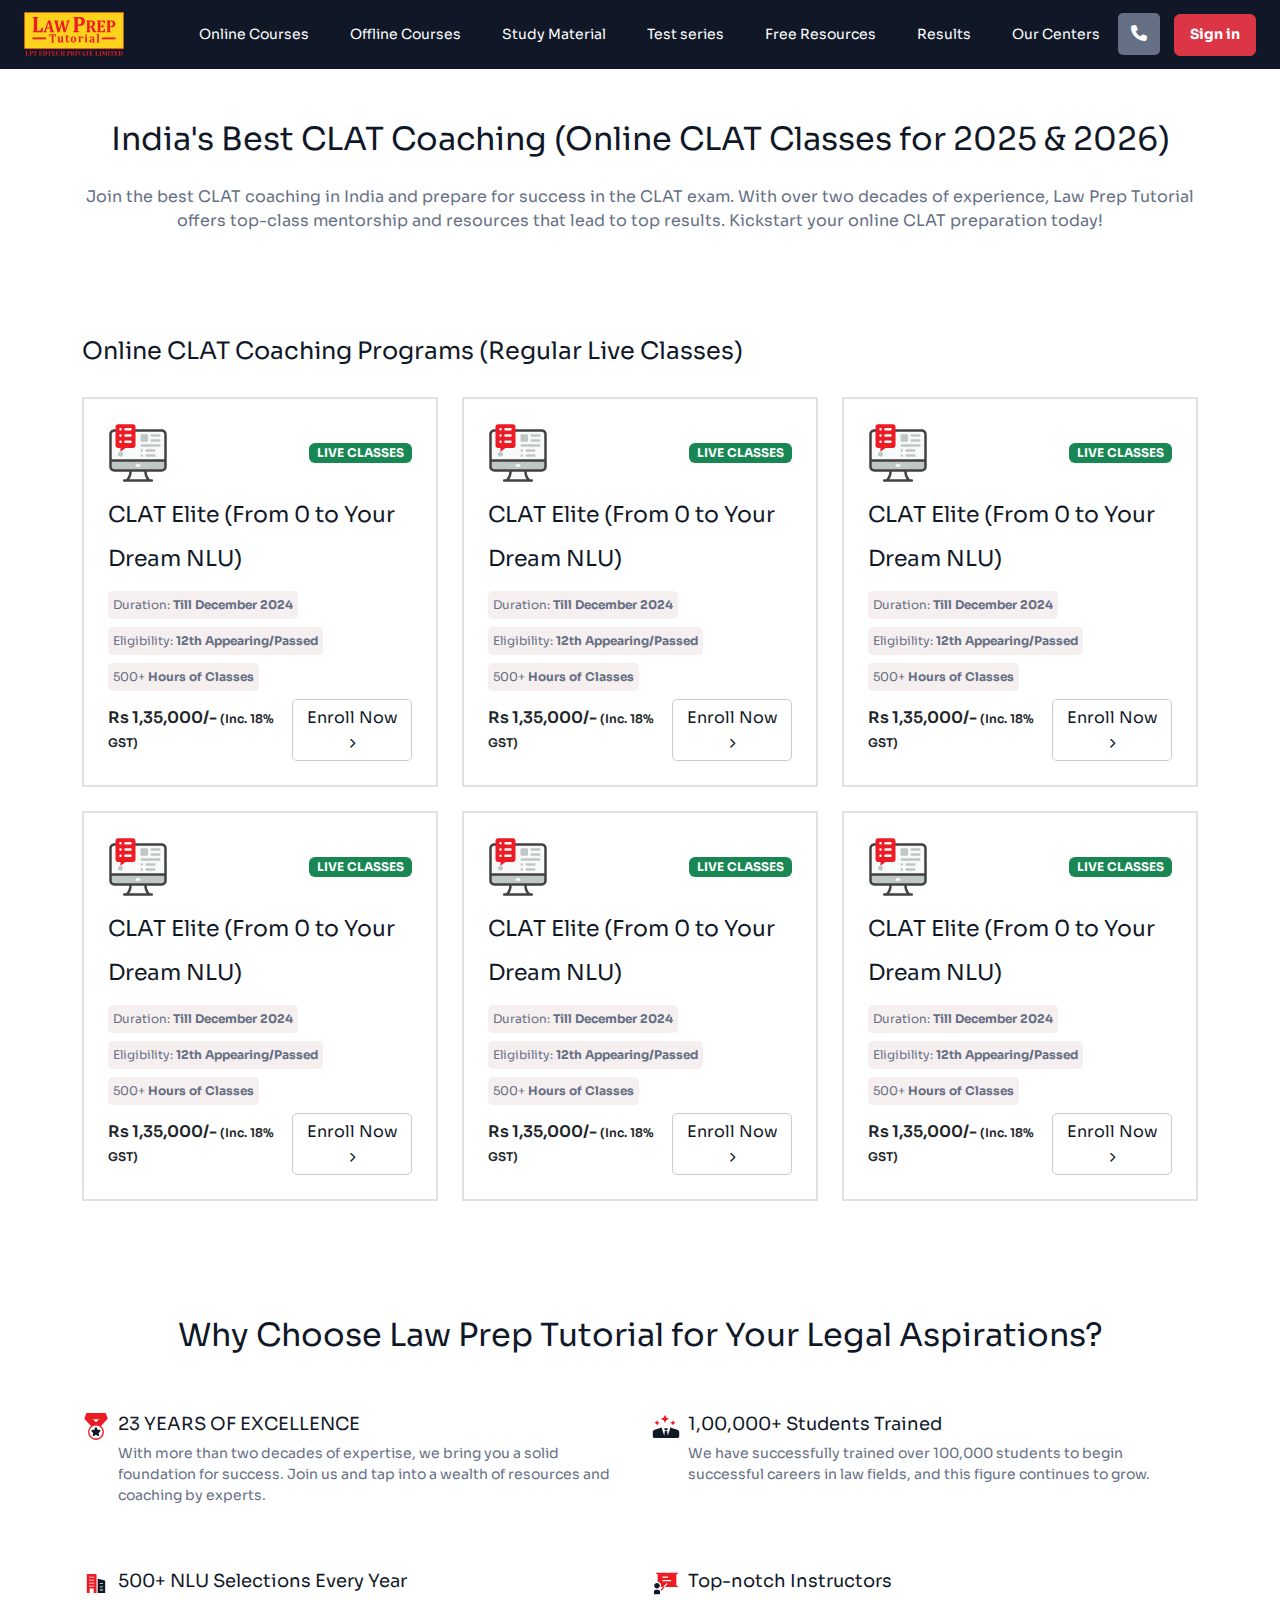
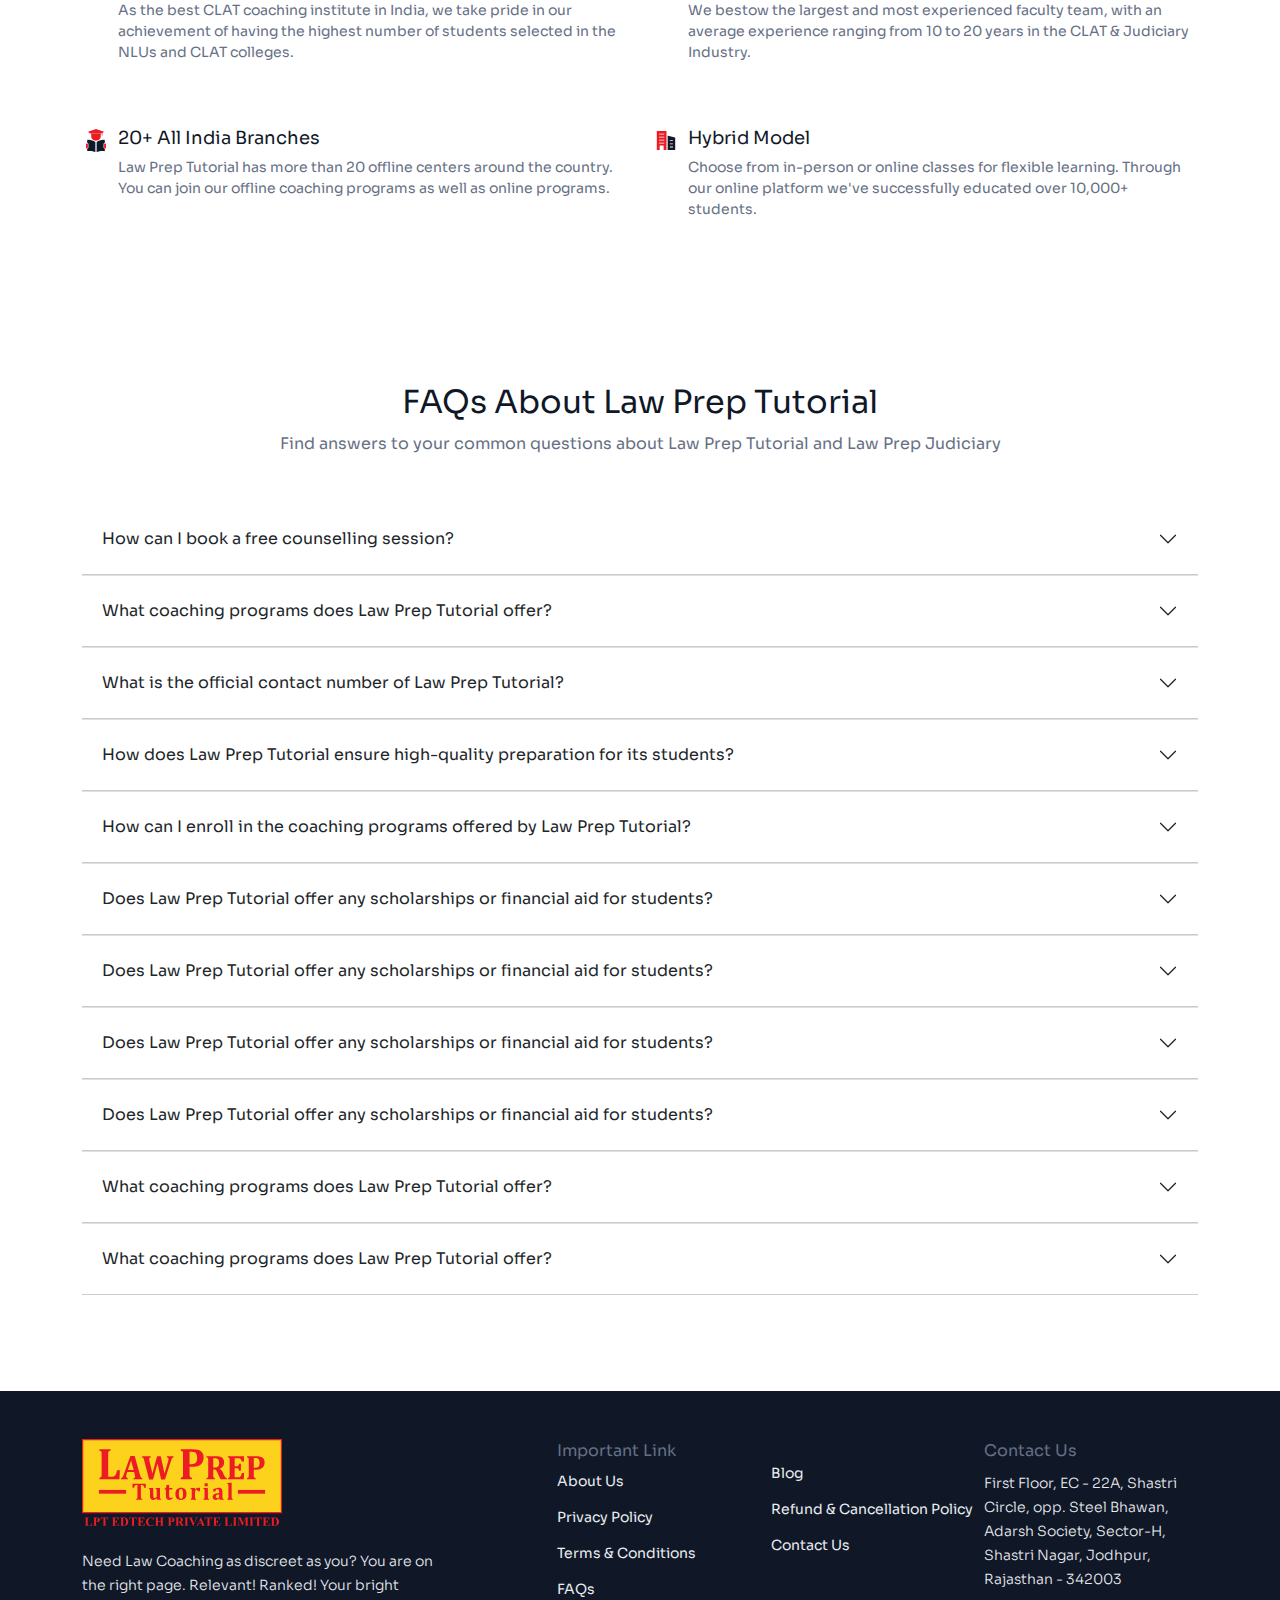
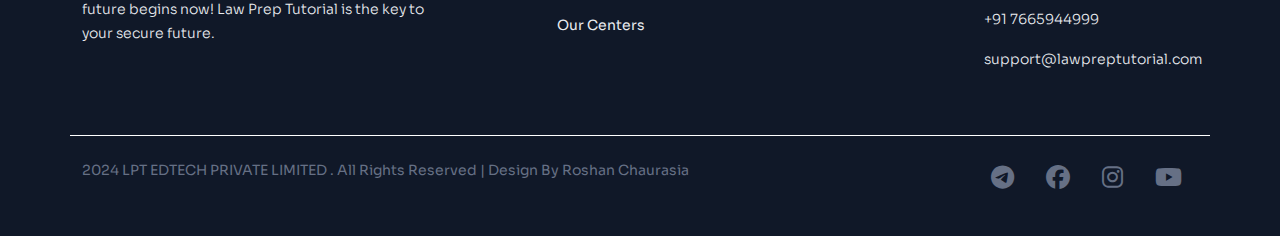
<file: onlineCourses.html>
<!DOCTYPE html>
<html lang="en">

<head>
  <meta charset="utf-8" />
  <meta name="viewport" content="width=device-width, initial-scale=1" />
  <title>India's Best CLAT Coaching 2024 | 2025</title>
  <link rel="stylesheet" href="https://cdnjs.cloudflare.com/ajax/libs/font-awesome/6.5.2/css/all.min.css" />
  <link href="https://cdn.jsdelivr.net/npm/bootstrap@5.3.3/dist/css/bootstrap.min.css" rel="stylesheet"
    integrity="sha384-QWTKZyjpPEjISv5WaRU9OFeRpok6YctnYmDr5pNlyT2bRjXh0JMhjY6hW+ALEwIH" crossorigin="anonymous" />
  <link rel="stylesheet" href="https://cdnjs.cloudflare.com/ajax/libs/OwlCarousel2/2.3.4/assets/owl.carousel.min.css">
  <link rel="stylesheet"
    href="https://cdnjs.cloudflare.com/ajax/libs/OwlCarousel2/2.3.4/assets/owl.theme.default.min.css">
  <link rel="stylesheet" href="CSS/style.css" />
  <link rel="stylesheet" href="CSS/responsive.css" />
</head>

<body>
  <!-- ! Call Button Modal Section Start -->
  <div class="modal" id="callBtnModal" tabindex="-1">
    <div class="modal-dialog">
      <div class="modal-content">
        <div class="modal-header">
          <h5 class="modal-title">SUPPORT</h5>
          <button type="button" class="btn-close" data-bs-dismiss="modal" aria-label="Close"></button>
        </div>
        <div class="modal-body">
          <h6>Our friendly team is here to help.</h6>
          <div class="mb-2">Call Us: <strong>7 Days 9:30 AM to 7:30 PM</strong></div>
          <div class="commonBox">
            <p>For CLAT Admission Queries Call</p>
            <div class="mb-2"><strong>+91 76659 44999</strong></div>
          </div>
          <div class="commonBox">
            <p>For Judiciary Admission Queries Call</p>
            <div class="mb-2"><strong>+91 76655 64455</strong></div>
          </div>
          <div class="commonBox">
            <p>For Live Classes/Technical Queries Call</p>
            <div class="mb-2"><strong>+91 76659 04888</strong> / <strong>+91 7851955135</strong></div>
          </div>
          <div class="commonBox">
            <p>For Student Portal & Courier Queries Call</p>
            <div class="mb-2"><strong>+91 93529 07311</strong></div>
          </div>
          <div class="commonBox">
            <p>For General Queries Call:</p>
            <div class="mb-2"><strong>0291-2655777</strong></div>
          </div>
        </div>
        <div class="modal-footer ">
          <p>For Any Other Queries Mail:</p>
          <div class="text-info">support@lawpreptutorial.com</div>
        </div>
      </div>
    </div>
  </div>
  <!-- ! Call Button Modal Section End -->
  <!-- ! Sign In Modal Section Start -->
  <div class="modal" id="SignInModal" tabindex="-1">
    <div class="modal-dialog">
      <div class="modal-content">
        <div class="modal-header">
          <h6 class="modal-title">Sign In with Mobile Number</h6>
          <button type="button" class="btn-close" data-bs-dismiss="modal" aria-label="Close"></button>
        </div>
        <div class="modal-body">
          <p>We will send you an One time Password on this mobile number.</p>
          <div class="input-group input-group-lg mb-3">
            <span class="input-group-text" id="inputGroup-sizing-lg"><i class="fa-solid fa-phone"></i></span>
            <input type="text" class="form-control" aria-label="Sizing example input"
              aria-describedby="inputGroup-sizing-lg" placeholder="Enter Mobile Number">
          </div>
          <div class="input-group input-group-lg mb-3">
            <span class="input-group-text" id="inputGroup-sizing-lg"><i class="fa-solid fa-lock"></i></span>
            <input type="password" class="form-control" aria-label="Sizing example input"
              aria-describedby="inputGroup-sizing-lg" placeholder="Enter Password">
          </div>
          <div class="d-grid gap-2">
            <button class="btn btn-danger signBtn text-white" type="button">Login Now</button>
          </div>
          <div class="text-center mt-3">
            <p><span class="text-info">Forgot password?</span></p>
            <p>Don`t have an account? <span class="text-info">Sign up</span></p>
          </div>
        </div>
      </div>
    </div>
  </div>
  <!-- ! Sign In Modal Section End -->
  <!-- ! Header Section Start -->
  <header class="container-fluid py-1">
    <nav class="navbar navbar-expand-lg">
      <div class="container-fluid">
        <div class="">
          <button class="navbar-toggler" type="button" data-bs-toggle="offcanvas" data-bs-target="#offcanvasExample"
            aria-controls="navbarNav" aria-expanded="false" aria-label="Toggle navigation">
            <span class="navbar-toggler-icon barIcon"></span>
          </button>
          <a class="navbar-brand" href="index.html">
            <img class="img-fluid" src="images/logo.svg" />
          </a>
        </div>
        <div class="collapse navbar-collapse justify-content-end" id="navbarNav">
          <ul class="navbar-nav">
            <li class="nav-item">
              <a class="nav-link" href="onlineCourses.html">Online Courses</a>
            </li>
            <li class="nav-item">
              <a class="nav-link" href="offlineCourses.html">Offline Courses</a>
            </li>
            <li class="nav-item">
              <a class="nav-link" href="studyMaterial.html">Study Material</a>
            </li>
            <li class="nav-item">
              <a class="nav-link" href="testSeries.html">Test series</a>
            </li>
            <li class="nav-item">
              <a class="nav-link" href="freeResources.html">Free Resources</a>
            </li>
            <li class="nav-item">
              <a class="nav-link" href="results.html">Results</a>
            </li>
            <li class="nav-item">
              <a class="nav-link" href="ourCenters.html">Our Centers</a>
            </li>
          </ul>
        </div>
        <div class="btnGroup">
          <button class="text-white d-none d-sm-inline" data-bs-toggle="modal" data-bs-target="#callBtnModal">
            <i class="fa-solid fa-phone"></i>
          </button>
          <button type="button" class="btn btn-danger" id="signInBtn" data-bs-toggle="modal"
            data-bs-target="#SignInModal">Sign in</button>
        </div>
      </div>
    </nav>

    <div class="offcanvas offcanvas-start" tabindex="-1" id="offcanvasExample" aria-labelledby="offcanvasExampleLabel">
      <div class="offcanvas-header">
        <h5 class="offcanvas-title" id="offcanvasExampleLabel">
          <img class="img-fluid" src="images/logo.svg" />
        </h5>
        <button type="button" class="btn-close" data-bs-dismiss="offcanvas" aria-label="Close"></button>
      </div>
      <div class="offcanvas-body">
        <button type="button" class="btn btn-danger w-100">Sign in</button>
        <ul class="navbar-nav mt-4">
          <li class="nav-item">
            <a class="nav-link" href="onlineCourses.html">Online Courses</a>
          </li>
          <li class="nav-item">
            <a class="nav-link" href="offlineCourses.html">Offline Courses</a>
          </li>
          <li class="nav-item">
            <a class="nav-link" href="studyMaterial.html">Study Material</a>
          </li>
          <li class="nav-item">
            <a class="nav-link" href="testSeries.html">Test series</a>
          </li>
          <li class="nav-item">
            <a class="nav-link" href="freeResources.html">Free Resources</a>
          </li>
          <li class="nav-item">
            <a class="nav-link" href="results.html">Results</a>
          </li>
          <li class="nav-item">
            <a class="nav-link" href="ourCenters.html">Our Centers</a>
          </li>
        </ul>
      </div>
    </div>
  </header>
  <!-- ! Header Section End -->
  <main>
    <!-- ! India's Best CLAT Coaching Section Start -->
    <section class="container-fluid">
      <div class="container py-5 text-center">
        <h2 class="common-H2 mb-4">India's Best CLAT Coaching (Online CLAT Classes for 2025 & 2026)</h2>
        <span class="common-span lh-1">Join the best CLAT coaching in India and prepare for success in the CLAT exam.
          With over two decades of experience, Law Prep Tutorial offers top-class mentorship and resources that lead to
          top results. Kickstart your online CLAT preparation today!</span>
      </div>
    </section>
    <!-- ! India's Best CLAT Coaching Section End -->
    <!-- ! Regular Live Classes Section Start -->
    <section class="container-fluid">
      <div class="container py-5">
        <h2 class="common-H2 fs-4 text-start">Online CLAT Coaching Programs (Regular Live Classes)</h2>
        <div class="row py-3 gy-4 ">
          <div class="col-lg-4 col-md-6">
            <div class="border border-2 p-4 live-courses">
              <div class="course-head d-flex justify-content-between align-items-center">
                <img src="images/live-class.svg">
                <span class="badge text-bg-success">LIVE CLASSES</span>
              </div>
              <h2 class="common-H2 text-start" style="font-size: 22px;">CLAT Elite (From 0 to Your Dream NLU)</h2>
              <div class="pointsGrp">
                <span class="badge mb-2">Duration: <strong>Till December 2024</strong></span><br>
                <span class="badge mb-2">Eligibility: <strong>12th Appearing/Passed</strong></span><br>
                <span class="badge mb-2">500+ <strong>Hours of Classes</strong></span><br>
              </div>
              <div class="course-head d-flex justify-content-between align-items-center">
                <div class="fw-semibold">Rs 1,35,000/- <span style="font-size: 12px;">(Inc. 18% GST)</span></div>
                <button type="button" class="btn btn-outline-danger">Enroll Now <i
                    class="fa-solid fa-chevron-right"></i></button>
              </div>
            </div>

          </div>
          <div class="col-lg-4 col-md-6">
            <div class="border border-2 p-4 live-courses">
              <div class="course-head d-flex justify-content-between align-items-center">
                <img src="images/live-class.svg">
                <span class="badge text-bg-success">LIVE CLASSES</span>
              </div>
              <h2 class="common-H2 text-start" style="font-size: 22px;">CLAT Elite (From 0 to Your Dream NLU)</h2>
              <div class="pointsGrp">
                <span class="badge mb-2">Duration: <strong>Till December 2024</strong></span><br>
                <span class="badge mb-2">Eligibility: <strong>12th Appearing/Passed</strong></span><br>
                <span class="badge mb-2">500+ <strong>Hours of Classes</strong></span><br>
              </div>
              <div class="course-head d-flex justify-content-between align-items-center">
                <div class="fw-semibold">Rs 1,35,000/- <span style="font-size: 12px;">(Inc. 18% GST)</span></div>
                <button type="button" class="btn btn-outline-danger">Enroll Now <i
                    class="fa-solid fa-chevron-right"></i></button>
              </div>
            </div>

          </div>

          <div class="col-lg-4 col-md-6">
            <div class="border border-2 p-4 live-courses">
              <div class="course-head d-flex justify-content-between align-items-center">
                <img src="images/live-class.svg">
                <span class="badge text-bg-success">LIVE CLASSES</span>
              </div>
              <h2 class="common-H2 text-start" style="font-size: 22px;">CLAT Elite (From 0 to Your Dream NLU)</h2>
              <div class="pointsGrp">
                <span class="badge mb-2">Duration: <strong>Till December 2024</strong></span><br>
                <span class="badge mb-2">Eligibility: <strong>12th Appearing/Passed</strong></span><br>
                <span class="badge mb-2">500+ <strong>Hours of Classes</strong></span><br>
              </div>
              <div class="course-head d-flex justify-content-between align-items-center">
                <div class="fw-semibold">Rs 1,35,000/- <span style="font-size: 12px;">(Inc. 18% GST)</span></div>
                <button type="button" class="btn btn-outline-danger">Enroll Now <i
                    class="fa-solid fa-chevron-right"></i></button>
              </div>
            </div>

          </div>

          <div class="col-lg-4 col-md-6">
            <div class="border border-2 p-4 live-courses">
              <div class="course-head d-flex justify-content-between align-items-center">
                <img src="images/live-class.svg">
                <span class="badge text-bg-success">LIVE CLASSES</span>
              </div>
              <h2 class="common-H2 text-start" style="font-size: 22px;">CLAT Elite (From 0 to Your Dream NLU)</h2>
              <div class="pointsGrp">
                <span class="badge mb-2">Duration: <strong>Till December 2024</strong></span><br>
                <span class="badge mb-2">Eligibility: <strong>12th Appearing/Passed</strong></span><br>
                <span class="badge mb-2">500+ <strong>Hours of Classes</strong></span><br>
              </div>
              <div class="course-head d-flex justify-content-between align-items-center">
                <div class="fw-semibold">Rs 1,35,000/- <span style="font-size: 12px;">(Inc. 18% GST)</span></div>
                <button type="button" class="btn btn-outline-danger">Enroll Now <i
                    class="fa-solid fa-chevron-right"></i></button>
              </div>
            </div>

          </div>

          <div class="col-lg-4 col-md-6">
            <div class="border border-2 p-4 live-courses">
              <div class="course-head d-flex justify-content-between align-items-center">
                <img src="images/live-class.svg">
                <span class="badge text-bg-success">LIVE CLASSES</span>
              </div>
              <h2 class="common-H2 text-start" style="font-size: 22px;">CLAT Elite (From 0 to Your Dream NLU)</h2>
              <div class="pointsGrp">
                <span class="badge mb-2">Duration: <strong>Till December 2024</strong></span><br>
                <span class="badge mb-2">Eligibility: <strong>12th Appearing/Passed</strong></span><br>
                <span class="badge mb-2">500+ <strong>Hours of Classes</strong></span><br>
              </div>
              <div class="course-head d-flex justify-content-between align-items-center">
                <div class="fw-semibold">Rs 1,35,000/- <span style="font-size: 12px;">(Inc. 18% GST)</span></div>
                <button type="button" class="btn btn-outline-danger">Enroll Now <i
                    class="fa-solid fa-chevron-right"></i></button>
              </div>
            </div>

          </div>

          <div class="col-lg-4 col-md-6">
            <div class="border border-2 p-4 live-courses">
              <div class="course-head d-flex justify-content-between align-items-center">
                <img src="images/live-class.svg">
                <span class="badge text-bg-success">LIVE CLASSES</span>
              </div>
              <h2 class="common-H2 text-start" style="font-size: 22px;">CLAT Elite (From 0 to Your Dream NLU)</h2>
              <div class="pointsGrp">
                <span class="badge mb-2">Duration: <strong>Till December 2024</strong></span><br>
                <span class="badge mb-2">Eligibility: <strong>12th Appearing/Passed</strong></span><br>
                <span class="badge mb-2">500+ <strong>Hours of Classes</strong></span><br>
              </div>
              <div class="course-head d-flex justify-content-between align-items-center">
                <div class="fw-semibold">Rs 1,35,000/- <span style="font-size: 12px;">(Inc. 18% GST)</span></div>
                <button type="button" class="btn btn-outline-danger">Enroll Now <i
                    class="fa-solid fa-chevron-right"></i></button>
              </div>
            </div>

          </div>


        </div>
      </div>
    </section>
    <!-- ! Regular Live Classes Section End -->
    <!-- ! Why Choose Section Start -->
    <section class="container-fluid">
      <div class="container py-5">
        <h2 class="common-H2">
          Why Choose Law Prep Tutorial for Your Legal Aspirations?
        </h2>
        <div class="row py-5 row-gap-lg-5 row-gap-4">
          <div class="col-lg-6 col-12 d-flex column-gap-2">
            <div class="why-points-image">
              <img src="images/why-medal.svg" />
            </div>
            <div class="why-points--content">
              <h6>23 YEARS OF EXCELLENCE</h6>
              <p>
                With more than two decades of expertise, we bring you a solid
                foundation for success. Join us and tap into a wealth of
                resources and coaching by experts.
              </p>
            </div>
          </div>
          <div class="col-lg-6 col-12 d-flex column-gap-2">
            <div class="why-points-image">
              <img src="images/why-students.svg" />
            </div>
            <div class="why-points--content">
              <h6>1,00,000+ Students Trained</h6>
              <p>
                We have successfully trained over 100,000 students to begin
                successful careers in law fields, and this figure continues to
                grow.
              </p>
            </div>
          </div>
          <div class="col-lg-6 col-12 d-flex column-gap-2">
            <div class="why-points-image">
              <img src="images/why-selections.svg" />
            </div>
            <div class="why-points--content">
              <h6>500+ NLU Selections Every Year</h6>
              <p>
                As the best CLAT coaching institute in India, we take pride in
                our achievement of having the highest number of students
                selected in the NLUs and CLAT colleges.
              </p>
            </div>
          </div>
          <div class="col-lg-6 col-12 d-flex column-gap-2">
            <div class="why-points-image">
              <img src="images/why-top--notch.svg" />
            </div>
            <div class="why-points--content">
              <h6>Top-notch Instructors</h6>
              <p>
                We bestow the largest and most experienced faculty team, with
                an average experience ranging from 10 to 20 years in the CLAT
                & Judiciary Industry.
              </p>
            </div>
          </div>
          <div class="col-lg-6 col-12 d-flex column-gap-2">
            <div class="why-points-image">
              <img src="images/why-branches.svg" />
            </div>
            <div class="why-points--content">
              <h6>20+ All India Branches</h6>
              <p>
                Law Prep Tutorial has more than 20 offline centers around the
                country. You can join our offline coaching programs as well as
                online programs.
              </p>
            </div>
          </div>
          <div class="col-lg-6 col-12 d-flex column-gap-2">
            <div class="why-points-image">
              <img src="images/why-hybrid.svg" />
            </div>
            <div class="why-points--content">
              <h6>Hybrid Model</h6>
              <p>
                Choose from in-person or online classes for flexible learning.
                Through our online platform we've successfully educated over
                10,000+ students.
              </p>
            </div>
          </div>
        </div>
      </div>
    </section>
    <!-- ! Why Choose Section End -->
    <!-- ! FAQs Section Start -->
    <section class="container-fluid main-faq" style="background-color: white;">
      <div class="container text-center py-5">
        <h2 class="common-H2">FAQs About Law Prep Tutorial</h2>
        <span class="common-span">Find answers to your common questions about Law Prep Tutorial and
          Law Prep Judiciary</span>
        <div class="accordion accordion-flush py-5 text-start" id="accordionFlushExample">

          <div class="accordion-item">
            <h2 class="accordion-header">
              <button class="accordion-button collapsed" type="button" data-bs-toggle="collapse"
                data-bs-target="#flush-collapseOne" aria-expanded="false" aria-controls="flush-collapseOne">
                How can I book a free counselling session?
              </button>
            </h2>
            <div id="flush-collapseOne" class="accordion-collapse collapse" data-bs-parent="#accordionFlushExample">
              <div class="accordion-body">
                At Law Prep Tutorial, our committed team of counselors is
                ready to assist you. To schedule a counseling session, please
                reach out to the provided contact number -+91-7665944999 ,
                +91-9414143101 & +91-9351518383.
              </div>
            </div>
          </div>
          <div class="accordion-item">
            <h2 class="accordion-header">
              <button class="accordion-button collapsed" type="button" data-bs-toggle="collapse"
                data-bs-target="#flush-collapseTwo" aria-expanded="false" aria-controls="flush-collapseTwo">
                What coaching programs does Law Prep Tutorial offer?
              </button>
            </h2>
            <div id="flush-collapseTwo" class="accordion-collapse collapse" data-bs-parent="#accordionFlushExample">
              <div class="accordion-body">
                <strong>Law Prep Tutorial</strong> offers offline and online
                coaching for CLAT, AILET, SLAT, LSAT, MHCET, AIL LET, and CUET
                law entrance exams. <br />Additionally, we have
                <strong>Law Prep Judiciary</strong> section, providing
                coaching for various state-level judiciary exams including
                RJS, UP PCS J, Delhi Judiciary, MP Judiciary, Gujarat
                Judiciary, Bihar Judiciary, Haryana Judiciary, and more.
              </div>
            </div>
          </div>
          <div class="accordion-item">
            <h2 class="accordion-header">
              <button class="accordion-button collapsed" type="button" data-bs-toggle="collapse"
                data-bs-target="#flush-collapseThree" aria-expanded="false" aria-controls="flush-collapseThree">
                What is the official contact number of Law Prep Tutorial?
              </button>
            </h2>
            <div id="flush-collapseThree" class="accordion-collapse collapse" data-bs-parent="#accordionFlushExample">
              <div class="accordion-body">
                You can contact us on the given numbers: +91-7665944999 ,
                +91-9414143101 & +91-9351518383.
              </div>
            </div>
          </div>
          <div class="accordion-item">
            <h2 class="accordion-header">
              <button class="accordion-button collapsed" type="button" data-bs-toggle="collapse"
                data-bs-target="#flush-collfoure" aria-expanded="false" aria-controls="flush-collfoure">
                How does Law Prep Tutorial ensure high-quality preparation for
                its students?
              </button>
            </h2>

            <div id="flush-collfoure" class="accordion-collapse collapse" data-bs-parent="#accordionFlushExample">
              <div class="accordion-body">
                Our institute prides itself on a structured coaching
                methodology that includes experienced teachers, law experts,
                and personalized mentorship. We use premium, scientifically
                designed study materials, AI-based learning management
                systems, and conduct regular Student Performance Analyses to
                ensure each student's needs are met effectively.
              </div>
            </div>
          </div>
          <div class="accordion-item">
            <h2 class="accordion-header">
              <button class="accordion-button collapsed" type="button" data-bs-toggle="collapse"
                data-bs-target="#flush-collFive" aria-expanded="false" aria-controls="flush-collFive">
                How can I enroll in the coaching programs offered by Law Prep
                Tutorial?
              </button>
            </h2>
            <div id="flush-collFive" class="accordion-collapse collapse" data-bs-parent="#accordionFlushExample">
              <div class="accordion-body">
                Interested candidates can enroll through our website, contact
                us via phone or email, or visit any of our centers in over 25
                cities across India for in-person consultation and
                registration.
              </div>
            </div>
          </div>
          <div class="accordion-item">
            <h2 class="accordion-header">
              <button class="accordion-button collapsed" type="button" data-bs-toggle="collapse"
                data-bs-target="#collSix" aria-expanded="false" aria-controls="collSix">
                Does Law Prep Tutorial offer any scholarships or financial aid
                for students?
              </button>
            </h2>
            <div id="collSix" class="accordion-collapse collapse" data-bs-parent="#accordionFlushExample">
              <div class="accordion-body">
                Yes. We offer up to <strong>100% scholarship</strong> to CLAT
                students. You have to apply and take the LPSAT (Law Prep
                Scholarship Admission Test) at any offline center or online.
                Based on your score, the scholarship is offered.
              </div>
            </div>
          </div>


          <div class="accordion-item">
            <h2 class="accordion-header">
              <button class="accordion-button collapsed" type="button" data-bs-toggle="collapse"
                data-bs-target="#collAdd" aria-expanded="false" aria-controls="collAdd">
                Does Law Prep Tutorial offer any scholarships or financial aid
                for students?
              </button>
            </h2>
            <div id="collAdd" class="accordion-collapse collapse" data-bs-parent="#accordionFlushExample">
              <div class="accordion-body">
                Yes. We offer up to <strong>100% scholarship</strong> to CLAT
                students. You have to apply and take the LPSAT (Law Prep
                Scholarship Admission Test) at any offline center or online.
                Based on your score, the scholarship is offered.
              </div>
            </div>
          </div>
          <div class="accordion-item">
            <h2 class="accordion-header">
              <button class="accordion-button collapsed" type="button" data-bs-toggle="collapse"
                data-bs-target="#collSeven" aria-expanded="false" aria-controls="collSeven">
                Does Law Prep Tutorial offer any scholarships or financial aid
                for students?
              </button>
            </h2>
            <div id="collSeven" class="accordion-collapse collapse" data-bs-parent="#accordionFlushExample">
              <div class="accordion-body">
                Yes. We offer up to <strong>100% scholarship</strong> to CLAT
                students. You have to apply and take the LPSAT (Law Prep
                Scholarship Admission Test) at any offline center or online.
                Based on your score, the scholarship is offered.
              </div>
            </div>
          </div>
          <div class="accordion-item">
            <h2 class="accordion-header">
              <button class="accordion-button collapsed" type="button" data-bs-toggle="collapse"
                data-bs-target="#collEight" aria-expanded="false" aria-controls="collEight">
                Does Law Prep Tutorial offer any scholarships or financial aid
                for students?
              </button>
            </h2>
            <div id="collEight" class="accordion-collapse collapse" data-bs-parent="#accordionFlushExample">
              <div class="accordion-body">
                Yes. We offer up to <strong>100% scholarship</strong> to CLAT
                students. You have to apply and take the LPSAT (Law Prep
                Scholarship Admission Test) at any offline center or online.
                Based on your score, the scholarship is offered.
              </div>
            </div>
          </div>
          <div class="accordion-item">
            <h2 class="accordion-header">
              <button class="accordion-button collapsed" type="button" data-bs-toggle="collapse"
                data-bs-target="#collNine" aria-expanded="false" aria-controls="collNine">
                What coaching programs does Law Prep Tutorial offer?
              </button>
            </h2>
            <div id="collNine" class="accordion-collapse collapse" data-bs-parent="#accordionFlushExample">
              <div class="accordion-body">
                <strong>Law Prep Tutorial</strong> offers offline and online
                coaching for CLAT, AILET, SLAT, LSAT, MHCET, AIL LET, and CUET
                law entrance exams. <br />Additionally, we have
                <strong>Law Prep Judiciary</strong> section, providing
                coaching for various state-level judiciary exams including
                RJS, UP PCS J, Delhi Judiciary, MP Judiciary, Gujarat
                Judiciary, Bihar Judiciary, Haryana Judiciary, and more.
              </div>
            </div>
          </div>
          <div class="accordion-item">
            <h2 class="accordion-header">
              <button class="accordion-button collapsed" type="button" data-bs-toggle="collapse"
                data-bs-target="#collTen" aria-expanded="false" aria-controls="collTen">
                What coaching programs does Law Prep Tutorial offer?
              </button>
            </h2>
            <div id="collTen" class="accordion-collapse collapse" data-bs-parent="#accordionFlushExample">
              <div class="accordion-body">
                <strong>Law Prep Tutorial</strong> offers offline and online
                coaching for CLAT, AILET, SLAT, LSAT, MHCET, AIL LET, and CUET
                law entrance exams. <br />Additionally, we have
                <strong>Law Prep Judiciary</strong> section, providing
                coaching for various state-level judiciary exams including
                RJS, UP PCS J, Delhi Judiciary, MP Judiciary, Gujarat
                Judiciary, Bihar Judiciary, Haryana Judiciary, and more.
              </div>
            </div>
          </div>

        </div>
      </div>
    </section>
    <!-- ! FAQs Section End -->
    <!-- ! Footer Section Start -->
    <footer class="container-fluid">
      <div class="container py-5 footer1 border-bottom border-white">
        <div class="row justify-content-between footer1-row">
          <div class="col-md-4 col-12 d-flex justify-content-between">
            <div class="col-12">
              <img src="images/logo.svg" class="footer-logo" />
              <p>
                Need Law Coaching as discreet as you? You are on the right page.
                Relevant! Ranked! Your bright future begins now! Law Prep
                Tutorial is the key to your secure future.
              </p>
            </div>
          </div>
          <div class="col-md-7 col-12 d-flex justify-content-between footer1-right">
            <div class="col-md-4 ">
              <h4 class="common-span">Important Link</h4>
              <div class="d-flex flex-column infoGrp">
                <span>About Us</span>
                <span>Privacy Policy</span>
                <span>Terms & Conditions</span>
                <span>FAQs</span>
                <span>Our Centers</span>
              </div>
            </div>
            <div class="col-md-4 ">
              <div class="d-flex flex-column infoGrp">
                <span class="mt-4">Blog</span>
                <span>Refund & Cancellation Policy</span>
                <span>Contact Us</span>
              </div>
            </div>
            <div class="col-md-4 ">
              <h4 class="common-span">Contact Us</h4>
              <p>First Floor, EC - 22A, Shastri Circle, opp. Steel Bhawan, Adarsh Society, Sector-H, Shastri Nagar,
                Jodhpur, Rajasthan - 342003</p>
              <p>+91 7665944999</p>
              <p>support@lawpreptutorial.com</p>
            </div>
          </div>
        </div>
      </div>
      <div class="container py-4 footer2 d-flex justify-content-between">
        <p>2024 LPT EDTECH PRIVATE LIMITED . All Rights Reserved | <a href="">Design By Roshan Chaurasia</a></p>
        <ul class="d-flex">
          <li class="mx-3 fs-4"><i class="fa-brands fa-telegram"></i></li>
          <li class="mx-3 fs-4"><i class="fa-brands fa-facebook"></i></li>
          <li class="mx-3 fs-4"><i class="fa-brands fa-instagram"></i></li>
          <li class="mx-3 fs-4"><i class="fa-brands fa-youtube"></i></li>
        </ul>
      </div>
    </footer>
    <!-- ! Footer Section End -->
  </main>
  <footer>

  </footer>
  <script src="https://cdn.jsdelivr.net/npm/bootstrap@5.3.3/dist/js/bootstrap.bundle.min.js"
    integrity="sha384-YvpcrYf0tY3lHB60NNkmXc5s9fDVZLESaAA55NDzOxhy9GkcIdslK1eN7N6jIeHz"
    crossorigin="anonymous"></script>
  <script src="https://cdnjs.cloudflare.com/ajax/libs/jquery/3.3.1/jquery.min.js"></script>
  <script src="https://cdnjs.cloudflare.com/ajax/libs/OwlCarousel2/2.3.4/owl.carousel.min.js"></script>
  <script src="JS/script.js"></script>
</body>

</html>
</file>
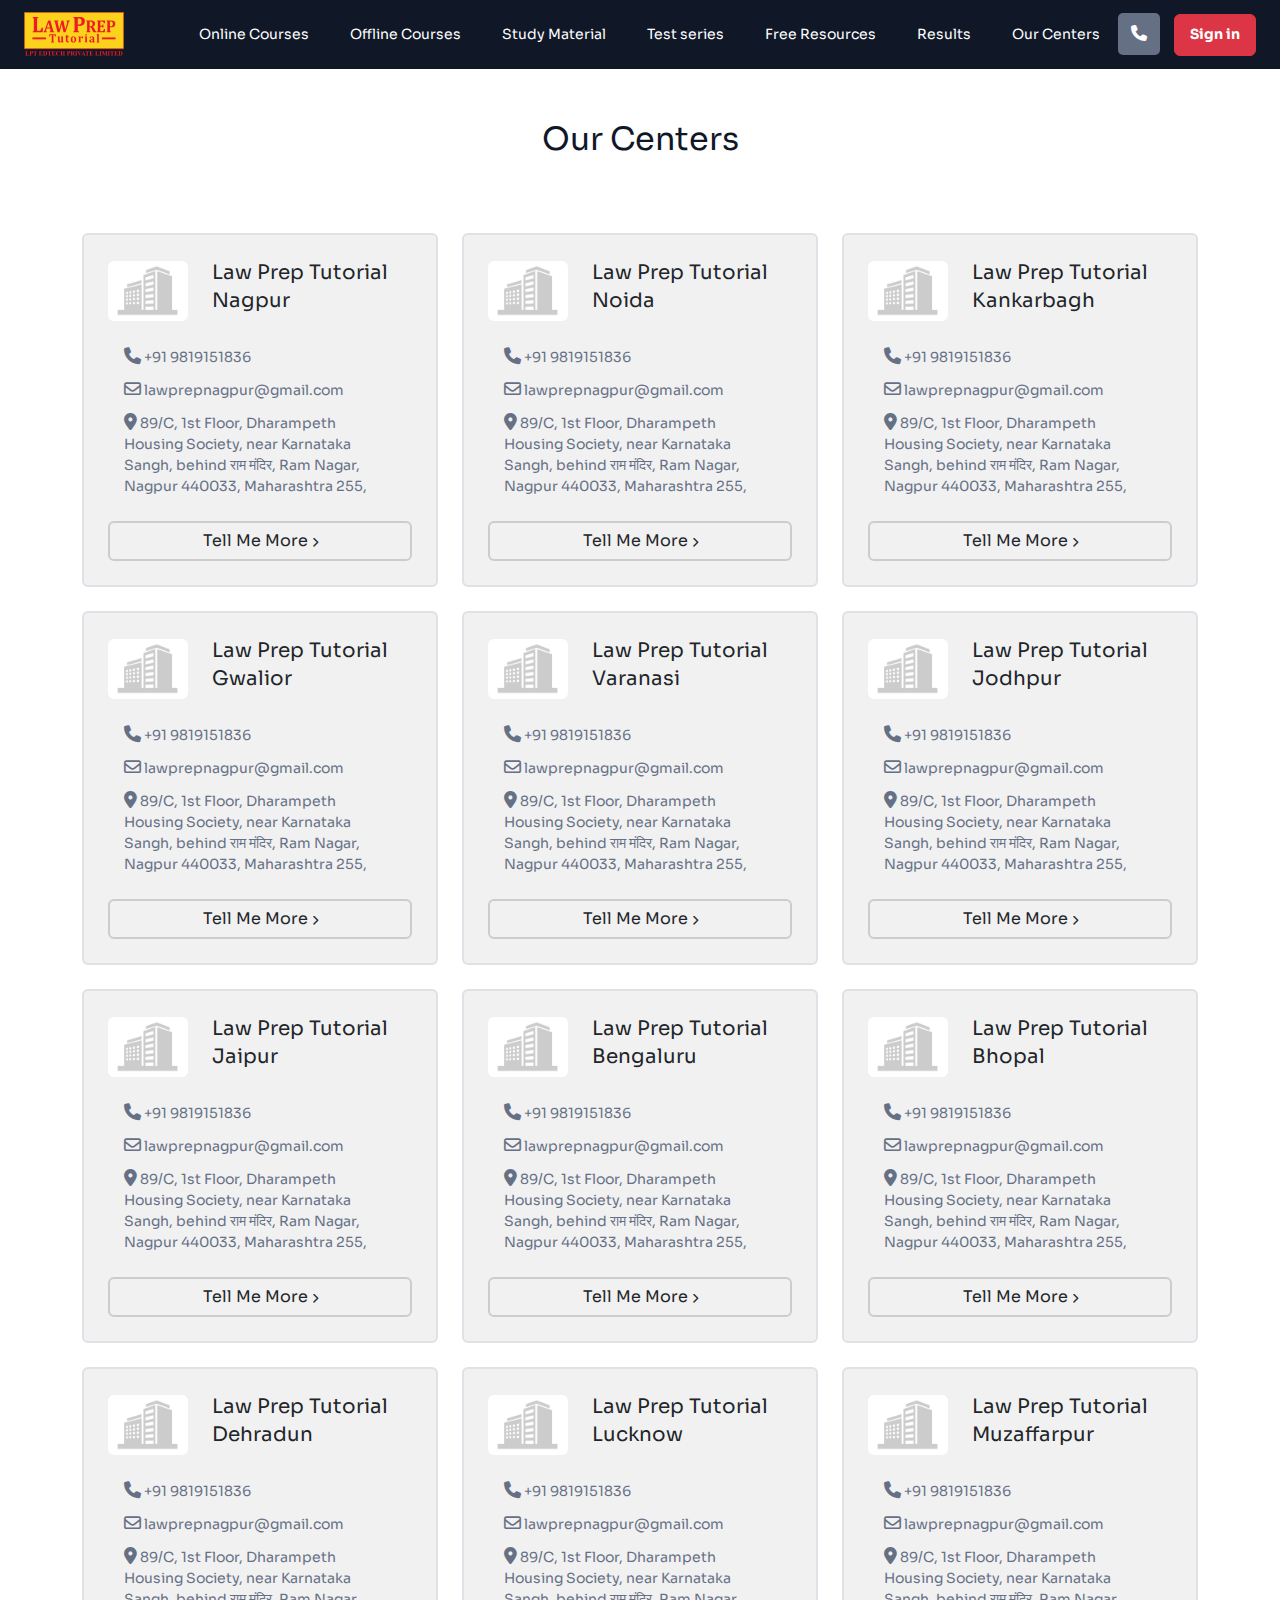
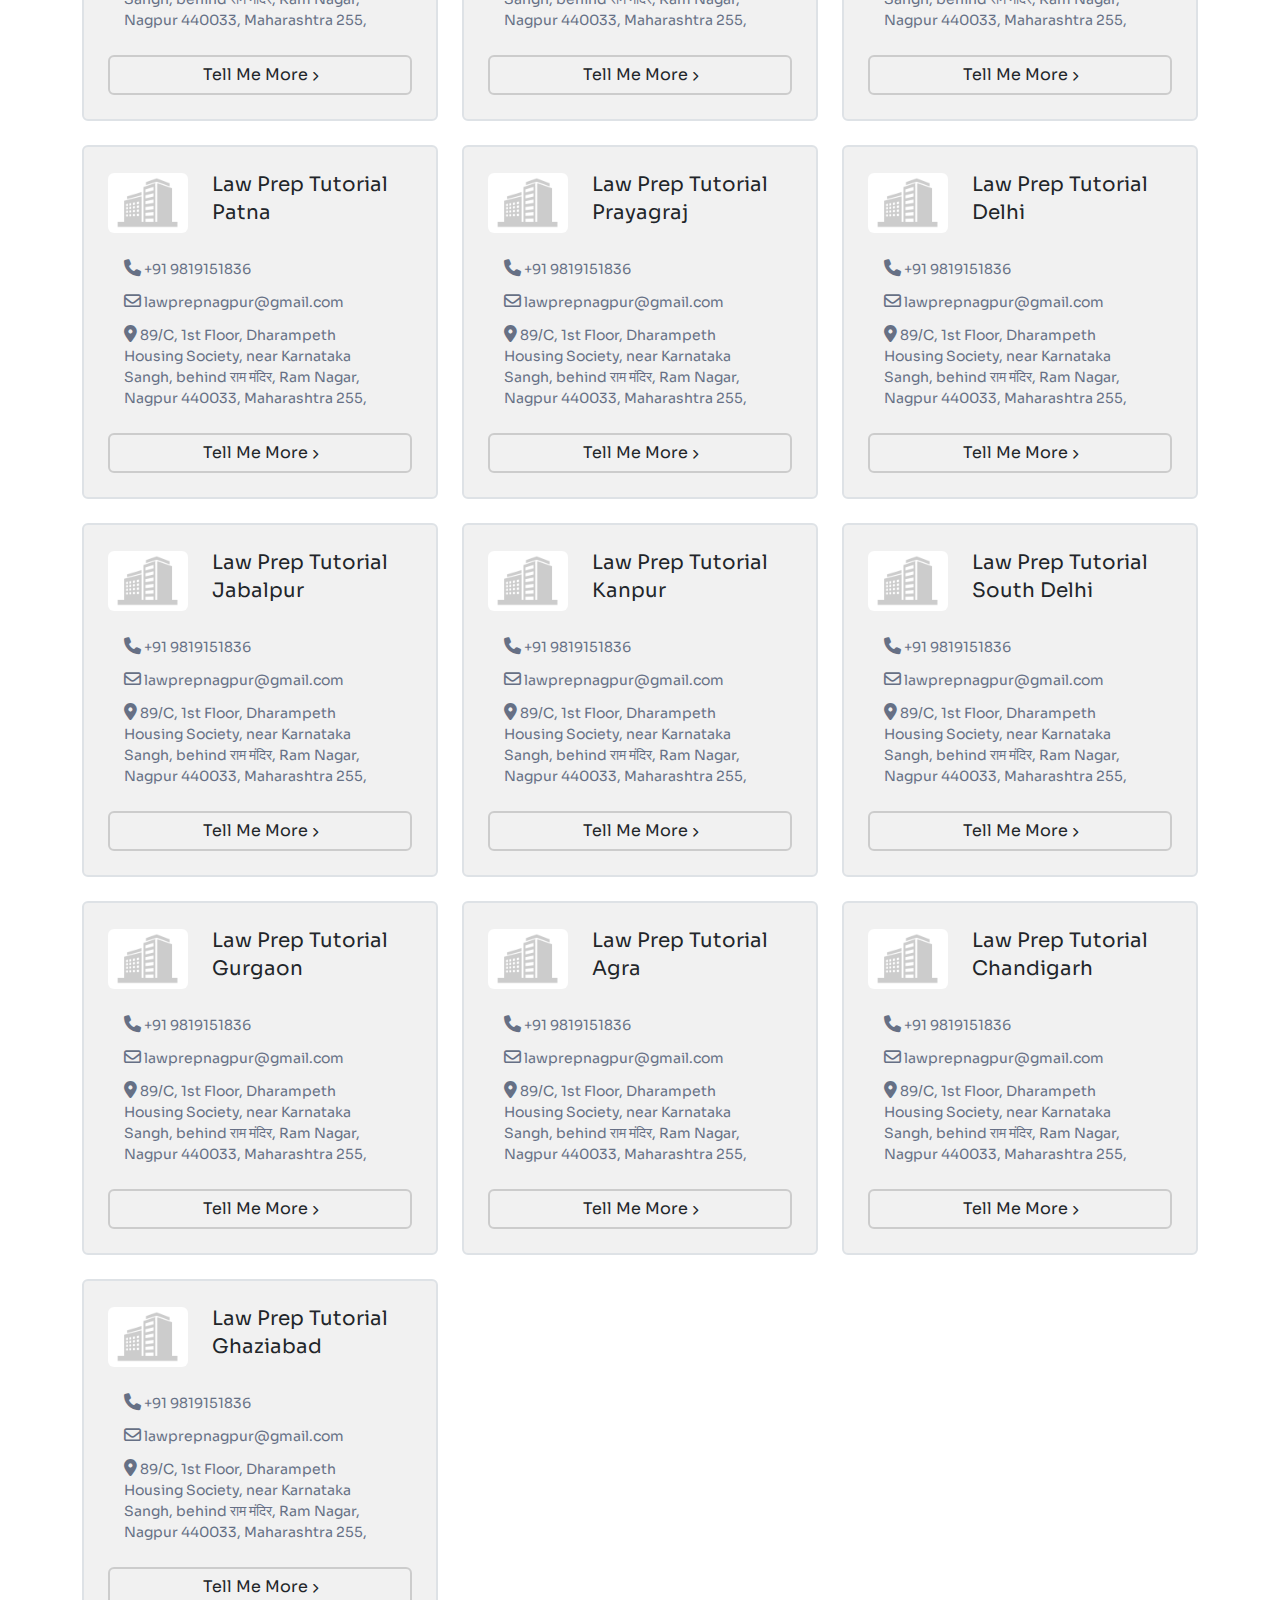
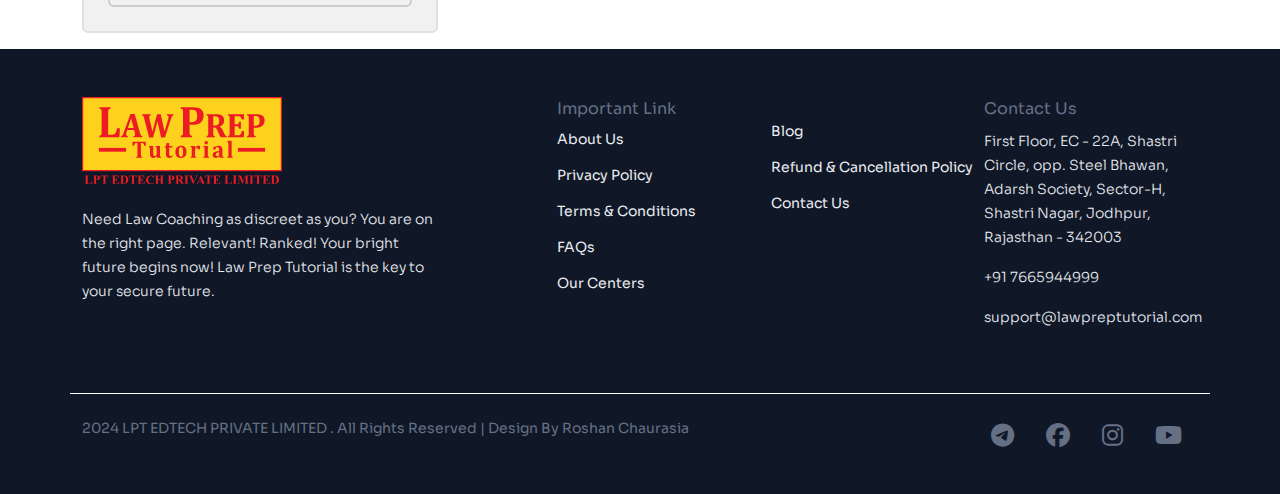
<file: ourCenters.html>
<!DOCTYPE html>
<html lang="en">

<head>
    <meta charset="utf-8" />
    <meta name="viewport" content="width=device-width, initial-scale=1" />
    <title>CLAT Mock Test 2025 (Online Mock Papers)</title>
    <link rel="stylesheet" href="https://cdnjs.cloudflare.com/ajax/libs/font-awesome/6.5.2/css/all.min.css" />
    <link href="https://cdn.jsdelivr.net/npm/bootstrap@5.3.3/dist/css/bootstrap.min.css" rel="stylesheet"
        integrity="sha384-QWTKZyjpPEjISv5WaRU9OFeRpok6YctnYmDr5pNlyT2bRjXh0JMhjY6hW+ALEwIH" crossorigin="anonymous" />
    <link rel="stylesheet" href="https://cdnjs.cloudflare.com/ajax/libs/OwlCarousel2/2.3.4/assets/owl.carousel.min.css">
    <link rel="stylesheet"
        href="https://cdnjs.cloudflare.com/ajax/libs/OwlCarousel2/2.3.4/assets/owl.theme.default.min.css">
    <link rel="stylesheet" href="CSS/style.css" />
    <link rel="stylesheet" href="CSS/responsive.css" />
</head>

<body>
    <!-- ! Call Button Modal Section Start -->
    <div class="modal" id="callBtnModal" tabindex="-1">
        <div class="modal-dialog">
            <div class="modal-content">
                <div class="modal-header">
                    <h5 class="modal-title">SUPPORT</h5>
                    <button type="button" class="btn-close" data-bs-dismiss="modal" aria-label="Close"></button>
                </div>
                <div class="modal-body">
                    <h6>Our friendly team is here to help.</h6>
                    <div class="mb-2">Call Us: <strong>7 Days 9:30 AM to 7:30 PM</strong></div>
                    <div class="commonBox">
                        <p>For CLAT Admission Queries Call</p>
                        <div class="mb-2"><strong>+91 76659 44999</strong></div>
                    </div>
                    <div class="commonBox">
                        <p>For Judiciary Admission Queries Call</p>
                        <div class="mb-2"><strong>+91 76655 64455</strong></div>
                    </div>
                    <div class="commonBox">
                        <p>For Live Classes/Technical Queries Call</p>
                        <div class="mb-2"><strong>+91 76659 04888</strong> / <strong>+91 7851955135</strong></div>
                    </div>
                    <div class="commonBox">
                        <p>For Student Portal & Courier Queries Call</p>
                        <div class="mb-2"><strong>+91 93529 07311</strong></div>
                    </div>
                    <div class="commonBox">
                        <p>For General Queries Call:</p>
                        <div class="mb-2"><strong>0291-2655777</strong></div>
                    </div>
                </div>
                <div class="modal-footer ">
                    <p>For Any Other Queries Mail:</p>
                    <div class="text-info">support@lawpreptutorial.com</div>
                </div>
            </div>
        </div>
    </div>
    <!-- ! Call Button Modal Section End -->
    <!-- ! Sign In Modal Section Start -->
    <div class="modal" id="SignInModal" tabindex="-1">
        <div class="modal-dialog">
            <div class="modal-content">
                <div class="modal-header">
                    <h6 class="modal-title">Sign In with Mobile Number</h6>
                    <button type="button" class="btn-close" data-bs-dismiss="modal" aria-label="Close"></button>
                </div>
                <div class="modal-body">
                    <p>We will send you an One time Password on this mobile number.</p>
                    <div class="input-group input-group-lg mb-3">
                        <span class="input-group-text" id="inputGroup-sizing-lg"><i
                                class="fa-solid fa-phone"></i></span>
                        <input type="text" class="form-control" aria-label="Sizing example input"
                            aria-describedby="inputGroup-sizing-lg" placeholder="Enter Mobile Number">
                    </div>
                    <div class="input-group input-group-lg mb-3">
                        <span class="input-group-text" id="inputGroup-sizing-lg"><i class="fa-solid fa-lock"></i></span>
                        <input type="password" class="form-control" aria-label="Sizing example input"
                            aria-describedby="inputGroup-sizing-lg" placeholder="Enter Password">
                    </div>
                    <div class="d-grid gap-2">
                        <button class="btn btn-danger signBtn text-white" type="button">Login Now</button>
                    </div>
                    <div class="text-center mt-3">
                        <p><span class="text-info">Forgot password?</span></p>
                        <p>Don`t have an account? <span class="text-info">Sign up</span></p>
                    </div>
                </div>
            </div>
        </div>
    </div>
    <!-- ! Sign In Modal Section End -->
    <!-- ! Header Section Start -->
    <header class="container-fluid py-1">
        <nav class="navbar navbar-expand-lg">
            <div class="container-fluid">
                <div class="">
                    <button class="navbar-toggler" type="button" data-bs-toggle="offcanvas"
                        data-bs-target="#offcanvasExample" aria-controls="navbarNav" aria-expanded="false"
                        aria-label="Toggle navigation">
                        <span class="navbar-toggler-icon barIcon"></span>
                    </button>
                    <a class="navbar-brand" href="index.html">
                        <img class="img-fluid" src="images/logo.svg" />
                    </a>
                </div>
                <div class="collapse navbar-collapse justify-content-end" id="navbarNav">
                    <ul class="navbar-nav">
                        <li class="nav-item">
                            <a class="nav-link" href="onlineCourses.html">Online Courses</a>
                        </li>
                        <li class="nav-item">
                            <a class="nav-link" href="offlineCourses.html">Offline Courses</a>
                        </li>
                        <li class="nav-item">
                            <a class="nav-link" href="studyMaterial.html">Study Material</a>
                        </li>
                        <li class="nav-item">
                            <a class="nav-link" href="testSeries.html">Test series</a>
                        </li>
                        <li class="nav-item">
                            <a class="nav-link" href="freeResources.html">Free Resources</a>
                        </li>
                        <li class="nav-item">
                            <a class="nav-link" href="results.html">Results</a>
                        </li>
                        <li class="nav-item">
                            <a class="nav-link" href="ourCenters.html">Our Centers</a>
                        </li>
                    </ul>
                </div>
                <div class="btnGroup">
                    <button class="text-white d-none d-sm-inline" data-bs-toggle="modal" data-bs-target="#callBtnModal">
                        <i class="fa-solid fa-phone"></i>
                    </button>
                    <button type="button" class="btn btn-danger" id="signInBtn" data-bs-toggle="modal"
                        data-bs-target="#SignInModal">Sign in</button>
                </div>
            </div>
        </nav>

        <div class="offcanvas offcanvas-start" tabindex="-1" id="offcanvasExample"
            aria-labelledby="offcanvasExampleLabel">
            <div class="offcanvas-header">
                <h5 class="offcanvas-title" id="offcanvasExampleLabel">
                    <img class="img-fluid" src="images/logo.svg" />
                </h5>
                <button type="button" class="btn-close" data-bs-dismiss="offcanvas" aria-label="Close"></button>
            </div>
            <div class="offcanvas-body">
                <button type="button" class="btn btn-danger w-100">Sign in</button>
                <ul class="navbar-nav mt-4">
                    <li class="nav-item">
                        <a class="nav-link" href="onlineCourses.html">Online Courses</a>
                    </li>
                    <li class="nav-item">
                        <a class="nav-link" href="offlineCourses.html">Offline Courses</a>
                    </li>
                    <li class="nav-item">
                        <a class="nav-link" href="studyMaterial.html">Study Material</a>
                    </li>
                    <li class="nav-item">
                        <a class="nav-link" href="testSeries.html">Test series</a>
                    </li>
                    <li class="nav-item">
                        <a class="nav-link" href="freeResources.html">Free Resources</a>
                    </li>
                    <li class="nav-item">
                        <a class="nav-link" href="results.html">Results</a>
                    </li>
                    <li class="nav-item">
                        <a class="nav-link" href="ourCenters.html">Our Centers</a>
                    </li>
                </ul>
            </div>
        </div>
    </header>
    <!-- ! Header Section End -->
    <main>
        <!-- ! India's Best CLAT Coaching Section Start -->
        <section class="container-fluid">
            <div class="container py-5 text-center">
                <h2 class="common-H2">Our Centers</h2>
            </div>
        </section>
        <!-- ! India's Best CLAT Coaching Section End -->
        <!-- ! Regular Packages Classes Section Start -->
        <section class="container-fluid">
            <div class="container pt-0">
                <div class="row py-3 gy-4 ">
                    <div class="col-lg-4 col-md-6 testSeries-items">
                        <div class="border border-2 rounded-2 p-4 w-100 h-100 live-courses"
                            style="background-color: #F1F1F1;">
                            <div class="course-head d-flex align-items-center column-gap-4">
                                <img src="images/city-default.png" width="80" class="rounded-2">
                                <h3>Law Prep Tutorial Nagpur</h3>
                            </div>
                            <div class="contact-box px-3 my-4">
                                <p><i class="fa-solid fa-phone"></i> +91 9819151836</p>
                                <p><i class="fa-regular fa-envelope"></i> lawprepnagpur@gmail.com</p>
                                <p><i class="fa-solid fa-location-dot"></i> 89/C, 1st Floor, Dharampeth Housing Society,
                                    near Karnataka Sangh, behind राम मंदिर, Ram Nagar, Nagpur 440033, Maharashtra 255,
                                    Beside Mata Anasuya Sabhagruh, Jagnade Square, NANDANVAN, Nagpur - 440 008</p>
                            </div>
                            <button type="button" class="btn btn-outline-danger w-100 text-dark border-2">Tell Me More
                                <i class="fa-solid fa-chevron-right"></i></button>
                        </div>

                    </div>
                    <div class="col-lg-4 col-md-6 testSeries-items">
                        <div class="border border-2 rounded-2 p-4 w-100 h-100 live-courses"
                            style="background-color: #F1F1F1;">
                            <div class="course-head d-flex align-items-center column-gap-4">
                                <img src="images/city-default.png" width="80" class="rounded-2">
                                <h3>Law Prep Tutorial Noida</h3>
                            </div>
                            <div class="contact-box px-3 my-4">
                                <p><i class="fa-solid fa-phone"></i> +91 9819151836</p>
                                <p><i class="fa-regular fa-envelope"></i> lawprepnagpur@gmail.com</p>
                                <p><i class="fa-solid fa-location-dot"></i> 89/C, 1st Floor, Dharampeth Housing Society,
                                    near Karnataka Sangh, behind राम मंदिर, Ram Nagar, Nagpur 440033, Maharashtra 255,
                                    Beside Mata Anasuya Sabhagruh, Jagnade Square, NANDANVAN, Nagpur - 440 008</p>
                            </div>
                            <button type="button" class="btn btn-outline-danger w-100 text-dark border-2">Tell Me More
                                <i class="fa-solid fa-chevron-right"></i></button>
                        </div>

                    </div>
                    <div class="col-lg-4 col-md-6 testSeries-items">
                        <div class="border border-2 rounded-2 p-4 w-100 h-100 live-courses"
                            style="background-color: #F1F1F1;">
                            <div class="course-head d-flex align-items-center column-gap-4">
                                <img src="images/city-default.png" width="80" class="rounded-2">
                                <h3>Law Prep Tutorial Kankarbagh</h3>
                            </div>
                            <div class="contact-box px-3 my-4">
                                <p><i class="fa-solid fa-phone"></i> +91 9819151836</p>
                                <p><i class="fa-regular fa-envelope"></i> lawprepnagpur@gmail.com</p>
                                <p><i class="fa-solid fa-location-dot"></i> 89/C, 1st Floor, Dharampeth Housing Society,
                                    near Karnataka Sangh, behind राम मंदिर, Ram Nagar, Nagpur 440033, Maharashtra 255,
                                    Beside Mata Anasuya Sabhagruh, Jagnade Square, NANDANVAN, Nagpur - 440 008</p>
                            </div>
                            <button type="button" class="btn btn-outline-danger w-100 text-dark border-2">Tell Me More
                                <i class="fa-solid fa-chevron-right"></i></button>
                        </div>

                    </div>
                    <div class="col-lg-4 col-md-6 testSeries-items">
                        <div class="border border-2 rounded-2 p-4 w-100 h-100 live-courses"
                            style="background-color: #F1F1F1;">
                            <div class="course-head d-flex align-items-center column-gap-4">
                                <img src="images/city-default.png" width="80" class="rounded-2">
                                <h3>Law Prep Tutorial Gwalior</h3>
                            </div>
                            <div class="contact-box px-3 my-4">
                                <p><i class="fa-solid fa-phone"></i> +91 9819151836</p>
                                <p><i class="fa-regular fa-envelope"></i> lawprepnagpur@gmail.com</p>
                                <p><i class="fa-solid fa-location-dot"></i> 89/C, 1st Floor, Dharampeth Housing Society,
                                    near Karnataka Sangh, behind राम मंदिर, Ram Nagar, Nagpur 440033, Maharashtra 255,
                                    Beside Mata Anasuya Sabhagruh, Jagnade Square, NANDANVAN, Nagpur - 440 008</p>
                            </div>
                            <button type="button" class="btn btn-outline-danger w-100 text-dark border-2">Tell Me More
                                <i class="fa-solid fa-chevron-right"></i></button>
                        </div>

                    </div>
                    <div class="col-lg-4 col-md-6 testSeries-items">
                        <div class="border border-2 rounded-2 p-4 w-100 h-100 live-courses"
                            style="background-color: #F1F1F1;">
                            <div class="course-head d-flex align-items-center column-gap-4">
                                <img src="images/city-default.png" width="80" class="rounded-2">
                                <h3>Law Prep Tutorial Varanasi</h3>
                            </div>
                            <div class="contact-box px-3 my-4">
                                <p><i class="fa-solid fa-phone"></i> +91 9819151836</p>
                                <p><i class="fa-regular fa-envelope"></i> lawprepnagpur@gmail.com</p>
                                <p><i class="fa-solid fa-location-dot"></i> 89/C, 1st Floor, Dharampeth Housing Society,
                                    near Karnataka Sangh, behind राम मंदिर, Ram Nagar, Nagpur 440033, Maharashtra 255,
                                    Beside Mata Anasuya Sabhagruh, Jagnade Square, NANDANVAN, Nagpur - 440 008</p>
                            </div>
                            <button type="button" class="btn btn-outline-danger w-100 text-dark border-2">Tell Me More
                                <i class="fa-solid fa-chevron-right"></i></button>
                        </div>

                    </div>
                    <div class="col-lg-4 col-md-6 testSeries-items">
                        <div class="border border-2 rounded-2 p-4 w-100 h-100 live-courses"
                            style="background-color: #F1F1F1;">
                            <div class="course-head d-flex align-items-center column-gap-4">
                                <img src="images/city-default.png" width="80" class="rounded-2">
                                <h3>Law Prep Tutorial Jodhpur</h3>
                            </div>
                            <div class="contact-box px-3 my-4">
                                <p><i class="fa-solid fa-phone"></i> +91 9819151836</p>
                                <p><i class="fa-regular fa-envelope"></i> lawprepnagpur@gmail.com</p>
                                <p><i class="fa-solid fa-location-dot"></i> 89/C, 1st Floor, Dharampeth Housing Society,
                                    near Karnataka Sangh, behind राम मंदिर, Ram Nagar, Nagpur 440033, Maharashtra 255,
                                    Beside Mata Anasuya Sabhagruh, Jagnade Square, NANDANVAN, Nagpur - 440 008</p>
                            </div>
                            <button type="button" class="btn btn-outline-danger w-100 text-dark border-2">Tell Me More
                                <i class="fa-solid fa-chevron-right"></i></button>
                        </div>

                    </div>
                    <div class="col-lg-4 col-md-6 testSeries-items">
                        <div class="border border-2 rounded-2 p-4 w-100 h-100 live-courses"
                            style="background-color: #F1F1F1;">
                            <div class="course-head d-flex align-items-center column-gap-4">
                                <img src="images/city-default.png" width="80" class="rounded-2">
                                <h3>Law Prep Tutorial Jaipur</h3>
                            </div>
                            <div class="contact-box px-3 my-4">
                                <p><i class="fa-solid fa-phone"></i> +91 9819151836</p>
                                <p><i class="fa-regular fa-envelope"></i> lawprepnagpur@gmail.com</p>
                                <p><i class="fa-solid fa-location-dot"></i> 89/C, 1st Floor, Dharampeth Housing Society,
                                    near Karnataka Sangh, behind राम मंदिर, Ram Nagar, Nagpur 440033, Maharashtra 255,
                                    Beside Mata Anasuya Sabhagruh, Jagnade Square, NANDANVAN, Nagpur - 440 008</p>
                            </div>
                            <button type="button" class="btn btn-outline-danger w-100 text-dark border-2">Tell Me More
                                <i class="fa-solid fa-chevron-right"></i></button>
                        </div>

                    </div>
                    <div class="col-lg-4 col-md-6 testSeries-items">
                        <div class="border border-2 rounded-2 p-4 w-100 h-100 live-courses"
                            style="background-color: #F1F1F1;">
                            <div class="course-head d-flex align-items-center column-gap-4">
                                <img src="images/city-default.png" width="80" class="rounded-2">
                                <h3>Law Prep Tutorial Bengaluru</h3>
                            </div>
                            <div class="contact-box px-3 my-4">
                                <p><i class="fa-solid fa-phone"></i> +91 9819151836</p>
                                <p><i class="fa-regular fa-envelope"></i> lawprepnagpur@gmail.com</p>
                                <p><i class="fa-solid fa-location-dot"></i> 89/C, 1st Floor, Dharampeth Housing Society,
                                    near Karnataka Sangh, behind राम मंदिर, Ram Nagar, Nagpur 440033, Maharashtra 255,
                                    Beside Mata Anasuya Sabhagruh, Jagnade Square, NANDANVAN, Nagpur - 440 008</p>
                            </div>
                            <button type="button" class="btn btn-outline-danger w-100 text-dark border-2">Tell Me More
                                <i class="fa-solid fa-chevron-right"></i></button>
                        </div>

                    </div>
                    <div class="col-lg-4 col-md-6 testSeries-items">
                        <div class="border border-2 rounded-2 p-4 w-100 h-100 live-courses"
                            style="background-color: #F1F1F1;">
                            <div class="course-head d-flex align-items-center column-gap-4">
                                <img src="images/city-default.png" width="80" class="rounded-2">
                                <h3>Law Prep Tutorial Bhopal</h3>
                            </div>
                            <div class="contact-box px-3 my-4">
                                <p><i class="fa-solid fa-phone"></i> +91 9819151836</p>
                                <p><i class="fa-regular fa-envelope"></i> lawprepnagpur@gmail.com</p>
                                <p><i class="fa-solid fa-location-dot"></i> 89/C, 1st Floor, Dharampeth Housing Society,
                                    near Karnataka Sangh, behind राम मंदिर, Ram Nagar, Nagpur 440033, Maharashtra 255,
                                    Beside Mata Anasuya Sabhagruh, Jagnade Square, NANDANVAN, Nagpur - 440 008</p>
                            </div>
                            <button type="button" class="btn btn-outline-danger w-100 text-dark border-2">Tell Me More
                                <i class="fa-solid fa-chevron-right"></i></button>
                        </div>

                    </div>
                    <div class="col-lg-4 col-md-6 testSeries-items">
                        <div class="border border-2 rounded-2 p-4 w-100 h-100 live-courses"
                            style="background-color: #F1F1F1;">
                            <div class="course-head d-flex align-items-center column-gap-4">
                                <img src="images/city-default.png" width="80" class="rounded-2">
                                <h3>Law Prep Tutorial Dehradun</h3>
                            </div>
                            <div class="contact-box px-3 my-4">
                                <p><i class="fa-solid fa-phone"></i> +91 9819151836</p>
                                <p><i class="fa-regular fa-envelope"></i> lawprepnagpur@gmail.com</p>
                                <p><i class="fa-solid fa-location-dot"></i> 89/C, 1st Floor, Dharampeth Housing Society,
                                    near Karnataka Sangh, behind राम मंदिर, Ram Nagar, Nagpur 440033, Maharashtra 255,
                                    Beside Mata Anasuya Sabhagruh, Jagnade Square, NANDANVAN, Nagpur - 440 008</p>
                            </div>
                            <button type="button" class="btn btn-outline-danger w-100 text-dark border-2">Tell Me More
                                <i class="fa-solid fa-chevron-right"></i></button>
                        </div>

                    </div>
                    <div class="col-lg-4 col-md-6 testSeries-items">
                        <div class="border border-2 rounded-2 p-4 w-100 h-100 live-courses"
                            style="background-color: #F1F1F1;">
                            <div class="course-head d-flex align-items-center column-gap-4">
                                <img src="images/city-default.png" width="80" class="rounded-2">
                                <h3>Law Prep Tutorial Lucknow</h3>
                            </div>
                            <div class="contact-box px-3 my-4">
                                <p><i class="fa-solid fa-phone"></i> +91 9819151836</p>
                                <p><i class="fa-regular fa-envelope"></i> lawprepnagpur@gmail.com</p>
                                <p><i class="fa-solid fa-location-dot"></i> 89/C, 1st Floor, Dharampeth Housing Society,
                                    near Karnataka Sangh, behind राम मंदिर, Ram Nagar, Nagpur 440033, Maharashtra 255,
                                    Beside Mata Anasuya Sabhagruh, Jagnade Square, NANDANVAN, Nagpur - 440 008</p>
                            </div>
                            <button type="button" class="btn btn-outline-danger w-100 text-dark border-2">Tell Me More
                                <i class="fa-solid fa-chevron-right"></i></button>
                        </div>

                    </div>
                    <div class="col-lg-4 col-md-6 testSeries-items">
                        <div class="border border-2 rounded-2 p-4 w-100 h-100 live-courses"
                            style="background-color: #F1F1F1;">
                            <div class="course-head d-flex align-items-center column-gap-4">
                                <img src="images/city-default.png" width="80" class="rounded-2">
                                <h3>Law Prep Tutorial Muzaffarpur</h3>
                            </div>
                            <div class="contact-box px-3 my-4">
                                <p><i class="fa-solid fa-phone"></i> +91 9819151836</p>
                                <p><i class="fa-regular fa-envelope"></i> lawprepnagpur@gmail.com</p>
                                <p><i class="fa-solid fa-location-dot"></i> 89/C, 1st Floor, Dharampeth Housing Society,
                                    near Karnataka Sangh, behind राम मंदिर, Ram Nagar, Nagpur 440033, Maharashtra 255,
                                    Beside Mata Anasuya Sabhagruh, Jagnade Square, NANDANVAN, Nagpur - 440 008</p>
                            </div>
                            <button type="button" class="btn btn-outline-danger w-100 text-dark border-2">Tell Me More
                                <i class="fa-solid fa-chevron-right"></i></button>
                        </div>

                    </div>
                    <div class="col-lg-4 col-md-6 testSeries-items">
                        <div class="border border-2 rounded-2 p-4 w-100 h-100 live-courses"
                            style="background-color: #F1F1F1;">
                            <div class="course-head d-flex align-items-center column-gap-4">
                                <img src="images/city-default.png" width="80" class="rounded-2">
                                <h3>Law Prep Tutorial Patna</h3>
                            </div>
                            <div class="contact-box px-3 my-4">
                                <p><i class="fa-solid fa-phone"></i> +91 9819151836</p>
                                <p><i class="fa-regular fa-envelope"></i> lawprepnagpur@gmail.com</p>
                                <p><i class="fa-solid fa-location-dot"></i> 89/C, 1st Floor, Dharampeth Housing Society,
                                    near Karnataka Sangh, behind राम मंदिर, Ram Nagar, Nagpur 440033, Maharashtra 255,
                                    Beside Mata Anasuya Sabhagruh, Jagnade Square, NANDANVAN, Nagpur - 440 008</p>
                            </div>
                            <button type="button" class="btn btn-outline-danger w-100 text-dark border-2">Tell Me More
                                <i class="fa-solid fa-chevron-right"></i></button>
                        </div>

                    </div>
                    <div class="col-lg-4 col-md-6 testSeries-items">
                        <div class="border border-2 rounded-2 p-4 w-100 h-100 live-courses"
                            style="background-color: #F1F1F1;">
                            <div class="course-head d-flex align-items-center column-gap-4">
                                <img src="images/city-default.png" width="80" class="rounded-2">
                                <h3>Law Prep Tutorial Prayagraj</h3>
                            </div>
                            <div class="contact-box px-3 my-4">
                                <p><i class="fa-solid fa-phone"></i> +91 9819151836</p>
                                <p><i class="fa-regular fa-envelope"></i> lawprepnagpur@gmail.com</p>
                                <p><i class="fa-solid fa-location-dot"></i> 89/C, 1st Floor, Dharampeth Housing Society,
                                    near Karnataka Sangh, behind राम मंदिर, Ram Nagar, Nagpur 440033, Maharashtra 255,
                                    Beside Mata Anasuya Sabhagruh, Jagnade Square, NANDANVAN, Nagpur - 440 008</p>
                            </div>
                            <button type="button" class="btn btn-outline-danger w-100 text-dark border-2">Tell Me More
                                <i class="fa-solid fa-chevron-right"></i></button>
                        </div>

                    </div>
                    <div class="col-lg-4 col-md-6 testSeries-items">
                        <div class="border border-2 rounded-2 p-4 w-100 h-100 live-courses"
                            style="background-color: #F1F1F1;">
                            <div class="course-head d-flex align-items-center column-gap-4">
                                <img src="images/city-default.png" width="80" class="rounded-2">
                                <h3>Law Prep Tutorial Delhi</h3>
                            </div>
                            <div class="contact-box px-3 my-4">
                                <p><i class="fa-solid fa-phone"></i> +91 9819151836</p>
                                <p><i class="fa-regular fa-envelope"></i> lawprepnagpur@gmail.com</p>
                                <p><i class="fa-solid fa-location-dot"></i> 89/C, 1st Floor, Dharampeth Housing Society,
                                    near Karnataka Sangh, behind राम मंदिर, Ram Nagar, Nagpur 440033, Maharashtra 255,
                                    Beside Mata Anasuya Sabhagruh, Jagnade Square, NANDANVAN, Nagpur - 440 008</p>
                            </div>
                            <button type="button" class="btn btn-outline-danger w-100 text-dark border-2">Tell Me More
                                <i class="fa-solid fa-chevron-right"></i></button>
                        </div>

                    </div>
                    <div class="col-lg-4 col-md-6 testSeries-items">
                        <div class="border border-2 rounded-2 p-4 w-100 h-100 live-courses"
                            style="background-color: #F1F1F1;">
                            <div class="course-head d-flex align-items-center column-gap-4">
                                <img src="images/city-default.png" width="80" class="rounded-2">
                                <h3>Law Prep Tutorial Jabalpur</h3>
                            </div>
                            <div class="contact-box px-3 my-4">
                                <p><i class="fa-solid fa-phone"></i> +91 9819151836</p>
                                <p><i class="fa-regular fa-envelope"></i> lawprepnagpur@gmail.com</p>
                                <p><i class="fa-solid fa-location-dot"></i> 89/C, 1st Floor, Dharampeth Housing Society,
                                    near Karnataka Sangh, behind राम मंदिर, Ram Nagar, Nagpur 440033, Maharashtra 255,
                                    Beside Mata Anasuya Sabhagruh, Jagnade Square, NANDANVAN, Nagpur - 440 008</p>
                            </div>
                            <button type="button" class="btn btn-outline-danger w-100 text-dark border-2">Tell Me More
                                <i class="fa-solid fa-chevron-right"></i></button>
                        </div>

                    </div>
                    <div class="col-lg-4 col-md-6 testSeries-items">
                        <div class="border border-2 rounded-2 p-4 w-100 h-100 live-courses"
                            style="background-color: #F1F1F1;">
                            <div class="course-head d-flex align-items-center column-gap-4">
                                <img src="images/city-default.png" width="80" class="rounded-2">
                                <h3>Law Prep Tutorial Kanpur</h3>
                            </div>
                            <div class="contact-box px-3 my-4">
                                <p><i class="fa-solid fa-phone"></i> +91 9819151836</p>
                                <p><i class="fa-regular fa-envelope"></i> lawprepnagpur@gmail.com</p>
                                <p><i class="fa-solid fa-location-dot"></i> 89/C, 1st Floor, Dharampeth Housing Society,
                                    near Karnataka Sangh, behind राम मंदिर, Ram Nagar, Nagpur 440033, Maharashtra 255,
                                    Beside Mata Anasuya Sabhagruh, Jagnade Square, NANDANVAN, Nagpur - 440 008</p>
                            </div>
                            <button type="button" class="btn btn-outline-danger w-100 text-dark border-2">Tell Me More
                                <i class="fa-solid fa-chevron-right"></i></button>
                        </div>

                    </div>
                    <div class="col-lg-4 col-md-6 testSeries-items">
                        <div class="border border-2 rounded-2 p-4 w-100 h-100 live-courses"
                            style="background-color: #F1F1F1;">
                            <div class="course-head d-flex align-items-center column-gap-4">
                                <img src="images/city-default.png" width="80" class="rounded-2">
                                <h3>Law Prep Tutorial South Delhi</h3>
                            </div>
                            <div class="contact-box px-3 my-4">
                                <p><i class="fa-solid fa-phone"></i> +91 9819151836</p>
                                <p><i class="fa-regular fa-envelope"></i> lawprepnagpur@gmail.com</p>
                                <p><i class="fa-solid fa-location-dot"></i> 89/C, 1st Floor, Dharampeth Housing Society,
                                    near Karnataka Sangh, behind राम मंदिर, Ram Nagar, Nagpur 440033, Maharashtra 255,
                                    Beside Mata Anasuya Sabhagruh, Jagnade Square, NANDANVAN, Nagpur - 440 008</p>
                            </div>
                            <button type="button" class="btn btn-outline-danger w-100 text-dark border-2">Tell Me More
                                <i class="fa-solid fa-chevron-right"></i></button>
                        </div>

                    </div>
                    <div class="col-lg-4 col-md-6 testSeries-items">
                        <div class="border border-2 rounded-2 p-4 w-100 h-100 live-courses"
                            style="background-color: #F1F1F1;">
                            <div class="course-head d-flex align-items-center column-gap-4">
                                <img src="images/city-default.png" width="80" class="rounded-2">
                                <h3>Law Prep Tutorial Gurgaon</h3>
                            </div>
                            <div class="contact-box px-3 my-4">
                                <p><i class="fa-solid fa-phone"></i> +91 9819151836</p>
                                <p><i class="fa-regular fa-envelope"></i> lawprepnagpur@gmail.com</p>
                                <p><i class="fa-solid fa-location-dot"></i> 89/C, 1st Floor, Dharampeth Housing Society,
                                    near Karnataka Sangh, behind राम मंदिर, Ram Nagar, Nagpur 440033, Maharashtra 255,
                                    Beside Mata Anasuya Sabhagruh, Jagnade Square, NANDANVAN, Nagpur - 440 008</p>
                            </div>
                            <button type="button" class="btn btn-outline-danger w-100 text-dark border-2">Tell Me More
                                <i class="fa-solid fa-chevron-right"></i></button>
                        </div>

                    </div>
                    <div class="col-lg-4 col-md-6 testSeries-items">
                        <div class="border border-2 rounded-2 p-4 w-100 h-100 live-courses"
                            style="background-color: #F1F1F1;">
                            <div class="course-head d-flex align-items-center column-gap-4">
                                <img src="images/city-default.png" width="80" class="rounded-2">
                                <h3>Law Prep Tutorial Agra</h3>
                            </div>
                            <div class="contact-box px-3 my-4">
                                <p><i class="fa-solid fa-phone"></i> +91 9819151836</p>
                                <p><i class="fa-regular fa-envelope"></i> lawprepnagpur@gmail.com</p>
                                <p><i class="fa-solid fa-location-dot"></i> 89/C, 1st Floor, Dharampeth Housing Society,
                                    near Karnataka Sangh, behind राम मंदिर, Ram Nagar, Nagpur 440033, Maharashtra 255,
                                    Beside Mata Anasuya Sabhagruh, Jagnade Square, NANDANVAN, Nagpur - 440 008</p>
                            </div>
                            <button type="button" class="btn btn-outline-danger w-100 text-dark border-2">Tell Me More
                                <i class="fa-solid fa-chevron-right"></i></button>
                        </div>

                    </div>
                    <div class="col-lg-4 col-md-6 testSeries-items">
                        <div class="border border-2 rounded-2 p-4 w-100 h-100 live-courses"
                            style="background-color: #F1F1F1;">
                            <div class="course-head d-flex align-items-center column-gap-4">
                                <img src="images/city-default.png" width="80" class="rounded-2">
                                <h3>Law Prep Tutorial Chandigarh</h3>
                            </div>
                            <div class="contact-box px-3 my-4">
                                <p><i class="fa-solid fa-phone"></i> +91 9819151836</p>
                                <p><i class="fa-regular fa-envelope"></i> lawprepnagpur@gmail.com</p>
                                <p><i class="fa-solid fa-location-dot"></i> 89/C, 1st Floor, Dharampeth Housing Society,
                                    near Karnataka Sangh, behind राम मंदिर, Ram Nagar, Nagpur 440033, Maharashtra 255,
                                    Beside Mata Anasuya Sabhagruh, Jagnade Square, NANDANVAN, Nagpur - 440 008</p>
                            </div>
                            <button type="button" class="btn btn-outline-danger w-100 text-dark border-2">Tell Me More
                                <i class="fa-solid fa-chevron-right"></i></button>
                        </div>

                    </div>
                    <div class="col-lg-4 col-md-6 testSeries-items">
                        <div class="border border-2 rounded-2 p-4 w-100 h-100 live-courses"
                            style="background-color: #F1F1F1;">
                            <div class="course-head d-flex align-items-center column-gap-4">
                                <img src="images/city-default.png" width="80" class="rounded-2">
                                <h3>Law Prep Tutorial Ghaziabad</h3>
                            </div>
                            <div class="contact-box px-3 my-4">
                                <p><i class="fa-solid fa-phone"></i> +91 9819151836</p>
                                <p><i class="fa-regular fa-envelope"></i> lawprepnagpur@gmail.com</p>
                                <p><i class="fa-solid fa-location-dot"></i> 89/C, 1st Floor, Dharampeth Housing Society,
                                    near Karnataka Sangh, behind राम मंदिर, Ram Nagar, Nagpur 440033, Maharashtra 255,
                                    Beside Mata Anasuya Sabhagruh, Jagnade Square, NANDANVAN, Nagpur - 440 008</p>
                            </div>
                            <button type="button" class="btn btn-outline-danger w-100 text-dark border-2">Tell Me More
                                <i class="fa-solid fa-chevron-right"></i></button>
                        </div>

                    </div>
                </div>
            </div>
        </section>
        <!-- ! Regular Packages Classes Section End -->
        <!-- ! Footer Section Start -->
        <footer class="container-fluid">
            <div class="container py-5 footer1 border-bottom border-white">
                <div class="row justify-content-between footer1-row">
                    <div class="col-md-4 col-12 d-flex justify-content-between">
                        <div class="col-12">
                            <img src="images/logo.svg" class="footer-logo" />
                            <p>
                                Need Law Coaching as discreet as you? You are on the right page.
                                Relevant! Ranked! Your bright future begins now! Law Prep
                                Tutorial is the key to your secure future.
                            </p>
                        </div>
                    </div>
                    <div class="col-md-7 col-12 d-flex justify-content-between footer1-right">
                        <div class="col-md-4 ">
                            <h4 class="common-span">Important Link</h4>
                            <div class="d-flex flex-column infoGrp">
                                <span>About Us</span>
                                <span>Privacy Policy</span>
                                <span>Terms & Conditions</span>
                                <span>FAQs</span>
                                <span>Our Centers</span>
                            </div>
                        </div>
                        <div class="col-md-4 ">
                            <div class="d-flex flex-column infoGrp">
                                <span class="mt-4">Blog</span>
                                <span>Refund & Cancellation Policy</span>
                                <span>Contact Us</span>
                            </div>
                        </div>
                        <div class="col-md-4 ">
                            <h4 class="common-span">Contact Us</h4>
                            <p>First Floor, EC - 22A, Shastri Circle, opp. Steel Bhawan, Adarsh Society, Sector-H,
                                Shastri Nagar, Jodhpur, Rajasthan - 342003</p>
                            <p>+91 7665944999</p>
                            <p>support@lawpreptutorial.com</p>
                        </div>
                    </div>
                </div>
            </div>
            <div class="container py-4 footer2 d-flex justify-content-between">
                <p>2024 LPT EDTECH PRIVATE LIMITED . All Rights Reserved | <a href="">Design By Roshan Chaurasia</a></p>
                <ul class="d-flex">
                    <li class="mx-3 fs-4"><i class="fa-brands fa-telegram"></i></li>
                    <li class="mx-3 fs-4"><i class="fa-brands fa-facebook"></i></li>
                    <li class="mx-3 fs-4"><i class="fa-brands fa-instagram"></i></li>
                    <li class="mx-3 fs-4"><i class="fa-brands fa-youtube"></i></li>
                </ul>
            </div>
        </footer>
        <!-- ! Footer Section End -->
        <script src="https://cdn.jsdelivr.net/npm/bootstrap@5.3.3/dist/js/bootstrap.bundle.min.js"
            integrity="sha384-YvpcrYf0tY3lHB60NNkmXc5s9fDVZLESaAA55NDzOxhy9GkcIdslK1eN7N6jIeHz"
            crossorigin="anonymous"></script>
        <script src="https://cdnjs.cloudflare.com/ajax/libs/jquery/3.3.1/jquery.min.js"></script>
        <script src="https://cdnjs.cloudflare.com/ajax/libs/OwlCarousel2/2.3.4/owl.carousel.min.js"></script>
        <script src="JS/script.js"></script>
</body>

</html>
</file>
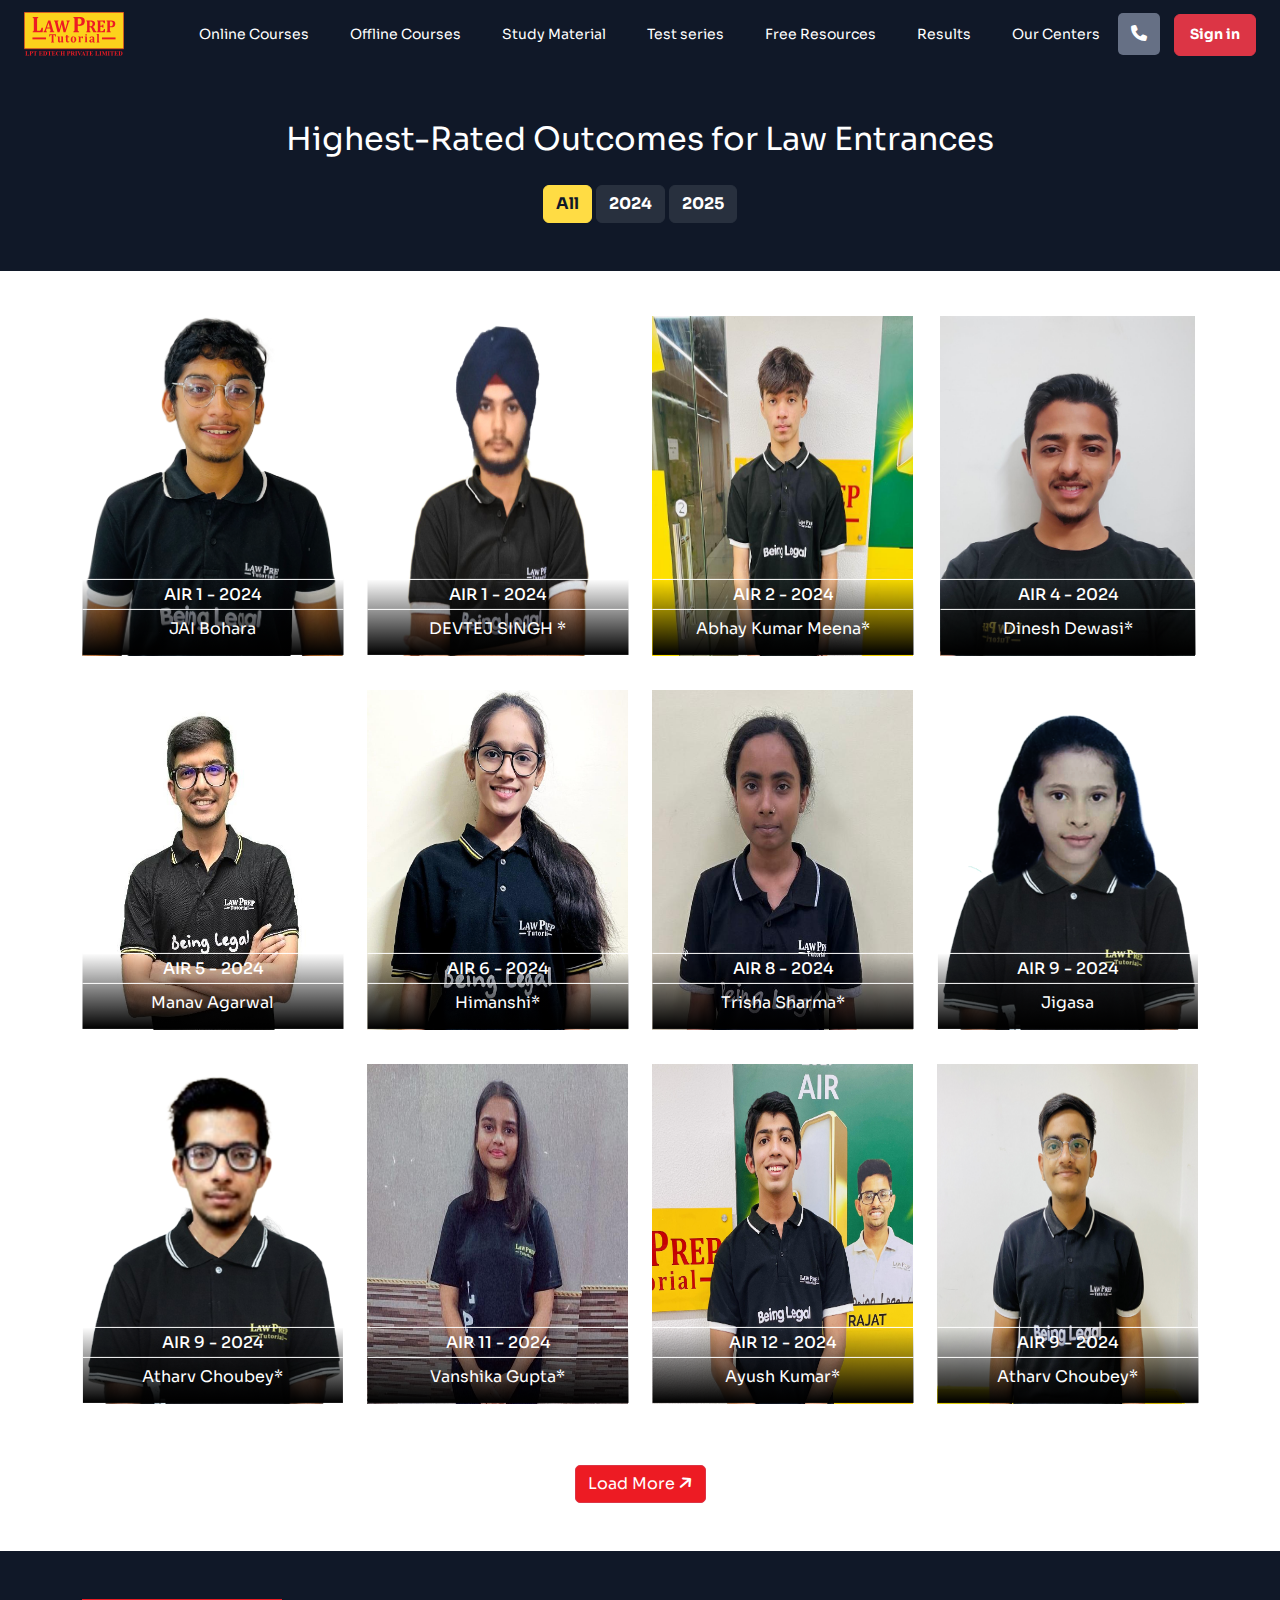
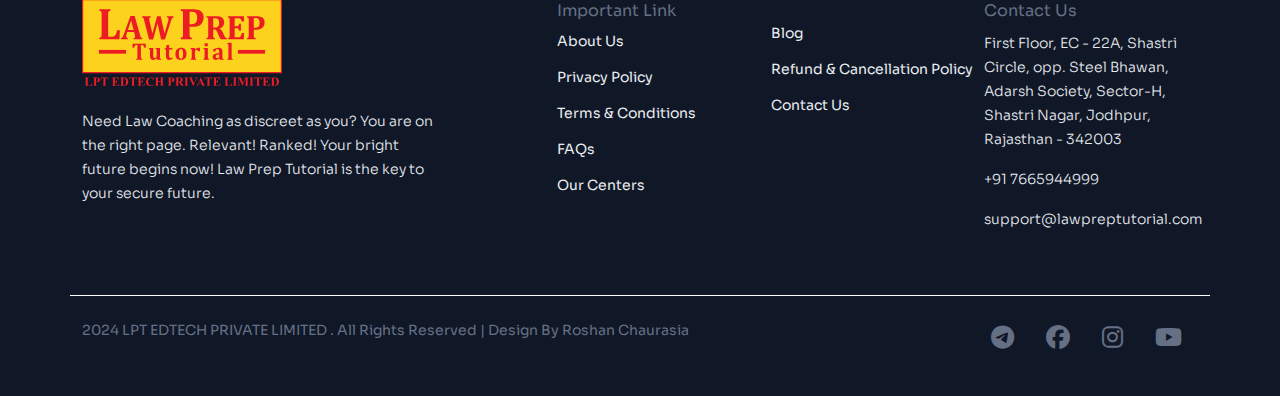
<file: results.html>
<!DOCTYPE html>
<html lang="en">

<head>
  <meta charset="utf-8" />
  <meta name="viewport" content="width=device-width, initial-scale=1" />
  <title>Law Prep Tutorial Results: CLAT 2024</title>
  <link rel="stylesheet" href="https://cdnjs.cloudflare.com/ajax/libs/font-awesome/6.5.2/css/all.min.css" />
  <link href="https://cdn.jsdelivr.net/npm/bootstrap@5.3.3/dist/css/bootstrap.min.css" rel="stylesheet"
    integrity="sha384-QWTKZyjpPEjISv5WaRU9OFeRpok6YctnYmDr5pNlyT2bRjXh0JMhjY6hW+ALEwIH" crossorigin="anonymous" />
  <link rel="stylesheet" href="https://cdnjs.cloudflare.com/ajax/libs/OwlCarousel2/2.3.4/assets/owl.carousel.min.css">
  <link rel="stylesheet"
    href="https://cdnjs.cloudflare.com/ajax/libs/OwlCarousel2/2.3.4/assets/owl.theme.default.min.css">
  <link rel="stylesheet" href="CSS/style.css" />
  <link rel="stylesheet" href="CSS/responsive.css" />
</head>

<body>
  <!-- ! Call Button Modal Section Start -->
  <div class="modal" id="callBtnModal" tabindex="-1">
    <div class="modal-dialog">
      <div class="modal-content">
        <div class="modal-header">
          <h5 class="modal-title">SUPPORT</h5>
          <button type="button" class="btn-close" data-bs-dismiss="modal" aria-label="Close"></button>
        </div>
        <div class="modal-body">
          <h6>Our friendly team is here to help.</h6>
          <div class="mb-2">Call Us: <strong>7 Days 9:30 AM to 7:30 PM</strong></div>
          <div class="commonBox">
            <p>For CLAT Admission Queries Call</p>
            <div class="mb-2"><strong>+91 76659 44999</strong></div>
          </div>
          <div class="commonBox">
            <p>For Judiciary Admission Queries Call</p>
            <div class="mb-2"><strong>+91 76655 64455</strong></div>
          </div>
          <div class="commonBox">
            <p>For Live Classes/Technical Queries Call</p>
            <div class="mb-2"><strong>+91 76659 04888</strong> / <strong>+91 7851955135</strong></div>
          </div>
          <div class="commonBox">
            <p>For Student Portal & Courier Queries Call</p>
            <div class="mb-2"><strong>+91 93529 07311</strong></div>
          </div>
          <div class="commonBox">
            <p>For General Queries Call:</p>
            <div class="mb-2"><strong>0291-2655777</strong></div>
          </div>
        </div>
        <div class="modal-footer ">
          <p>For Any Other Queries Mail:</p>
          <div class="text-info">support@lawpreptutorial.com</div>
        </div>
      </div>
    </div>
  </div>
  <!-- ! Call Button Modal Section End -->
  <!-- ! Sign In Modal Section Start -->
  <div class="modal" id="SignInModal" tabindex="-1">
    <div class="modal-dialog">
      <div class="modal-content">
        <div class="modal-header">
          <h6 class="modal-title">Sign In with Mobile Number</h6>
          <button type="button" class="btn-close" data-bs-dismiss="modal" aria-label="Close"></button>
        </div>
        <div class="modal-body">
          <p>We will send you an One time Password on this mobile number.</p>
          <div class="input-group input-group-lg mb-3">
            <span class="input-group-text" id="inputGroup-sizing-lg"><i class="fa-solid fa-phone"></i></span>
            <input type="text" class="form-control" aria-label="Sizing example input"
              aria-describedby="inputGroup-sizing-lg" placeholder="Enter Mobile Number">
          </div>
          <div class="input-group input-group-lg mb-3">
            <span class="input-group-text" id="inputGroup-sizing-lg"><i class="fa-solid fa-lock"></i></span>
            <input type="password" class="form-control" aria-label="Sizing example input"
              aria-describedby="inputGroup-sizing-lg" placeholder="Enter Password">
          </div>
          <div class="d-grid gap-2">
            <button class="btn btn-danger signBtn text-white" type="button">Login Now</button>
          </div>
          <div class="text-center mt-3">
            <p><span class="text-info">Forgot password?</span></p>
            <p>Don`t have an account? <span class="text-info">Sign up</span></p>
          </div>
        </div>
      </div>
    </div>
  </div>
  <!-- ! Sign In Modal Section End -->
  <!-- ! Header Section Start -->
  <header class="container-fluid py-1">
    <nav class="navbar navbar-expand-lg">
      <div class="container-fluid">
        <div class="">
          <button class="navbar-toggler" type="button" data-bs-toggle="offcanvas" data-bs-target="#offcanvasExample"
            aria-controls="navbarNav" aria-expanded="false" aria-label="Toggle navigation">
            <span class="navbar-toggler-icon barIcon"></span>
          </button>
          <a class="navbar-brand" href="index.html">
            <img class="img-fluid" src="images/logo.svg" />
          </a>
        </div>
        <div class="collapse navbar-collapse justify-content-end" id="navbarNav">
          <ul class="navbar-nav">
            <li class="nav-item">
              <a class="nav-link" href="onlineCourses.html">Online Courses</a>
            </li>
            <li class="nav-item">
              <a class="nav-link" href="offlineCourses.html">Offline Courses</a>
            </li>
            <li class="nav-item">
              <a class="nav-link" href="studyMaterial.html">Study Material</a>
            </li>
            <li class="nav-item">
              <a class="nav-link" href="testSeries.html">Test series</a>
            </li>
            <li class="nav-item">
              <a class="nav-link" href="freeResources.html">Free Resources</a>
            </li>
            <li class="nav-item">
              <a class="nav-link" href="results.html">Results</a>
            </li>
            <li class="nav-item">
              <a class="nav-link" href="ourCenters.html">Our Centers</a>
            </li>
          </ul>
        </div>
        <div class="btnGroup">
          <button class="text-white d-none d-sm-inline" data-bs-toggle="modal" data-bs-target="#callBtnModal">
            <i class="fa-solid fa-phone"></i>
          </button>
          <button type="button" class="btn btn-danger" id="signInBtn" data-bs-toggle="modal"
            data-bs-target="#SignInModal">Sign in</button>
        </div>
      </div>
    </nav>

    <div class="offcanvas offcanvas-start" tabindex="-1" id="offcanvasExample" aria-labelledby="offcanvasExampleLabel">
      <div class="offcanvas-header">
        <h5 class="offcanvas-title" id="offcanvasExampleLabel">
          <img class="img-fluid" src="images/logo.svg" />
        </h5>
        <button type="button" class="btn-close" data-bs-dismiss="offcanvas" aria-label="Close"></button>
      </div>
      <div class="offcanvas-body">
        <button type="button" class="btn btn-danger w-100">Sign in</button>
        <ul class="navbar-nav mt-4">
          <li class="nav-item">
            <a class="nav-link" href="onlineCourses.html">Online Courses</a>
          </li>
          <li class="nav-item">
            <a class="nav-link" href="offlineCourses.html">Offline Courses</a>
          </li>
          <li class="nav-item">
            <a class="nav-link" href="studyMaterial.html">Study Material</a>
          </li>
          <li class="nav-item">
            <a class="nav-link" href="testSeries.html">Test series</a>
          </li>
          <li class="nav-item">
            <a class="nav-link" href="freeResources.html">Free Resources</a>
          </li>
          <li class="nav-item">
            <a class="nav-link" href="results.html">Results</a>
          </li>
          <li class="nav-item">
            <a class="nav-link" href="ourCenters.html">Our Centers</a>
          </li>
        </ul>
      </div>
    </div>
  </header>
  <!-- ! Header Section End -->
  <main>
    <!-- ! India's Best CLAT Coaching Section Start -->
    <section class="container-fluid" style="background-color: #101828;">
      <div class="container py-5 text-center">
        <h2 class="common-H2 mb-4 text-white">Highest-Rated Outcomes for Law Entrances</h2>
        <div class="button-group">
          <button class="btn btn-warning fw-bold btn1 activeBtnClass" type="submit">All</button>
          <button class="btn btn-warning fw-bold btn1" type="submit">2024</button>
          <button class="btn btn-warning fw-bold btn1" type="submit">2025</button>
        </div>
      </div>
    </section>
    <!-- ! India's Best CLAT Coaching Section End -->
    <!-- ! Results Section Start -->
    <section class="container-fluid">
      <div class="container my-5">
        <div class="row gy-4" id="resultContainer">
          <div class="col-lg-3 col-md-4 col-sm-6">
            <div class="result-items d-flex align-items-center justify-content-center">
              <figure class="bg-white position-relative">
                <img src="images/result1.png" class="img-fluid">
                <div class="position-absolute text-white text-center result-content">
                  <h5>AIR 1 - 2024</h5>
                  <p>JAI Bohara</p>
                </div>
              </figure>
            </div>
          </div>
          <div class="col-lg-3 col-md-4 col-sm-6">
            <div class="result-items d-flex align-items-center justify-content-center">
              <figure class="bg-white position-relative">
                <img src="images/result2.jpg" class="img-fluid">
                <div class="position-absolute text-white text-center result-content">
                  <h5>AIR 1 - 2024</h5>
                  <p>DEVTEJ SINGH *</p>
                </div>
              </figure>
            </div>
          </div>
          <div class="col-lg-3 col-md-4 col-sm-6">
            <div class="result-items d-flex align-items-center justify-content-center">
              <figure class="bg-white position-relative">
                <img src="images/result3.jpg" class="img-fluid">
                <div class="position-absolute text-white text-center result-content">
                  <h5>AIR 2 - 2024</h5>
                  <p>Abhay Kumar Meena*</p>
                </div>
              </figure>
            </div>
          </div>
          <div class="col-lg-3 col-md-4 col-sm-6">
            <div class="result-items d-flex align-items-center justify-content-center">
              <figure class="bg-white position-relative">
                <img src="images/result4.jpeg" class="img-fluid">
                <div class="position-absolute text-white text-center result-content">
                  <h5>AIR 4 - 2024</h5>
                  <p>Dinesh Dewasi*</p>
                </div>
              </figure>
            </div>
          </div>
          <div class="col-lg-3 col-md-4 col-sm-6">
            <div class="result-items d-flex align-items-center justify-content-center">
              <figure class="bg-white position-relative">
                <img src="images/result5.jpg" class="img-fluid">
                <div class="position-absolute text-white text-center result-content">
                  <h5>AIR 5 - 2024</h5>
                  <p>Manav Agarwal</p>
                </div>
              </figure>
            </div>
          </div>
          <div class="col-lg-3 col-md-4 col-sm-6">
            <div class="result-items d-flex align-items-center justify-content-center">
              <figure class="bg-white position-relative">
                <img src="images/result6.jpeg" class="img-fluid">
                <div class="position-absolute text-white text-center result-content">
                  <h5>AIR 6 - 2024</h5>
                  <p>Himanshi*</p>
                </div>
              </figure>
            </div>
          </div>
          <div class="col-lg-3 col-md-4 col-sm-6">
            <div class="result-items d-flex align-items-center justify-content-center">
              <figure class="bg-white position-relative">
                <img src="images/result7.jpeg" class="img-fluid">
                <div class="position-absolute text-white text-center result-content">
                  <h5>AIR 8 - 2024</h5>
                  <p>Trisha Sharma*</p>
                </div>
              </figure>
            </div>
          </div>
          <div class="col-lg-3 col-md-4 col-sm-6">
            <div class="result-items d-flex align-items-center justify-content-center">
              <figure class="bg-white position-relative">
                <img src="images/result8.png" class="img-fluid">
                <div class="position-absolute text-white text-center result-content">
                  <h5>AIR 9 - 2024</h5>
                  <p>Jigasa</p>
                </div>
              </figure>
            </div>
          </div>
          <div class="col-lg-3 col-md-4 col-sm-6">
            <div class="result-items d-flex align-items-center justify-content-center">
              <figure class="bg-white position-relative">
                <img src="images/result9.png" class="img-fluid">
                <div class="position-absolute text-white text-center result-content">
                  <h5>AIR 9 - 2024</h5>
                  <p>Atharv Choubey*</p>
                </div>
              </figure>
            </div>
          </div>
          <div class="col-lg-3 col-md-4 col-sm-6">
            <div class="result-items d-flex align-items-center justify-content-center">
              <figure class="bg-white position-relative">
                <img src="images/result10.jpg" class="img-fluid">
                <div class="position-absolute text-white text-center result-content">
                  <h5>AIR 11 - 2024</h5>
                  <p>Vanshika Gupta*</p>
                </div>
              </figure>
            </div>
          </div>
          <div class="col-lg-3 col-md-4 col-sm-6">
            <div class="result-items d-flex align-items-center justify-content-center">
              <figure class="bg-white position-relative">
                <img src="images/result11.jpeg" class="img-fluid">
                <div class="position-absolute text-white text-center result-content">
                  <h5>AIR 12 - 2024</h5>
                  <p>Ayush Kumar*</p>
                </div>
              </figure>
            </div>
          </div>
          <div class="col-lg-3 col-md-4 col-sm-6">
            <div class="result-items d-flex align-items-center justify-content-center">
              <figure class="bg-white position-relative">
                <img src="images/result12.jpg" class="img-fluid">
                <div class="position-absolute text-white text-center result-content">
                  <h5>AIR 9 - 2024</h5>
                  <p>Atharv Choubey*</p>
                </div>
              </figure>
            </div>
          </div>
        </div>
        <button type="button" class="btn btn-danger m-auto d-table loadMoreBtn my-5">Load More <i
            class="fa-solid fa-arrow-right"></i></button>
      </div>
    </section>
    <!-- ! Results Section End -->
    <!-- ! Footer Section Start -->
    <footer class="container-fluid">
      <div class="container py-5 footer1 border-bottom border-white">
        <div class="row justify-content-between footer1-row">
          <div class="col-md-4 col-12 d-flex justify-content-between">
            <div class="col-12">
              <img src="images/logo.svg" class="footer-logo" />
              <p>
                Need Law Coaching as discreet as you? You are on the right page.
                Relevant! Ranked! Your bright future begins now! Law Prep
                Tutorial is the key to your secure future.
              </p>
            </div>
          </div>
          <div class="col-md-7 col-12 d-flex justify-content-between footer1-right">
            <div class="col-md-4 ">
              <h4 class="common-span">Important Link</h4>
              <div class="d-flex flex-column infoGrp">
                <span>About Us</span>
                <span>Privacy Policy</span>
                <span>Terms & Conditions</span>
                <span>FAQs</span>
                <span>Our Centers</span>
              </div>
            </div>
            <div class="col-md-4 ">
              <div class="d-flex flex-column infoGrp">
                <span class="mt-4">Blog</span>
                <span>Refund & Cancellation Policy</span>
                <span>Contact Us</span>
              </div>
            </div>
            <div class="col-md-4 ">
              <h4 class="common-span">Contact Us</h4>
              <p>First Floor, EC - 22A, Shastri Circle, opp. Steel Bhawan, Adarsh Society, Sector-H, Shastri Nagar,
                Jodhpur, Rajasthan - 342003</p>
              <p>+91 7665944999</p>
              <p>support@lawpreptutorial.com</p>
            </div>
          </div>
        </div>
      </div>
      <div class="container py-4 footer2 d-flex justify-content-between">
        <p>2024 LPT EDTECH PRIVATE LIMITED . All Rights Reserved | <a href="">Design By Roshan Chaurasia</a></p>
        <ul class="d-flex">
          <li class="mx-3 fs-4"><i class="fa-brands fa-telegram"></i></li>
          <li class="mx-3 fs-4"><i class="fa-brands fa-facebook"></i></li>
          <li class="mx-3 fs-4"><i class="fa-brands fa-instagram"></i></li>
          <li class="mx-3 fs-4"><i class="fa-brands fa-youtube"></i></li>
        </ul>
      </div>
    </footer>
    <!-- ! Footer Section End -->
    <script src="https://cdn.jsdelivr.net/npm/bootstrap@5.3.3/dist/js/bootstrap.bundle.min.js"
      integrity="sha384-YvpcrYf0tY3lHB60NNkmXc5s9fDVZLESaAA55NDzOxhy9GkcIdslK1eN7N6jIeHz"
      crossorigin="anonymous"></script>
    <script src="https://cdnjs.cloudflare.com/ajax/libs/jquery/3.3.1/jquery.min.js"></script>
    <script src="https://cdnjs.cloudflare.com/ajax/libs/OwlCarousel2/2.3.4/owl.carousel.min.js"></script>
    <script src="JS/script.js"></script>
</body>

</html>
</file>
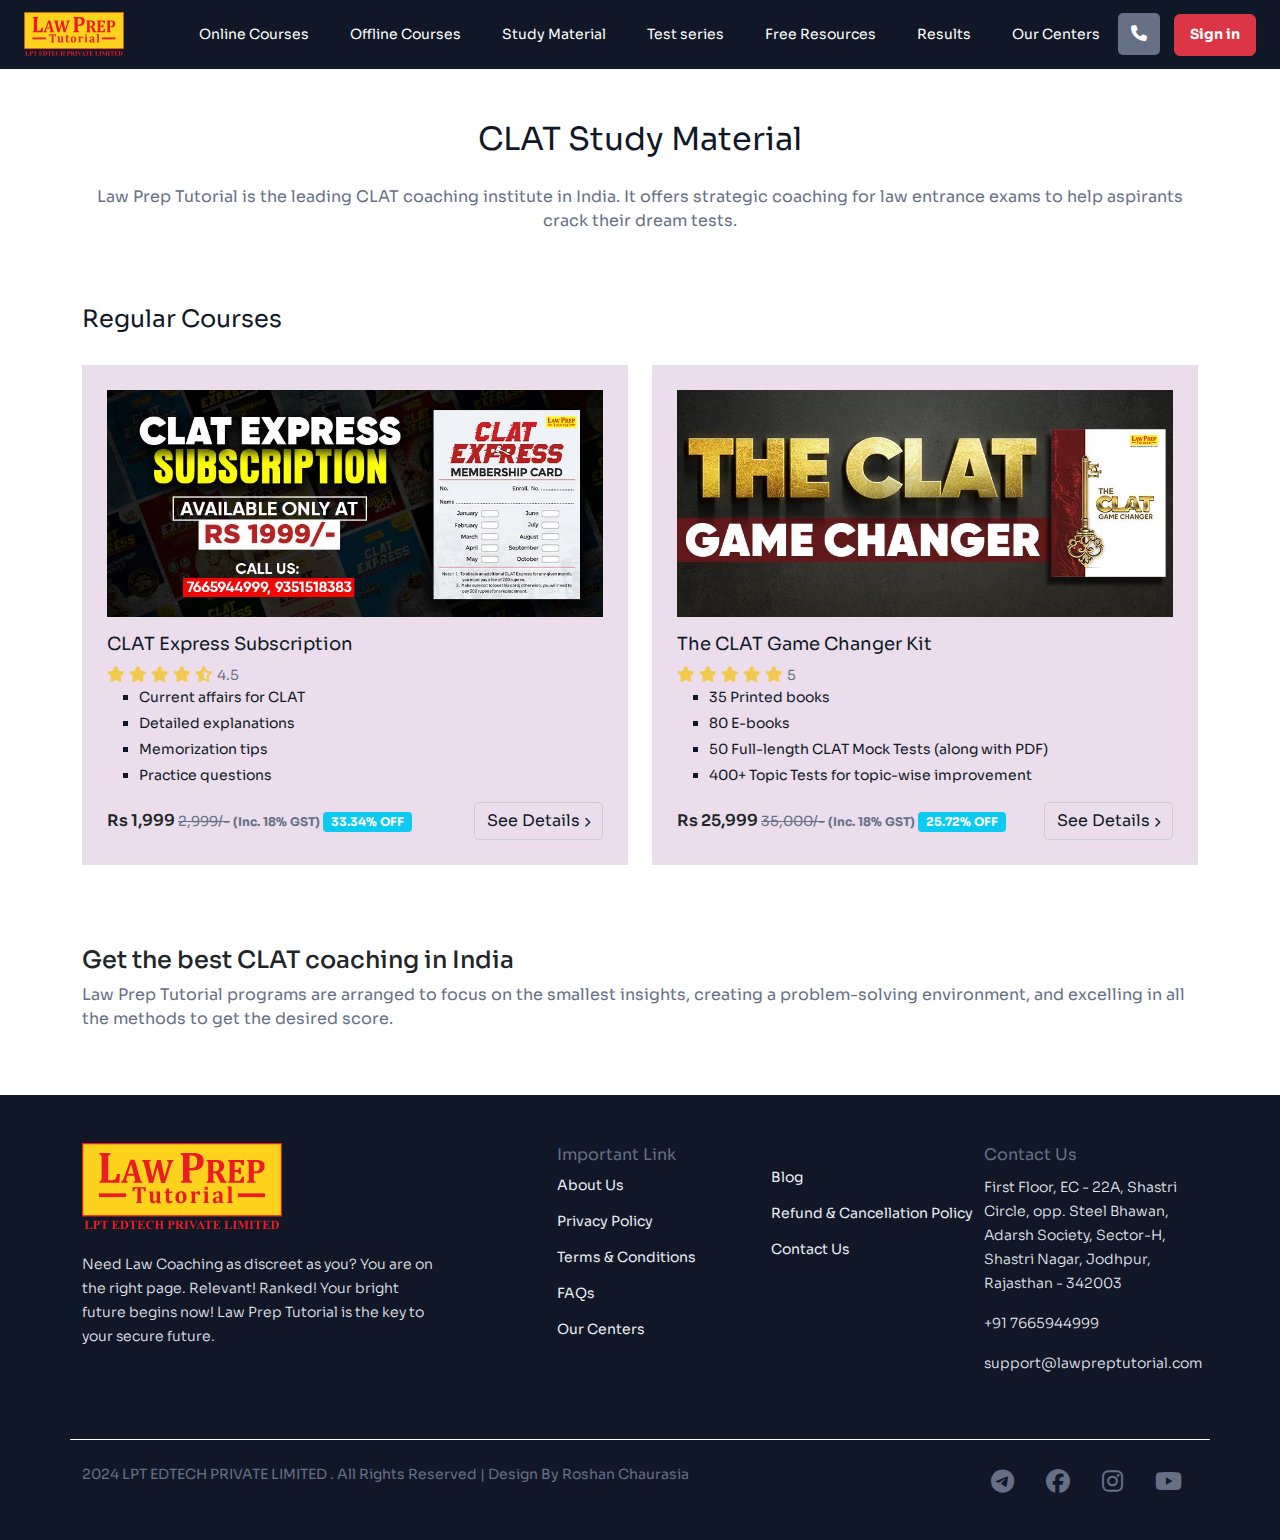
<file: studyMaterial.html>
<!DOCTYPE html>
<html lang="en">

<head>
    <meta charset="utf-8" />
    <meta name="viewport" content="width=device-width, initial-scale=1" />
    <title>CLAT Study Material for 2025 & 2026</title>
    <link rel="stylesheet" href="https://cdnjs.cloudflare.com/ajax/libs/font-awesome/6.5.2/css/all.min.css" />
    <link href="https://cdn.jsdelivr.net/npm/bootstrap@5.3.3/dist/css/bootstrap.min.css" rel="stylesheet"
        integrity="sha384-QWTKZyjpPEjISv5WaRU9OFeRpok6YctnYmDr5pNlyT2bRjXh0JMhjY6hW+ALEwIH" crossorigin="anonymous" />
    <link rel="stylesheet" href="https://cdnjs.cloudflare.com/ajax/libs/OwlCarousel2/2.3.4/assets/owl.carousel.min.css">
    <link rel="stylesheet"
        href="https://cdnjs.cloudflare.com/ajax/libs/OwlCarousel2/2.3.4/assets/owl.theme.default.min.css">
    <link rel="stylesheet" href="CSS/style.css" />
    <link rel="stylesheet" href="CSS/responsive.css" />
</head>

<body>
     <!-- ! Call Button Modal Section Start -->
     <div class="modal" id="callBtnModal" tabindex="-1">
        <div class="modal-dialog">
          <div class="modal-content">
            <div class="modal-header">
              <h5 class="modal-title">SUPPORT</h5>
              <button type="button" class="btn-close" data-bs-dismiss="modal" aria-label="Close"></button>
            </div>
            <div class="modal-body">
              <h6>Our friendly team is here to help.</h6>
              <div class="mb-2">Call Us: <strong>7 Days 9:30 AM to 7:30 PM</strong></div>
              <div class="commonBox">
                <p>For CLAT Admission Queries Call</p>
                <div class="mb-2"><strong>+91 76659 44999</strong></div>
              </div>
              <div class="commonBox">
                <p>For Judiciary Admission Queries Call</p>
                <div class="mb-2"><strong>+91 76655 64455</strong></div>
              </div>
              <div class="commonBox">
                <p>For Live Classes/Technical Queries Call</p>
                <div class="mb-2"><strong>+91 76659 04888</strong> / <strong>+91 7851955135</strong></div>
              </div>
              <div class="commonBox">
                <p>For Student Portal & Courier Queries Call</p>
                <div class="mb-2"><strong>+91 93529 07311</strong></div>
              </div>
              <div class="commonBox">
                <p>For General Queries Call:</p>
                <div class="mb-2"><strong>0291-2655777</strong></div>
              </div>
            </div>
            <div class="modal-footer ">
                <p>For Any Other Queries Mail:</p>
                <div class="text-info">support@lawpreptutorial.com</div>
            </div>
          </div>
        </div>
      </div>
      <!-- ! Call Button Modal Section End -->
       <!-- ! Sign In Modal Section Start -->
     <div class="modal" id="SignInModal" tabindex="-1">
        <div class="modal-dialog">
          <div class="modal-content">
            <div class="modal-header">
              <h6 class="modal-title">Sign In with Mobile Number</h6>
              <button type="button" class="btn-close" data-bs-dismiss="modal" aria-label="Close"></button>
            </div>
            <div class="modal-body">
              <p>We will send you an One time Password on this mobile number.</p>
              <div class="input-group input-group-lg mb-3">
                <span class="input-group-text" id="inputGroup-sizing-lg"><i class="fa-solid fa-phone"></i></span>
                <input type="text" class="form-control" aria-label="Sizing example input" aria-describedby="inputGroup-sizing-lg" placeholder="Enter Mobile Number">
              </div>           
              <div class="input-group input-group-lg mb-3">
                <span class="input-group-text" id="inputGroup-sizing-lg"><i class="fa-solid fa-lock"></i></span>
                <input type="password" class="form-control" aria-label="Sizing example input" aria-describedby="inputGroup-sizing-lg" placeholder="Enter Password">
              </div>
              <div class="d-grid gap-2">
                <button class="btn btn-danger signBtn text-white" type="button">Login Now</button>
              </div>
              <div class="text-center mt-3">
                <p><span class="text-info">Forgot password?</span></p>
                <p>Don`t have an account? <span class="text-info">Sign up</span></p>
              </div>
            </div>
          </div>
        </div>
      </div>
        <!-- ! Sign In Modal Section End -->
    <!-- ! Header Section Start -->
    <header class="container-fluid py-1">
        <nav class="navbar navbar-expand-lg">
          <div class="container-fluid">
            <div class="">
              <button
                class="navbar-toggler"
                type="button"
                data-bs-toggle="offcanvas"
                data-bs-target="#offcanvasExample"
                aria-controls="navbarNav"
                aria-expanded="false"
                aria-label="Toggle navigation"
              >
                <span class="navbar-toggler-icon barIcon"></span>
              </button>
              <a class="navbar-brand" href="index.html">
                <img class="img-fluid" src="images/logo.svg" />
              </a>
            </div>
            <div
              class="collapse navbar-collapse justify-content-end"
              id="navbarNav"
            >
              <ul class="navbar-nav">
                <li class="nav-item">
                  <a class="nav-link" href="onlineCourses.html">Online Courses</a>
                </li>
                <li class="nav-item">
                  <a class="nav-link" href="offlineCourses.html">Offline Courses</a>
                </li>
                <li class="nav-item">
                  <a class="nav-link" href="studyMaterial.html">Study Material</a>
                </li>
                <li class="nav-item">
                  <a class="nav-link" href="testSeries.html">Test series</a>
                </li>
                <li class="nav-item">
                  <a class="nav-link" href="freeResources.html">Free Resources</a>
                </li>
                <li class="nav-item">
                  <a class="nav-link">Results</a>
                </li>
                <li class="nav-item">
                  <a class="nav-link" href="ourCenters.html">Our Centers</a>
                </li>
              </ul>
            </div>
            <div class="btnGroup">
              <button class="text-white d-none d-sm-inline" data-bs-toggle="modal" data-bs-target="#callBtnModal">
                <i class="fa-solid fa-phone"></i>
              </button>
              <button type="button" class="btn btn-danger" id="signInBtn" data-bs-toggle="modal" data-bs-target="#SignInModal">Sign in</button>
            </div>
          </div>
        </nav>
  
        <div
          class="offcanvas offcanvas-start"
          tabindex="-1"
          id="offcanvasExample"
          aria-labelledby="offcanvasExampleLabel"
        >
          <div class="offcanvas-header">
            <h5 class="offcanvas-title" id="offcanvasExampleLabel">
              <img class="img-fluid" src="images/logo.svg" />
            </h5>
            <button
              type="button"
              class="btn-close"
              data-bs-dismiss="offcanvas"
              aria-label="Close"
            ></button>
          </div>
          <div class="offcanvas-body">
            <button type="button" class="btn btn-danger w-100">Sign in</button>
            <ul class="navbar-nav mt-4">
              <li class="nav-item">
                <a class="nav-link" href="onlineCourses.html">Online Courses</a>
              </li>
              <li class="nav-item">
                <a class="nav-link" href="offlineCourses.html">Offline Courses</a>
              </li>
              <li class="nav-item">
                <a class="nav-link" href="studyMaterial.html">Study Material</a>
              </li>
              <li class="nav-item">
                <a class="nav-link" href="testSeries.html">Test series</a>
              </li>
              <li class="nav-item">
                <a class="nav-link" href="freeResources.html">Free Resources</a>
              </li>
              <li class="nav-item">
                <a class="nav-link">Results</a>
              </li>
              <li class="nav-item">
                <a class="nav-link" href="ourCenters.html">Our Centers</a>
              </li>
            </ul>
          </div>
        </div>
      </header>
      <!-- ! Header Section End -->
    <main>
        <!-- ! India's Best CLAT Coaching Section Start -->
         <section class="container-fluid">
            <div class="container py-5 text-center">
                <h2 class="common-H2 mb-4">CLAT Study Material</h2>
                <span class="common-span lh-1">Law Prep Tutorial is the leading CLAT coaching institute in India. It offers strategic coaching for law entrance exams to help aspirants crack their dream tests.</span>
            </div>
         </section>
         <!-- ! India's Best CLAT Coaching Section End -->
          <!-- ! Regular Live Classes Section Start -->
         <section class="container-fluid">
            <div class="container py-3">
                <h2 class="common-H2 fs-4 text-start">Regular Courses</h2>
                <div class="row py-3 gy-4">
                    <div class="col-lg-6 col-md-12">
                        <div class="border p-4" style="background-color: #EBDDEB;">
                            <figure>
                                <img src="images/material1.jpg" class="img-fluid">
                            </figure>
                            <div class="material-content">
                                <h4>CLAT Express Subscription</h4>
                                <div class="stars"><i class="fa-solid fa-star"></i> <i class="fa-solid fa-star"></i> <i class="fa-solid fa-star"></i> <i class="fa-solid fa-star"></i> <i class="fa-solid fa-star-half-stroke"></i> <span class="sSpan">4.5</span></div>
                                <ul>
                                    <li>Current affairs for CLAT</li>
                                    <li>Detailed explanations</li>
                                    <li>Memorization tips</li>
                                    <li>Practice questions</li>
                                </ul>
                                <div class="course-head d-flex justify-content-between align-items-center">
                                    <div class="fw-semibold">Rs 1,999 <span class="text-decoration-line-through sSpan"> 2,999/-</span> <span class="sSpan fw-bold" style="font-size: 12px;">(Inc. 18% GST)</span> <span class="badge text-bg-info text-white rounded-1 py-1">33.34% OFF</span></div>
                                    <button type="button" class="btn btn-outline-danger">See Details <i class="fa-solid fa-chevron-right"></i></button>
                                </div>
                            </div>
                        </div>
                       
                    </div>  
                    <div class="col-lg-6 col-md-12">
                        <div class="border p-4" style="background-color: #EBDDEB;">
                            <figure>
                                <img src="images/material2.jpg" class="img-fluid">
                            </figure>
                            <div class="material-content">
                                <h4>The CLAT Game Changer Kit</h4>
                                <div class="stars"><i class="fa-solid fa-star"></i> <i class="fa-solid fa-star"></i> <i class="fa-solid fa-star"></i> <i class="fa-solid fa-star"></i> <i class="fa-solid fa-star"></i> <span class="sSpan">5</span></div>
                                <ul>
                                    <li>35 Printed books</li>
                                    <li>80 E-books</li>
                                    <li>50 Full-length CLAT Mock Tests (along with PDF)</li>
                                    <li>400+ Topic Tests for topic-wise improvement</li>
                                </ul>
                                <div class="course-head d-flex justify-content-between align-items-center">
                                    <div class="fw-semibold">Rs 25,999 <span class="text-decoration-line-through sSpan"> 35,000/-</span> <span class="sSpan fw-bold" style="font-size: 12px;">(Inc. 18% GST)</span> <span class="badge text-bg-info text-white rounded-1 py-1">25.72% OFF</span></div>
                                    <button type="button" class="btn btn-outline-danger">See Details <i class="fa-solid fa-chevron-right"></i></button>
                                </div>
                            </div>
                        </div>
                       
                    </div>  
                </div>
            </div>
         </section>
        <!-- ! Regular Live Classes Section End -->
         <!-- ! Get Best Coaching Section Start -->
         <div class="container-fluid my-5">
            <div class="container">
                <div class="row">
                    <div class="col-12">
                        <h4 class="fs-4 fw-medium lh-sm">Get the best CLAT coaching in India</h4>
                        <p class="common-span">Law Prep Tutorial programs are arranged to focus on the smallest insights, creating a problem-solving environment, and excelling in all the methods to get the desired score.</p>
                    </div>
                </div>
            </div>
          </div>
         <!-- ! Get Best Coaching Section End -->
        <!-- ! Footer Section Start -->
    <footer class="container-fluid">
      <div class="container py-5 footer1 border-bottom border-white">
        <div class="row justify-content-between footer1-row">
          <div
            class="col-md-4 col-12 d-flex justify-content-between"
          >
            <div class="col-12">
              <img src="images/logo.svg" class="footer-logo" />
              <p>
                Need Law Coaching as discreet as you? You are on the right page.
                Relevant! Ranked! Your bright future begins now! Law Prep
                Tutorial is the key to your secure future.
              </p>
            </div>
          </div>
          <div class="col-md-7 col-12 d-flex justify-content-between footer1-right">
            <div class="col-md-4 ">
              <h4 class="common-span">Important Link</h4>
              <div class="d-flex flex-column infoGrp">
                <span>About Us</span>
                <span>Privacy Policy</span>
                <span>Terms & Conditions</span>
                <span>FAQs</span>
                <span>Our Centers</span>
              </div>
            </div>
            <div class="col-md-4 ">
              <div class="d-flex flex-column infoGrp">
                <span class="mt-4">Blog</span>
                <span>Refund & Cancellation Policy</span>
                <span>Contact Us</span>
              </div>
            </div>
            <div class="col-md-4 ">
                <h4 class="common-span">Contact Us</h4>
                <p>First Floor, EC - 22A, Shastri Circle, opp. Steel Bhawan, Adarsh Society, Sector-H, Shastri Nagar, Jodhpur, Rajasthan - 342003</p>
                <p>+91 7665944999</p>
                <p>support@lawpreptutorial.com</p>
            </div>
          </div>
        </div>
      </div>
      <div class="container py-4 footer2 d-flex justify-content-between">
        <p>2024 LPT EDTECH PRIVATE LIMITED . All Rights Reserved | <a href="">Design By Roshan Chaurasia</a></p>
        <ul class="d-flex">
            <li class="mx-3 fs-4"><i class="fa-brands fa-telegram"></i></li>
            <li class="mx-3 fs-4"><i class="fa-brands fa-facebook"></i></li>
            <li class="mx-3 fs-4"><i class="fa-brands fa-instagram"></i></li>
            <li class="mx-3 fs-4"><i class="fa-brands fa-youtube"></i></li>
        </ul>
      </div>
    </footer>
    <!-- ! Footer Section End -->
    <script src="https://cdn.jsdelivr.net/npm/bootstrap@5.3.3/dist/js/bootstrap.bundle.min.js"
    integrity="sha384-YvpcrYf0tY3lHB60NNkmXc5s9fDVZLESaAA55NDzOxhy9GkcIdslK1eN7N6jIeHz"
    crossorigin="anonymous"></script>
    <script src="https://cdnjs.cloudflare.com/ajax/libs/jquery/3.3.1/jquery.min.js"></script>
    <script src="https://cdnjs.cloudflare.com/ajax/libs/OwlCarousel2/2.3.4/owl.carousel.min.js"></script>
    <script src="JS/script.js"></script>
</body>

</html>
</file>
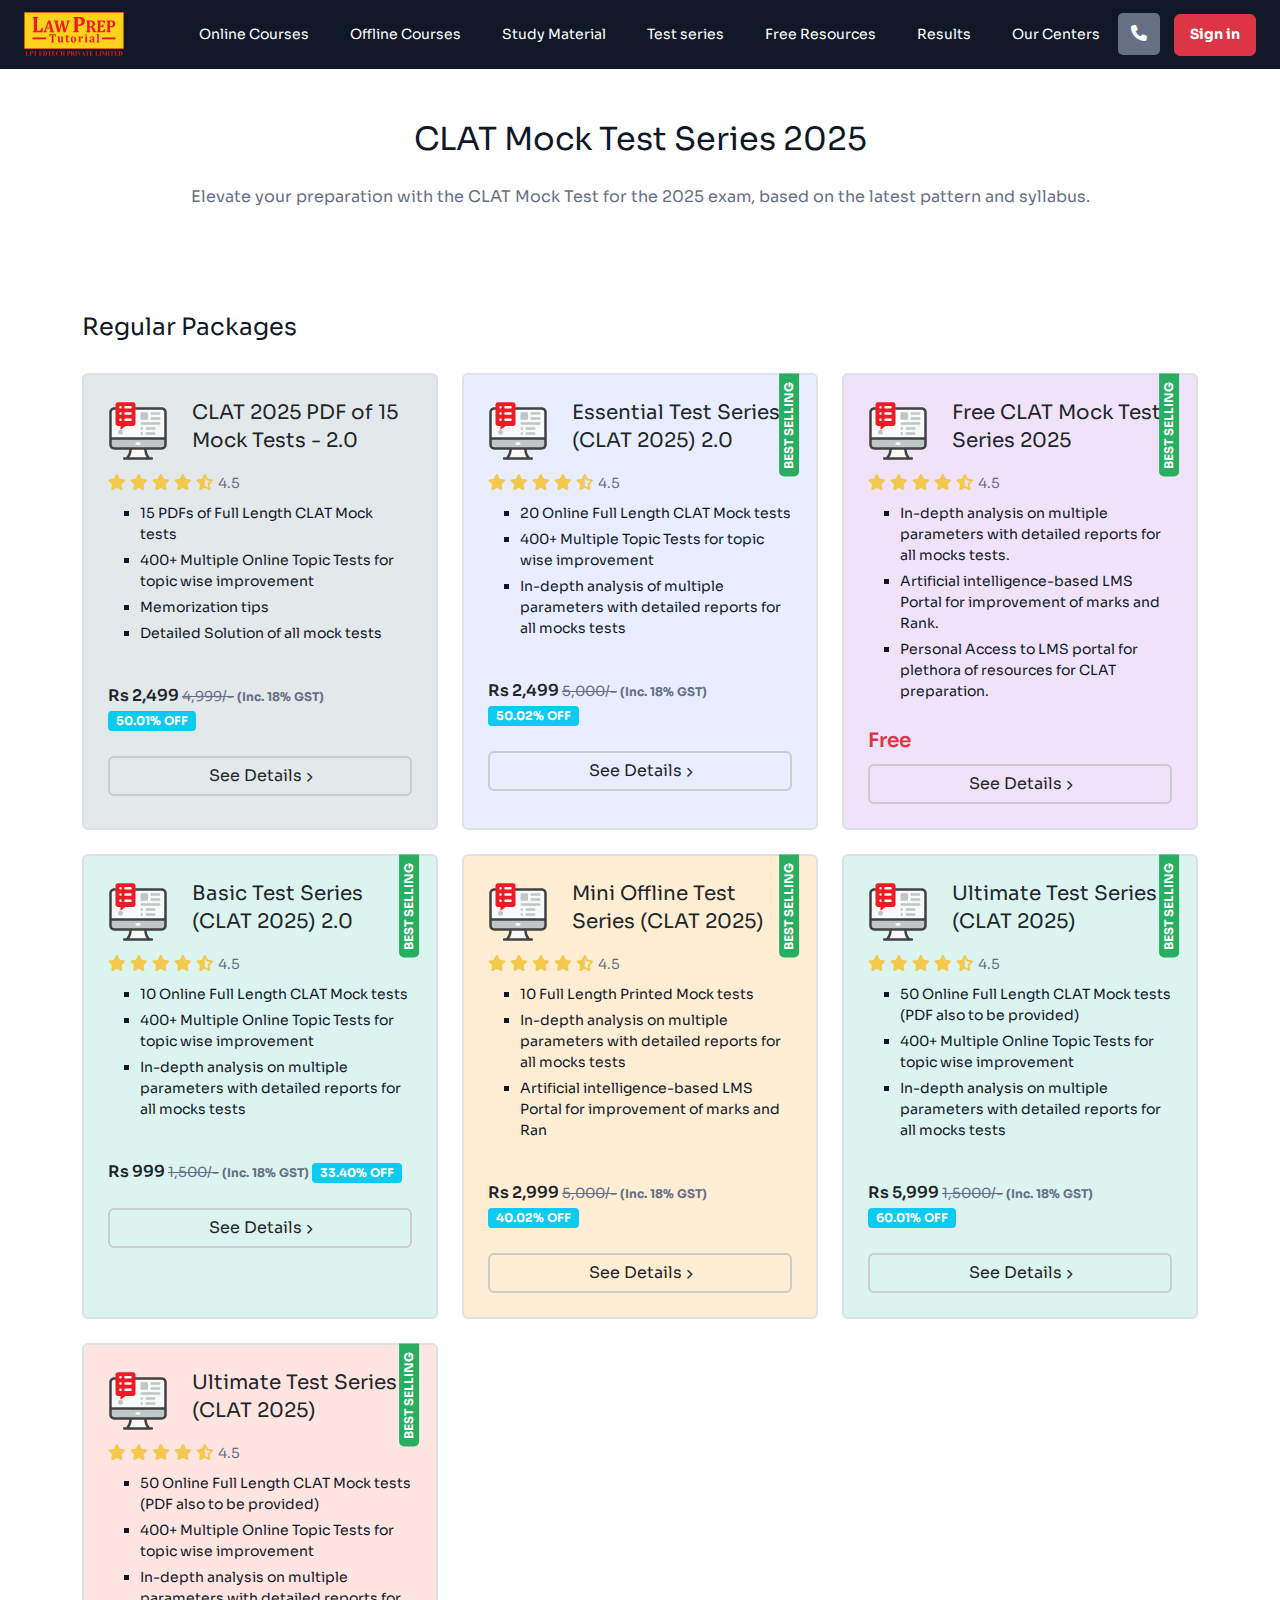
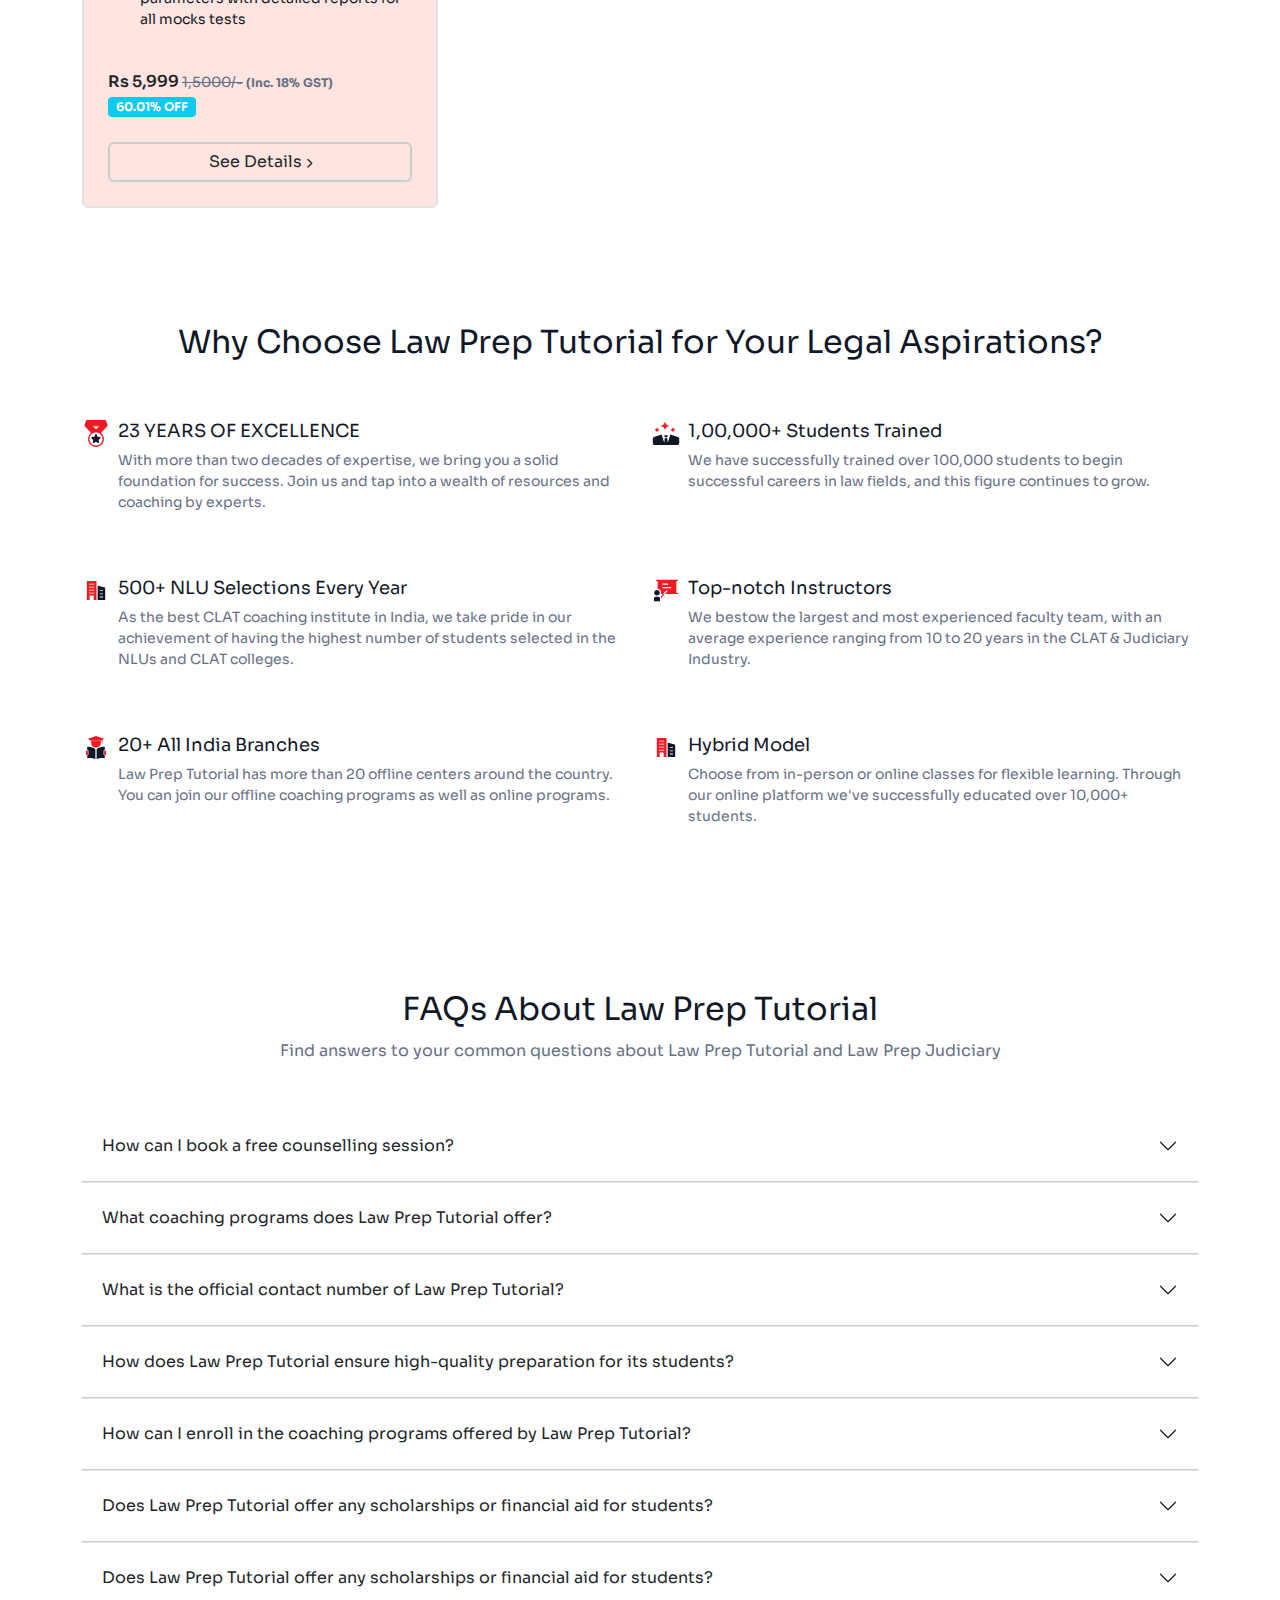
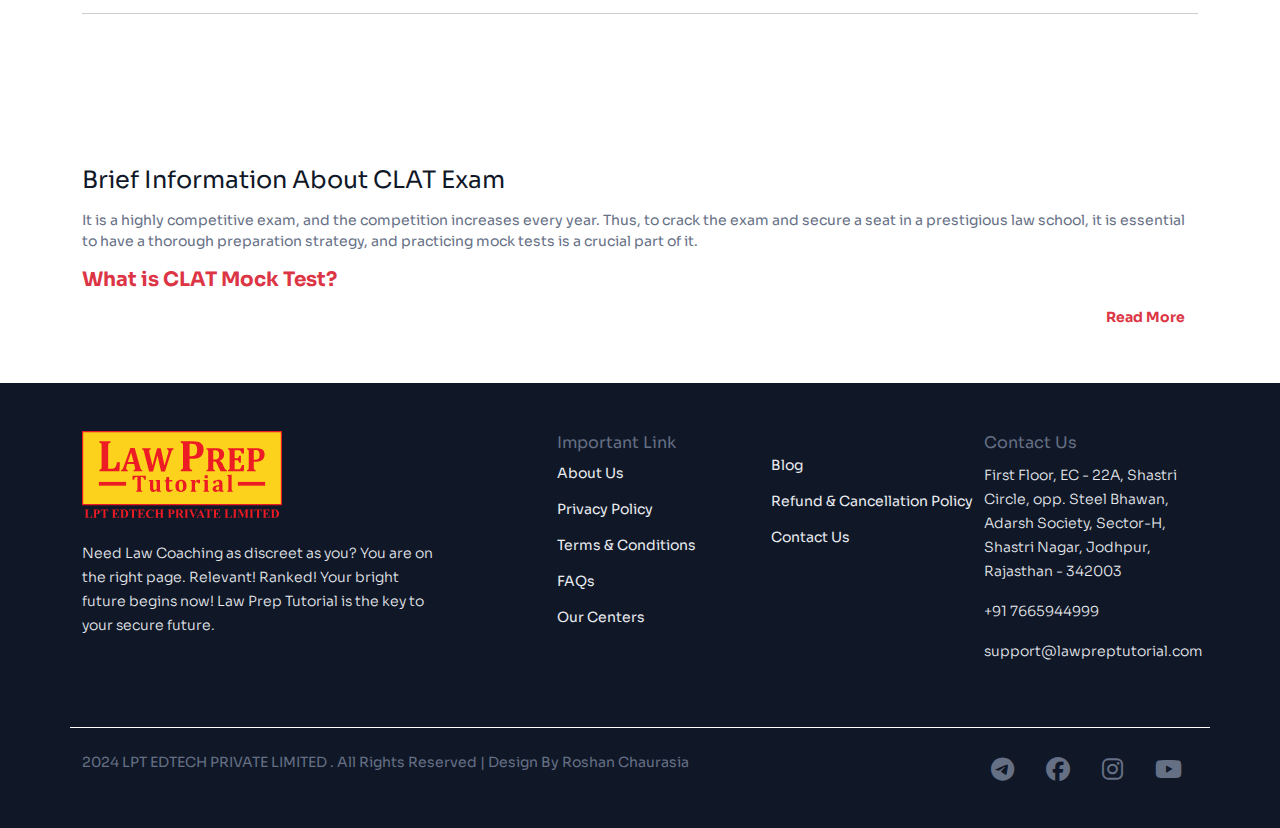
<file: testSeries.html>
<!DOCTYPE html>
<html lang="en">

<head>
  <meta charset="utf-8" />
  <meta name="viewport" content="width=device-width, initial-scale=1" />
  <title>CLAT Mock Test 2025 (Online Mock Papers)</title>
  <link rel="stylesheet" href="https://cdnjs.cloudflare.com/ajax/libs/font-awesome/6.5.2/css/all.min.css" />
  <link href="https://cdn.jsdelivr.net/npm/bootstrap@5.3.3/dist/css/bootstrap.min.css" rel="stylesheet"
    integrity="sha384-QWTKZyjpPEjISv5WaRU9OFeRpok6YctnYmDr5pNlyT2bRjXh0JMhjY6hW+ALEwIH" crossorigin="anonymous" />
  <link rel="stylesheet" href="https://cdnjs.cloudflare.com/ajax/libs/OwlCarousel2/2.3.4/assets/owl.carousel.min.css">
  <link rel="stylesheet"
    href="https://cdnjs.cloudflare.com/ajax/libs/OwlCarousel2/2.3.4/assets/owl.theme.default.min.css">
  <link rel="stylesheet" href="CSS/style.css" />
  <link rel="stylesheet" href="CSS/responsive.css" />
</head>

<body>
  <!-- ! Call Button Modal Section Start -->
  <div class="modal" id="callBtnModal" tabindex="-1">
    <div class="modal-dialog">
      <div class="modal-content">
        <div class="modal-header">
          <h5 class="modal-title">SUPPORT</h5>
          <button type="button" class="btn-close" data-bs-dismiss="modal" aria-label="Close"></button>
        </div>
        <div class="modal-body">
          <h6>Our friendly team is here to help.</h6>
          <div class="mb-2">Call Us: <strong>7 Days 9:30 AM to 7:30 PM</strong></div>
          <div class="commonBox">
            <p>For CLAT Admission Queries Call</p>
            <div class="mb-2"><strong>+91 76659 44999</strong></div>
          </div>
          <div class="commonBox">
            <p>For Judiciary Admission Queries Call</p>
            <div class="mb-2"><strong>+91 76655 64455</strong></div>
          </div>
          <div class="commonBox">
            <p>For Live Classes/Technical Queries Call</p>
            <div class="mb-2"><strong>+91 76659 04888</strong> / <strong>+91 7851955135</strong></div>
          </div>
          <div class="commonBox">
            <p>For Student Portal & Courier Queries Call</p>
            <div class="mb-2"><strong>+91 93529 07311</strong></div>
          </div>
          <div class="commonBox">
            <p>For General Queries Call:</p>
            <div class="mb-2"><strong>0291-2655777</strong></div>
          </div>
        </div>
        <div class="modal-footer ">
          <p>For Any Other Queries Mail:</p>
          <div class="text-info">support@lawpreptutorial.com</div>
        </div>
      </div>
    </div>
  </div>
  <!-- ! Call Button Modal Section End -->
  <!-- ! Sign In Modal Section Start -->
  <div class="modal" id="SignInModal" tabindex="-1">
    <div class="modal-dialog">
      <div class="modal-content">
        <div class="modal-header">
          <h6 class="modal-title">Sign In with Mobile Number</h6>
          <button type="button" class="btn-close" data-bs-dismiss="modal" aria-label="Close"></button>
        </div>
        <div class="modal-body">
          <p>We will send you an One time Password on this mobile number.</p>
          <div class="input-group input-group-lg mb-3">
            <span class="input-group-text" id="inputGroup-sizing-lg"><i class="fa-solid fa-phone"></i></span>
            <input type="text" class="form-control" aria-label="Sizing example input"
              aria-describedby="inputGroup-sizing-lg" placeholder="Enter Mobile Number">
          </div>
          <div class="input-group input-group-lg mb-3">
            <span class="input-group-text" id="inputGroup-sizing-lg"><i class="fa-solid fa-lock"></i></span>
            <input type="password" class="form-control" aria-label="Sizing example input"
              aria-describedby="inputGroup-sizing-lg" placeholder="Enter Password">
          </div>
          <div class="d-grid gap-2">
            <button class="btn btn-danger signBtn text-white" type="button">Login Now</button>
          </div>
          <div class="text-center mt-3">
            <p><span class="text-info">Forgot password?</span></p>
            <p>Don`t have an account? <span class="text-info">Sign up</span></p>
          </div>
        </div>
      </div>
    </div>
  </div>
  <!-- ! Sign In Modal Section End -->
  <!-- ! Header Section Start -->
  <header class="container-fluid py-1">
    <nav class="navbar navbar-expand-lg">
      <div class="container-fluid">
        <div class="">
          <button class="navbar-toggler" type="button" data-bs-toggle="offcanvas" data-bs-target="#offcanvasExample"
            aria-controls="navbarNav" aria-expanded="false" aria-label="Toggle navigation">
            <span class="navbar-toggler-icon barIcon"></span>
          </button>
          <a class="navbar-brand" href="index.html">
            <img class="img-fluid" src="images/logo.svg" />
          </a>
        </div>
        <div class="collapse navbar-collapse justify-content-end" id="navbarNav">
          <ul class="navbar-nav">
            <li class="nav-item">
              <a class="nav-link" href="onlineCourses.html">Online Courses</a>
            </li>
            <li class="nav-item">
              <a class="nav-link" href="offlineCourses.html">Offline Courses</a>
            </li>
            <li class="nav-item">
              <a class="nav-link" href="studyMaterial.html">Study Material</a>
            </li>
            <li class="nav-item">
              <a class="nav-link" href="testSeries.html">Test series</a>
            </li>
            <li class="nav-item">
              <a class="nav-link" href="freeResources.html">Free Resources</a>
            </li>
            <li class="nav-item">
              <a class="nav-link" href="results.html">Results</a>
            </li>
            <li class="nav-item">
              <a class="nav-link" href="ourCenters.html">Our Centers</a>
            </li>
          </ul>
        </div>
        <div class="btnGroup">
          <button class="text-white d-none d-sm-inline" data-bs-toggle="modal" data-bs-target="#callBtnModal">
            <i class="fa-solid fa-phone"></i>
          </button>
          <button type="button" class="btn btn-danger" id="signInBtn" data-bs-toggle="modal"
            data-bs-target="#SignInModal">Sign in</button>
        </div>
      </div>
    </nav>

    <div class="offcanvas offcanvas-start" tabindex="-1" id="offcanvasExample" aria-labelledby="offcanvasExampleLabel">
      <div class="offcanvas-header">
        <h5 class="offcanvas-title" id="offcanvasExampleLabel">
          <img class="img-fluid" src="images/logo.svg" />
        </h5>
        <button type="button" class="btn-close" data-bs-dismiss="offcanvas" aria-label="Close"></button>
      </div>
      <div class="offcanvas-body">
        <button type="button" class="btn btn-danger w-100">Sign in</button>
        <ul class="navbar-nav mt-4">
          <li class="nav-item">
            <a class="nav-link" href="onlineCourses.html">Online Courses</a>
          </li>
          <li class="nav-item">
            <a class="nav-link" href="offlineCourses.html">Offline Courses</a>
          </li>
          <li class="nav-item">
            <a class="nav-link" href="studyMaterial.html">Study Material</a>
          </li>
          <li class="nav-item">
            <a class="nav-link" href="testSeries.html">Test series</a>
          </li>
          <li class="nav-item">
            <a class="nav-link" href="freeResources.html">Free Resources</a>
          </li>
          <li class="nav-item">
            <a class="nav-link" href="results.html">Results</a>
          </li>
          <li class="nav-item">
            <a class="nav-link" href="ourCenters.html">Our Centers</a>
          </li>
        </ul>
      </div>
    </div>
  </header>
  <!-- ! Header Section End -->
  <main>
    <!-- ! India's Best CLAT Coaching Section Start -->
    <section class="container-fluid">
      <div class="container py-5 text-center">
        <h2 class="common-H2 mb-4">CLAT Mock Test Series 2025</h2>
        <span class="common-span lh-1">Elevate your preparation with the CLAT Mock Test for the 2025 exam, based
          on the latest pattern and syllabus.</span>
      </div>
    </section>
    <!-- ! India's Best CLAT Coaching Section End -->
    <!-- ! Regular Packages Classes Section Start -->
    <section class="container-fluid">
      <div class="container py-5">
        <h2 class="common-H2 fs-4 text-start">Regular Packages</h2>
        <div class="row py-3 gy-4 ">
          <div class="col-lg-4 col-md-6 testSeries-items">
            <div class="border border-2 rounded-2 p-4 w-100 h-100 live-courses" style="background-color: #E3E8EB;">
              <div class="course-head d-flex align-items-center column-gap-4">
                <img src="images/live-class.svg">
                <h3>CLAT 2025 PDF of 15 Mock Tests - 2.0</h3>
              </div>
              <div class="material-content">
                <div class="stars my-2"><i class="fa-solid fa-star"></i> <i class="fa-solid fa-star"></i> <i
                    class="fa-solid fa-star"></i> <i class="fa-solid fa-star"></i> <i
                    class="fa-solid fa-star-half-stroke"></i> <span class="sSpan">4.5</span></div>
                <ul>
                  <li>15 PDFs of Full Length CLAT Mock tests</li>
                  <li>400+ Multiple Online Topic Tests for topic wise improvement</li>
                  <li>Memorization tips</li>
                  <li>Detailed Solution of all mock tests</li>
                </ul>
                <div class="course-head d-flex justify-content-between align-items-center">
                  <div class="fw-semibold my-4">Rs 2,499 <span class="text-decoration-line-through sSpan">
                      4,999/-</span> <span class="sSpan fw-bold" style="font-size: 12px;">(Inc.
                      18% GST)</span> <span class="badge text-bg-info text-white rounded-1 py-1">50.01% OFF
                    </span></div>
                </div>
              </div>
              <button type="button" class="btn btn-outline-danger w-100 text-dark border-2">See Details <i
                  class="fa-solid fa-chevron-right"></i></button>
            </div>

          </div>
          <div class="col-lg-4 col-md-6 testSeries-items">
            <div class="border border-2 rounded-2 p-4 h-100 w-100 position-relative live-courses"
              style="background-color: #E8EEFF;">
              <span class="badge text-bg-success position-absolute" id="pos-badge">BEST SELLING</span>
              <div class="course-head d-flex  align-items-center column-gap-4">
                <img src="images/live-class.svg">
                <h3>Essential Test Series (CLAT 2025) 2.0</h3>
              </div>
              <div class="material-content">
                <div class="stars my-2"><i class="fa-solid fa-star"></i> <i class="fa-solid fa-star"></i> <i
                    class="fa-solid fa-star"></i> <i class="fa-solid fa-star"></i> <i
                    class="fa-solid fa-star-half-stroke"></i> <span class="sSpan">4.5</span></div>
                <ul>
                  <li>20 Online Full Length CLAT Mock tests</li>
                  <li>400+ Multiple Topic Tests for topic wise improvement</li>
                  <li>In-depth analysis of multiple parameters with detailed reports for all mocks tests</li>
                </ul>
                <div class="course-head d-flex justify-content-between align-items-center">
                  <div class="fw-semibold my-4">Rs 2,499 <span class="text-decoration-line-through sSpan">
                      5,000/-</span> <span class="sSpan fw-bold" style="font-size: 12px;">(Inc.
                      18% GST)</span> <span class="badge text-bg-info text-white rounded-1 py-1">50.02% OFF
                    </span></div>
                </div>
              </div>
              <button type="button" class="btn btn-outline-danger w-100 text-dark border-2">See Details <i
                  class="fa-solid fa-chevron-right"></i></button>
            </div>

          </div>
          <div class="col-lg-4 col-md-6 testSeries-items">
            <div class="border border-2 rounded-2 p-4 w-100 h-100 position-relative live-courses"
              style="background-color: #F0E3F9;">
              <span class="badge text-bg-success position-absolute" id="pos-badge">BEST SELLING</span>
              <div class="course-head d-flex  align-items-center column-gap-4">
                <img src="images/live-class.svg">
                <h3>Free CLAT Mock Test Series 2025</h3>
              </div>
              <div class="material-content">
                <div class="stars my-2"><i class="fa-solid fa-star"></i> <i class="fa-solid fa-star"></i> <i
                    class="fa-solid fa-star"></i> <i class="fa-solid fa-star"></i> <i
                    class="fa-solid fa-star-half-stroke"></i> <span class="sSpan">4.5</span></div>
                <ul>
                  <li>In-depth analysis on multiple parameters with detailed reports for all mocks tests.</li>
                  <li>Artificial intelligence-based LMS Portal for improvement of marks and Rank.</li>
                  <li>Personal Access to LMS portal for plethora of resources for CLAT preparation.</li>
                </ul>
                <div class="course-head d-flex justify-content-between align-items-center">
                  <div class="fw-semibold my-2 text-danger fs-5">Free</div>
                </div>
              </div>
              <button type="button" class="btn btn-outline-danger w-100 text-dark border-2">See Details <i
                  class="fa-solid fa-chevron-right"></i></button>
            </div>

          </div>
          <div class="col-lg-4 col-md-6 testSeries-items">
            <div class="border border-2 rounded-2 p-4 w-100 h-100 position-relative live-courses"
              style="background-color: #DCF4F0;">
              <span class="badge text-bg-success position-absolute" id="pos-badge">BEST SELLING</span>
              <div class="course-head d-flex  align-items-center column-gap-4">
                <img src="images/live-class.svg">
                <h3>Basic Test Series (CLAT 2025) 2.0</h3>
              </div>
              <div class="material-content">
                <div class="stars my-2"><i class="fa-solid fa-star"></i> <i class="fa-solid fa-star"></i> <i
                    class="fa-solid fa-star"></i> <i class="fa-solid fa-star"></i> <i
                    class="fa-solid fa-star-half-stroke"></i> <span class="sSpan">4.5</span></div>
                <ul>
                  <li>10 Online Full Length CLAT Mock tests</li>
                  <li>400+ Multiple Online Topic Tests for topic wise improvement</li>
                  <li>In-depth analysis on multiple parameters with detailed reports for all mocks tests</li>
                </ul>
                <div class="course-head d-flex justify-content-between align-items-center">
                  <div class="fw-semibold my-4">Rs 999 <span class="text-decoration-line-through sSpan">
                      1,500/-</span> <span class="sSpan fw-bold" style="font-size: 12px;">(Inc.
                      18% GST)</span> <span class="badge text-bg-info text-white rounded-1 py-1">33.40% OFF
                    </span></div>
                </div>
              </div>
              <button type="button" class="btn btn-outline-danger w-100 text-dark border-2">See Details <i
                  class="fa-solid fa-chevron-right"></i></button>
            </div>

          </div>
          <div class="col-lg-4 col-md-6 testSeries-items">
            <div class="border border-2 rounded-2 p-4 w-100 h-100 position-relative live-courses"
              style="background-color: #FFEED4;">
              <span class="badge text-bg-success position-absolute" id="pos-badge">BEST SELLING</span>
              <div class="course-head d-flex  align-items-center column-gap-4">
                <img src="images/live-class.svg">
                <h3>Mini Offline Test Series (CLAT 2025)</h3>
              </div>
              <div class="material-content">
                <div class="stars my-2"><i class="fa-solid fa-star"></i> <i class="fa-solid fa-star"></i> <i
                    class="fa-solid fa-star"></i> <i class="fa-solid fa-star"></i> <i
                    class="fa-solid fa-star-half-stroke"></i> <span class="sSpan">4.5</span></div>
                <ul>
                  <li>10 Full Length Printed Mock tests</li>
                  <li>In-depth analysis on multiple parameters with detailed reports for all mocks tests</li>
                  <li>Artificial intelligence-based LMS Portal for improvement of marks and Ran</li>
                </ul>
                <div class="course-head d-flex justify-content-between align-items-center">
                  <div class="fw-semibold my-4">Rs 2,999 <span class="text-decoration-line-through sSpan">
                      5,000/-</span> <span class="sSpan fw-bold" style="font-size: 12px;">(Inc.
                      18% GST)</span> <span class="badge text-bg-info text-white rounded-1 py-1">40.02% OFF
                    </span></div>
                </div>
              </div>
              <button type="button" class="btn btn-outline-danger w-100 text-dark border-2">See Details <i
                  class="fa-solid fa-chevron-right"></i></button>
            </div>

          </div>
          <div class="col-lg-4 col-md-6 testSeries-items">
            <div class="border border-2 rounded-2 p-4 w-100 h-100 position-relative live-courses"
              style="background-color: #DCF4F0;">
              <span class="badge text-bg-success position-absolute" id="pos-badge">BEST SELLING</span>
              <div class="course-head d-flex  align-items-center column-gap-4">
                <img src="images/live-class.svg">
                <h3>Ultimate Test Series (CLAT 2025)</h3>
              </div>
              <div class="material-content">
                <div class="stars my-2"><i class="fa-solid fa-star"></i> <i class="fa-solid fa-star"></i> <i
                    class="fa-solid fa-star"></i> <i class="fa-solid fa-star"></i> <i
                    class="fa-solid fa-star-half-stroke"></i> <span class="sSpan">4.5</span></div>
                <ul>
                  <li>50 Online Full Length CLAT Mock tests (PDF also to be provided)</li>
                  <li>400+ Multiple Online Topic Tests for topic wise improvement</li>
                  <li>In-depth analysis on multiple parameters with detailed reports for all mocks tests</li>
                </ul>
                <div class="course-head d-flex justify-content-between align-items-center">
                  <div class="fw-semibold my-4">Rs 5,999 <span class="text-decoration-line-through sSpan">
                      1,5000/-</span> <span class="sSpan fw-bold" style="font-size: 12px;">(Inc.
                      18% GST)</span> <span class="badge text-bg-info text-white rounded-1 py-1">60.01% OFF
                    </span></div>
                </div>
              </div>
              <button type="button" class="btn btn-outline-danger w-100 text-dark border-2">See Details <i
                  class="fa-solid fa-chevron-right"></i></button>
            </div>

          </div>
          <div class="col-lg-4 col-md-6 testSeries-items">
            <div class="border border-2 rounded-2 p-4 w-100 h-100 position-relative live-courses"
              style="background-color: #FFE5E1;">
              <span class="badge text-bg-success position-absolute" id="pos-badge">BEST SELLING</span>
              <div class="course-head d-flex  align-items-center column-gap-4">
                <img src="images/live-class.svg">
                <h3>Ultimate Test Series (CLAT 2025)</h3>
              </div>
              <div class="material-content">
                <div class="stars my-2"><i class="fa-solid fa-star"></i> <i class="fa-solid fa-star"></i> <i
                    class="fa-solid fa-star"></i> <i class="fa-solid fa-star"></i> <i
                    class="fa-solid fa-star-half-stroke"></i> <span class="sSpan">4.5</span></div>
                <ul>
                  <li>50 Online Full Length CLAT Mock tests (PDF also to be provided)</li>
                  <li>400+ Multiple Online Topic Tests for topic wise improvement</li>
                  <li>In-depth analysis on multiple parameters with detailed reports for all mocks tests</li>
                </ul>
                <div class="course-head d-flex justify-content-between align-items-center">
                  <div class="fw-semibold my-4">Rs 5,999 <span class="text-decoration-line-through sSpan">
                      1,5000/-</span> <span class="sSpan fw-bold" style="font-size: 12px;">(Inc.
                      18% GST)</span> <span class="badge text-bg-info text-white rounded-1 py-1">60.01% OFF
                    </span></div>
                </div>
              </div>
              <button type="button" class="btn btn-outline-danger w-100 text-dark border-2">See Details <i
                  class="fa-solid fa-chevron-right"></i></button>
            </div>

          </div>
        </div>
      </div>
    </section>
    <!-- ! Regular Packages Classes Section End -->
    <!-- ! Why Choose Section Start -->
    <section class="container-fluid">
      <div class="container py-5">
        <h2 class="common-H2">
          Why Choose Law Prep Tutorial for Your Legal Aspirations?
        </h2>
        <div class="row py-5 row-gap-lg-5 row-gap-4">
          <div class="col-lg-6 col-12 d-flex column-gap-2">
            <div class="why-points-image">
              <img src="images/why-medal.svg" />
            </div>
            <div class="why-points--content">
              <h6>23 YEARS OF EXCELLENCE</h6>
              <p>
                With more than two decades of expertise, we bring you a solid
                foundation for success. Join us and tap into a wealth of
                resources and coaching by experts.
              </p>
            </div>
          </div>
          <div class="col-lg-6 col-12 d-flex column-gap-2">
            <div class="why-points-image">
              <img src="images/why-students.svg" />
            </div>
            <div class="why-points--content">
              <h6>1,00,000+ Students Trained</h6>
              <p>
                We have successfully trained over 100,000 students to begin
                successful careers in law fields, and this figure continues to
                grow.
              </p>
            </div>
          </div>
          <div class="col-lg-6 col-12 d-flex column-gap-2">
            <div class="why-points-image">
              <img src="images/why-selections.svg" />
            </div>
            <div class="why-points--content">
              <h6>500+ NLU Selections Every Year</h6>
              <p>
                As the best CLAT coaching institute in India, we take pride in
                our achievement of having the highest number of students
                selected in the NLUs and CLAT colleges.
              </p>
            </div>
          </div>
          <div class="col-lg-6 col-12 d-flex column-gap-2">
            <div class="why-points-image">
              <img src="images/why-top--notch.svg" />
            </div>
            <div class="why-points--content">
              <h6>Top-notch Instructors</h6>
              <p>
                We bestow the largest and most experienced faculty team, with
                an average experience ranging from 10 to 20 years in the CLAT
                & Judiciary Industry.
              </p>
            </div>
          </div>
          <div class="col-lg-6 col-12 d-flex column-gap-2">
            <div class="why-points-image">
              <img src="images/why-branches.svg" />
            </div>
            <div class="why-points--content">
              <h6>20+ All India Branches</h6>
              <p>
                Law Prep Tutorial has more than 20 offline centers around the
                country. You can join our offline coaching programs as well as
                online programs.
              </p>
            </div>
          </div>
          <div class="col-lg-6 col-12 d-flex column-gap-2">
            <div class="why-points-image">
              <img src="images/why-hybrid.svg" />
            </div>
            <div class="why-points--content">
              <h6>Hybrid Model</h6>
              <p>
                Choose from in-person or online classes for flexible learning.
                Through our online platform we've successfully educated over
                10,000+ students.
              </p>
            </div>
          </div>
        </div>
      </div>
    </section>
    <!-- ! Why Choose Section End -->
    <!-- ! FAQs Section Start -->
    <section class="container-fluid">
      <div class="container text-center py-5">
        <h2 class="common-H2">FAQs About Law Prep Tutorial</h2>
        <span class="common-span">Find answers to your common questions about Law Prep Tutorial and
          Law Prep Judiciary</span>
        <div class="accordion accordion-flush py-5 text-start" id="accordionFlushExample">

          <div class="accordion-item">
            <h2 class="accordion-header">
              <button class="accordion-button collapsed" type="button" data-bs-toggle="collapse"
                data-bs-target="#flush-collapseOne" aria-expanded="false" aria-controls="flush-collapseOne">
                How can I book a free counselling session?
              </button>
            </h2>
            <div id="flush-collapseOne" class="accordion-collapse collapse" data-bs-parent="#accordionFlushExample">
              <div class="accordion-body">
                At Law Prep Tutorial, our committed team of counselors is
                ready to assist you. To schedule a counseling session, please
                reach out to the provided contact number -+91-7665944999 ,
                +91-9414143101 & +91-9351518383.
              </div>
            </div>
          </div>
          <div class="accordion-item">
            <h2 class="accordion-header">
              <button class="accordion-button collapsed" type="button" data-bs-toggle="collapse"
                data-bs-target="#flush-collapseTwo" aria-expanded="false" aria-controls="flush-collapseTwo">
                What coaching programs does Law Prep Tutorial offer?
              </button>
            </h2>
            <div id="flush-collapseTwo" class="accordion-collapse collapse" data-bs-parent="#accordionFlushExample">
              <div class="accordion-body">
                <strong>Law Prep Tutorial</strong> offers offline and online
                coaching for CLAT, AILET, SLAT, LSAT, MHCET, AIL LET, and CUET
                law entrance exams. <br />Additionally, we have
                <strong>Law Prep Judiciary</strong> section, providing
                coaching for various state-level judiciary exams including
                RJS, UP PCS J, Delhi Judiciary, MP Judiciary, Gujarat
                Judiciary, Bihar Judiciary, Haryana Judiciary, and more.
              </div>
            </div>
          </div>
          <div class="accordion-item">
            <h2 class="accordion-header">
              <button class="accordion-button collapsed" type="button" data-bs-toggle="collapse"
                data-bs-target="#flush-collapseThree" aria-expanded="false" aria-controls="flush-collapseThree">
                What is the official contact number of Law Prep Tutorial?
              </button>
            </h2>
            <div id="flush-collapseThree" class="accordion-collapse collapse" data-bs-parent="#accordionFlushExample">
              <div class="accordion-body">
                You can contact us on the given numbers: +91-7665944999 ,
                +91-9414143101 & +91-9351518383.
              </div>
            </div>
          </div>
          <div class="accordion-item">
            <h2 class="accordion-header">
              <button class="accordion-button collapsed" type="button" data-bs-toggle="collapse"
                data-bs-target="#flush-collfoure" aria-expanded="false" aria-controls="flush-collfoure">
                How does Law Prep Tutorial ensure high-quality preparation for
                its students?
              </button>
            </h2>

            <div id="flush-collfoure" class="accordion-collapse collapse" data-bs-parent="#accordionFlushExample">
              <div class="accordion-body">
                Our institute prides itself on a structured coaching
                methodology that includes experienced teachers, law experts,
                and personalized mentorship. We use premium, scientifically
                designed study materials, AI-based learning management
                systems, and conduct regular Student Performance Analyses to
                ensure each student's needs are met effectively.
              </div>
            </div>
          </div>
          <div class="accordion-item">
            <h2 class="accordion-header">
              <button class="accordion-button collapsed" type="button" data-bs-toggle="collapse"
                data-bs-target="#flush-collFive" aria-expanded="false" aria-controls="flush-collFive">
                How can I enroll in the coaching programs offered by Law Prep
                Tutorial?
              </button>
            </h2>
            <div id="flush-collFive" class="accordion-collapse collapse" data-bs-parent="#accordionFlushExample">
              <div class="accordion-body">
                Interested candidates can enroll through our website, contact
                us via phone or email, or visit any of our centers in over 25
                cities across India for in-person consultation and
                registration.
              </div>
            </div>
          </div>
          <div class="accordion-item">
            <h2 class="accordion-header">
              <button class="accordion-button collapsed" type="button" data-bs-toggle="collapse"
                data-bs-target="#collSix" aria-expanded="false" aria-controls="collSix">
                Does Law Prep Tutorial offer any scholarships or financial aid
                for students?
              </button>
            </h2>
            <div id="collSix" class="accordion-collapse collapse" data-bs-parent="#accordionFlushExample">
              <div class="accordion-body">
                Yes. We offer up to <strong>100% scholarship</strong> to CLAT
                students. You have to apply and take the LPSAT (Law Prep
                Scholarship Admission Test) at any offline center or online.
                Based on your score, the scholarship is offered.
              </div>
            </div>
          </div>
          <div class="accordion-item">
            <h2 class="accordion-header">
              <button class="accordion-button collapsed" type="button" data-bs-toggle="collapse"
                data-bs-target="#collSeven" aria-expanded="false" aria-controls="collSeven">
                Does Law Prep Tutorial offer any scholarships or financial aid
                for students?
              </button>
            </h2>
            <div id="collSeven" class="accordion-collapse collapse" data-bs-parent="#accordionFlushExample">
              <div class="accordion-body">
                Yes. We offer up to <strong>100% scholarship</strong> to CLAT
                students. You have to apply and take the LPSAT (Law Prep
                Scholarship Admission Test) at any offline center or online.
                Based on your score, the scholarship is offered.
              </div>
            </div>
          </div>
        </div>
      </div>
    </section>
    <!-- ! FAQs Section End -->
    <!-- ! Join Best Institute Section Start -->
    <section class="container-fluid">
      <div class="container py-5 contentContainer">
        <h2 class="common-H2 fs-4 text-start">Brief Information About CLAT Exam</h2>
        <div class="content1">
          <p>It is a highly competitive exam, and the competition increases every year. Thus, to crack the exam and
            secure a seat in a prestigious law school, it is essential to have a thorough preparation strategy, and
            practicing mock tests is a crucial part of it.</p>
          <h4 class="text-danger fw-bold fs-5">What is CLAT Mock Test?</h4>
        </div>
        <div>
          <button type="button" class="btn btn-link text-danger fw-bold text-end w-100 text-decoration-none readBtn"
            style="font-size: 14px;">Read More</button>
        </div>
      </div>
    </section>
    <!-- ! Join Best Institute Section End -->
    <!-- ! Footer Section Start -->
    <footer class="container-fluid">
      <div class="container py-5 footer1 border-bottom border-white">
        <div class="row justify-content-between footer1-row">
          <div class="col-md-4 col-12 d-flex justify-content-between">
            <div class="col-12">
              <img src="images/logo.svg" class="footer-logo" />
              <p>
                Need Law Coaching as discreet as you? You are on the right page.
                Relevant! Ranked! Your bright future begins now! Law Prep
                Tutorial is the key to your secure future.
              </p>
            </div>
          </div>
          <div class="col-md-7 col-12 d-flex justify-content-between footer1-right">
            <div class="col-md-4 ">
              <h4 class="common-span">Important Link</h4>
              <div class="d-flex flex-column infoGrp">
                <span>About Us</span>
                <span>Privacy Policy</span>
                <span>Terms & Conditions</span>
                <span>FAQs</span>
                <span>Our Centers</span>
              </div>
            </div>
            <div class="col-md-4 ">
              <div class="d-flex flex-column infoGrp">
                <span class="mt-4">Blog</span>
                <span>Refund & Cancellation Policy</span>
                <span>Contact Us</span>
              </div>
            </div>
            <div class="col-md-4 ">
              <h4 class="common-span">Contact Us</h4>
              <p>First Floor, EC - 22A, Shastri Circle, opp. Steel Bhawan, Adarsh Society, Sector-H,
                Shastri Nagar, Jodhpur, Rajasthan - 342003</p>
              <p>+91 7665944999</p>
              <p>support@lawpreptutorial.com</p>
            </div>
          </div>
        </div>
      </div>
      <div class="container py-4 footer2 d-flex justify-content-between">
        <p>2024 LPT EDTECH PRIVATE LIMITED . All Rights Reserved | <a href="">Design By Roshan Chaurasia</a></p>
        <ul class="d-flex">
          <li class="mx-3 fs-4"><i class="fa-brands fa-telegram"></i></li>
          <li class="mx-3 fs-4"><i class="fa-brands fa-facebook"></i></li>
          <li class="mx-3 fs-4"><i class="fa-brands fa-instagram"></i></li>
          <li class="mx-3 fs-4"><i class="fa-brands fa-youtube"></i></li>
        </ul>
      </div>
    </footer>
    <!-- ! Footer Section End -->
    <script src="https://cdn.jsdelivr.net/npm/bootstrap@5.3.3/dist/js/bootstrap.bundle.min.js"
      integrity="sha384-YvpcrYf0tY3lHB60NNkmXc5s9fDVZLESaAA55NDzOxhy9GkcIdslK1eN7N6jIeHz"
      crossorigin="anonymous"></script>
    <script src="https://cdnjs.cloudflare.com/ajax/libs/jquery/3.3.1/jquery.min.js"></script>
    <script src="https://cdnjs.cloudflare.com/ajax/libs/OwlCarousel2/2.3.4/owl.carousel.min.js"></script>
    <script src="JS/script.js"></script>
</body>

</html>
</file>
<file: CSS/style.css>
@import url("https://fonts.googleapis.com/css2?family=Sora:wght@100..800&display=swap");
* {
  font-family: "Sora", sans-serif;
  list-style: none;
}
:root {
  --primary-color: #ed1b23;
  --secondary-color: #101828;
  --white-color: #ffffff;
  --theme-black-color: #101828;
  --para-color: #667085;
}
/* ! Call Button Modal Section Start */
.commonBox strong {
  color: var(--primary-color);
}
/* ! Call Button Modal Section End */
/* ! Sign In Modal Section Start */
#SignInModal {
  margin-top: 100px;
}
.signBtn {
  background-color: var(--primary-color);
  height: 50px;
}
/* ! Sign In Modal Section End */
/* ! Header Section Start */
header {
  background-color: var(--secondary-color);
}
header img {
  width: 100px;
}
#navbarNav > ul {
  column-gap: 25px;
}
#navbarNav > ul > li > a {
  color: var(--white-color);
  font-size: 14px;
}
#navbarNav > ul > li > a:hover {
  background-color: #202b41;
  border-radius: 5px;
}
.btnGroup > button:first-child {
  background-color: #667085;
  width: 42px;
  height: 42px;
  border-radius: 5px;
  border: none;
  margin: 0px 10px;
}
.btnGroup > button:nth-child(2) {
  height: 42px;
  font-weight: bold;
  font-size: 14px;
  padding: 0px 15px;
}
.barIcon {
  background-color: var(--white-color);
  border-radius: 5px;
  padding: 20px;
}
/* ! Header Section End */
/* ! Hero Section Start */
.main-hero {
  background-image: linear-gradient(
    261.99deg,
    #ffe3dd 2.82%,
    #fff8da 17.1%,
    rgba(255, 249, 221, 0) 31.78%,
    hsla(0, 100%, 90%, 0.04) 50.27%,
    rgba(255, 249, 221, 0.35) 67.28%,
    #ffeee9 77.89%,
    rgba(255, 238, 233, 0.14) 91.09%
  );
  padding: 30px 0px;
}
.carousel-indicators {
  bottom: -70px;
}
.carousel-indicators > button {
  width: 10px !important;
  height: 10px !important;
  background-color: var(--theme-black-color) !important;
  border-radius: 50%;
}
.carousel-indicators > button.active {
  background-color: black !important;
}
.hero-form {
  padding: 30px 20px;
  border-radius: 5px;
  background-color: var(--secondary-color);
}
.hero-form > h5 {
  font-size: 20px;
  font-weight: 400;
  line-height: 32px;
  color: var(--white-color);
}
::placeholder {
  font-size: 18px;
}
#form-select--box {
  border: 1px solid #ccc;
  color: var(--para-color);
  padding: 0px 13px;
}
.formBtn {
  padding: 15px 0px;
  background-color: var(--primary-color);
  border: 1px solid var(--primary-color);
  font-weight: 700;
  margin-top: 14px;
}
/* ! Hero Section End */
/* ! Strategic Preparation Section Start */
.common-H2 {
  font-size: 32px;
  font-weight: 400;
  line-height: 44px;
  text-align: center;
  color: var(--theme-black-color);
}
.common-span {
  font-size: 16px;
  font-weight: 400;
  line-height: 24px;
  color: var(--para-color);
}
.strategy-Card {
  transition: 0.5s;
}
.strategy-H5 {
  font-size: 20px;
  font-weight: 400;
  line-height: 28px;
  color: var(--theme-black-color);
}
.card-h5--span {
  color: var(--primary-color);
}
.strategy-Card::after {
  content: "";
  display: block;
  width: 0%;
  height: 3px;
  background-color: red;
  transition: 0.5s;
}
.strategy-Card:hover.strategy-Card::after {
  width: 100%;
}
.strategy-Card:hover {
  transform: translateY(-15px);
}
.strategy-Card:hover .span-red {
  cursor: pointer;
  color: var(--primary-color);
}
/* ! Strategic Preparation Section End */
/* ! Coaching Programs Section Start */
.coaching-programs {
  background-color: var(--secondary-color);
}
.judiciary-items {
  background: url("../images/courses-card-bg.webp") no-repeat;
  background-size: cover;
  height: 450px;
  padding: 0;
  position: relative;
  transition: 0.5s;
}
.judiciary-items:hover .judiciary-items--overlay {
  background-image: none;
  background-color: rgba(0, 0, 0, 0.2);
}
.judiciary-items:hover .overlay-head {
  display: none;
}
.judiciary-items:hover .overlay-body {
  transform: translateY(-10px);
}
.judiciary-items:hover .overlay-body > h5,
.judiciary-items:hover .overlay-body > p {
  color: var(--white-color);
}
.judiciary-items--overlay {
  width: 100%;
  height: 100%;
  background-image: linear-gradient(
    to right,
    261.99deg,
    #ffe3dd 2.82%,
    #fff8da 17.1%,
    rgba(255, 249, 221, 0) 31.78%,
    hsla(0, 100%, 90%, 0.04) 50.27%,
    rgba(255, 249, 221, 0.35) 67.28%,
    #ffeee9 77.89%,
    rgba(255, 238, 233, 0.14) 91.09%
  );
  position: absolute;
  top: 0;
  left: 0;
  z-index: 9999;
}
.overlay-head {
  font-size: 35px;
  font-weight: 400;
  color: black;
  transition: 0.5s;
}
.overlay-body {
  position: absolute;
  bottom: 0;
  left: 0;
  padding: 20px;
  transition: 0.5s;
}
.overlay-body > h5 {
  font-size: 29px;
  font-weight: 400;
  line-height: 32px;
  margin-bottom: 20px;
}
.overlay-body > p {
  color: var(--theme-black-color);
  margin-bottom: 40px;
  font-weight: 600;
}
.button-grp > button {
  border: none;
  background-color: var(--white-color);
  color: var(--theme-black-color);
  font-size: 13px;
  font-weight: 700;
  line-height: 20px;
  padding: 10px 18px;
  margin: 0px 7px 10px 0px;
}
/* ! Coaching Programs Section End */
/* ! Why Choose Section Start */
.why-points-image > img {
  width: 28px;
}
.why-points--content > h6 {
  font-size: 18px;
  font-weight: 400;
  line-height: 22px;
  color: var(--theme-black-color);
}
p {
  font-size: 14px;
  font-weight: 400;
  line-height: 21px;
  color: var(--para-color);
}
/* ! Why Choose Section End */
/* ! Meet Mentors Section Start */
.mentor-box > figure {
  margin: 0;
}
.mentorInfo {
  background-color: #ffdc44;
  padding: 30px 10px 10px;
  border-radius: 20px 20px 0px 0px;
}
.mentorInfo > h6 {
  font-size: 18px;
  font-weight: 500;
  line-height: 28px;
  color: var(--primary-color);
}
.mentorInfo > p {
  color: var(--theme-black-color);
  margin-bottom: 10px;
}
/* ! Meet Mentors Section End */
/* ! Our Toppers Section Start */
.main-OurToppers {
  background: url("../images/learners-bg.webp") no-repeat;
}
.topper-box {
  border: 0.1px solid white;
  position: relative;
  padding: 0px 20px;
}
.topper-box:hover .playIcon {
  box-shadow: 0px 0px 0px 10px rgba(0, 0, 0, 0.3);
}
.playIcon {
  border-radius: 50%;
  transition: 0.5s;
  position: absolute;
  top: 50%;
  left: 50%;
  transform: translate(-50%, -50%);
}
/* ! Our Toppers Section End */
/* ! Recent News Section Start */
.common-H3 {
  font-size: 26px;
  font-weight: 400;
  line-height: 39px;
  text-align: center;
  color: var(--theme-black-color);
}
.news1 > figure {
  cursor: pointer;
  position: relative;
  width: 50%;
  height: 220px;
  transition: 0.5s;
  overflow: hidden;
}
.news1:hover .news-overlay {
  display: block;
}
.news1:hover .news1-img {
  transform: scale(1.03);
}
.news1 > figure > img {
  width: 100%;
  height: 100%;
}
.news1 > figure > .news-overlay {
  width: 100%;
  height: 100%;
  background-color: rgba(0, 0, 0, 0.2);
  position: absolute;
  top: 0;
  left: 0;
  z-index: 9999;
  display: none;
}
.news-content > span {
  font-size: 13px;
  font-weight: 500;
  line-height: 20px;
  color: var(--primary-color);
}
.news-content > h4 {
  font-size: 18px;
  font-weight: 400;
  line-height: 22px;
  color: var(--theme-black-color);
  margin: 10px 0px;
  transition: 0.2s;
}
.news-content > h4:hover {
  color: var(--primary-color);
  cursor: pointer;
}
.newsBtn {
  font-size: 14px;
  font-weight: 500;
  line-height: 20px;
  padding: 12px 20px;
}
.fa-arrow-right {
  transform: rotate(-40deg);
}
/* ! Recent News Section End */
/* ! FAQs Section Start */
.main-faq {
  background-color: #f1f1f1;
}
.accordion-flush > .accordion-item,
.accordion-button {
  background-color: transparent;
}
.accordion-button {
  padding-top: 25px;
  padding-bottom: 25px;
  border-bottom: 1px solid #ccc;
}
/* ! FAQs Section End */
/* ! Footer Section Start */
footer {
  background-color: var(--secondary-color);
}
.footer-logo {
  width: 200px;
  margin-bottom: 20px;
}
.footer1 p {
  font-style: 15px;
  font-weight: 300;
  line-height: 24px;
  color: #eaecf0;
}
.infoGrp > span {
  color: #eaecf0;
  margin-bottom: 15px;
  font-size: 14px;
  line-height: 21px;
  font-weight: 400;
}
.infoGrp > span:hover,
.footer1 p:hover {
  cursor: pointer;
  color: var(--white-color);
}
.footer2 > p > a {
  color: var(--para-color);
  text-decoration: none;
}
.footer2 > p > a:hover {
  cursor: pointer;
  color: #eaecf0;
}
.footer2 > ul > li {
  color: var(--para-color);
}
.footer2 > ul > li:nth-child(1):hover {
  color: #0088cc;
}
.footer2 > ul > li:nth-child(2):hover {
  color: #316ff6;
}
.footer2 > ul > li:nth-child(3):hover {
  color: #962fbf;
}
.footer2 > ul > li:nth-child(4):hover {
  color: red;
}
/* ! Footer Section End */

/* * onlineCourses.html File Start */
/* ! Regular Live Classes Section Start */
.pointsGrp > span {
  background-color: #f6efef;
  padding: 5px;
  font-size: 12px;
  font-weight: 400;
  line-height: 18px;
  color: var(--para-color);
  border-radius: 5px;
}
.pointsGrp > span > strong {
  color: #667085;
}
.course-head > button {
  border: 1px solid #ccc;
  color: var(--theme-black-color);
  border-radius: 5px;
}
.fa-chevron-right {
  font-size: 10px;
}
.live-courses > h2 {
  margin: 10px 0px;
}
/* ! Regular Live Classes Section End */
/* * onlineCourses.html File End */
/* * studyMaterial.html File Start */
.material-content > h4 {
  cursor: pointer;
  font-size: 18px;
  font-weight: 400;
  line-height: 22px;
  color: var(--theme-black-color);
}
.material-content .stars > i {
  color: #f2c94c;
}
.material-content .sSpan {
  color: var(--para-color);
  font-size: 14px;
  font-weight: 400;
  line-height: 21px;
}
.material-content ul > li {
  list-style: square;
  font-size: 14px;
  font-weight: 400;
  line-height: 21px;
  color: var(--theme-black-color);
  margin-bottom: 5px;
}
/* * studyMaterial.html File End */
/* * testSeries.html File Start */
/* ! Regular Packages Classes Section Start */
.testSeries-items h3 {
  max-width: 220px;
  font-size: 20px;
  font-weight: 400;
  line-height: 28px;
}
.testSeries-items button {
  border: 1px solid #ccc;
}
.testSeries-items button:hover {
  color: var(--white-color) !important;
}
.testSeries-items #pos-badge {
  top: 40px;
  right: -25px;
  transform: rotate(-90deg);
  border-radius: 5px 0px 0px 5px;
  background-color: #27ae60 !important;
}
/* ! Regular Packages Classes Section End */
/* * testSeries.html File End */

/* * ourCenters.html File Start */
.contact-box {
  width: 100%;
  height: 150px;
  overflow-y: scroll;
}
.contact-box > p {
  margin-bottom: 12px;
}
.contact-box > p > i {
  font-size: 17px;
}
.contact-box::-webkit-scrollbar {
  width: 3px;
}
/* * ourCenters.html File End */
/* * results.html File Start */
.button-group > .btn {
  background-color: #28303e;
  border-color: #28303e;
  color: var(--white-color);
}
.button-group > .btn:hover {
  background-color: #ffdc44 !important;
  color: var(--secondary-color);
  border-color: #ffdc44;
}
.activeBtnClass {
  background-color: #ffdc44 !important;
  color: var(--secondary-color) !important;
  border-color: #ffdc44 !important;
}
/* ! Results Section Start  */
.result-items {
  height: 350px;
  /* overflow: hidden; */
}
.result-items img {
  height: 340px;
  width: 100%;
}
.result-items .result-content {
  background-image: linear-gradient(180deg, transparent, #000);
  width: 100%;
  bottom: -11%;
  left: 50%;
  transform: translate(-50%, -50%);
}
.result-content > h5 {
  font-size: 16px;
  padding: 5px 0px;
  border-top: 1px solid white;
  border-bottom: 1px solid white;
}
.result-content > p {
  color: white;
  font-size: 16px;
}
.loadMoreBtn {
  background-color: var(--primary-color);
  border-radius: 5px;
  font-size: 16px;
}
/* ! Results Section End */
/* * results.html File End */
</file>
<file: CSS/responsive.css>
@media only screen and (min-width: 200px) and (max-width: 575px) {
  /* ! Our Toppers Section Start */
  .topper-box {
    width: 100%;
  }
  /* ! Our Toppers Section End */
}

@media only screen and (min-width: 576px) and (max-width: 991px) {
  /* ! Our Toppers Section Start */
  .topper-box {
    width: 45%;
  }
  /* ! Our Toppers Section End */
}

@media only screen and (min-width: 200px) and (max-width: 991px) {
  /* ! Strategic Preparation Section Start */
  .common-H2 {
    font-size: 20px;
    line-height: 30px;
  }
  .common-span {
    font-size: 15px;
    font-weight: 19px;
  }
  .strategy-Card {
    width: 100% !important;
  }
  /* ! Strategic Preparation Section End */
  /* ! Coaching Programs Section Start */
  .overlay-head {
    display: none;
  }
  /* ! Coaching Programs Section Start */
  /* ! Our Toppers Section Start */
  .main-OurToppers {
    background-size: cover;
  }
  /* ! Our Toppers Section Start */
  /* ! Recent News Section Start */
  .news1 {
    width: 100%;
    display: flex;
    flex-direction: column;
  }
  .news1 > figure,
  .news1 > figure > img {
    width: 100%;
    height: 100%;
  }
  .news-content {
    width: 100%;
  }
  /* ! Recent News Section Start */
  /* ! Footer Section Start */
  .footer1 > .footer1-row {
    flex-direction: column;
  }
  .footer1-right {
    flex-direction: column;
  }
  .footer2 {
    text-align: center;
    align-items: center;
    flex-direction: column;
  }
  /* ! Footer Section End */
  /* * onlineCourses.html File Start */
  /* ! Regular Live Classes Section Start */
  .live-courses {
    text-align: center;
  }
  .live-courses > h2 {
    text-align: center !important;
    margin: 20px 0px;
  }
  .course-head {
    flex-direction: column;
    gap: 10px;
  }
  /* ! Regular Live Classes Section End */
  /* * onlineCourses.html File End */

  /* * offlineCourses.html File Start */
  /* ! Prayagraj Contact No. Section Start */
  .contactNum {
    flex-direction: column;
    text-align: center;
    gap: 20px;
  }
  /* ! Prayagraj Contact No. Section End */
  /* * offlineCourses.html File End */
}
</file>
